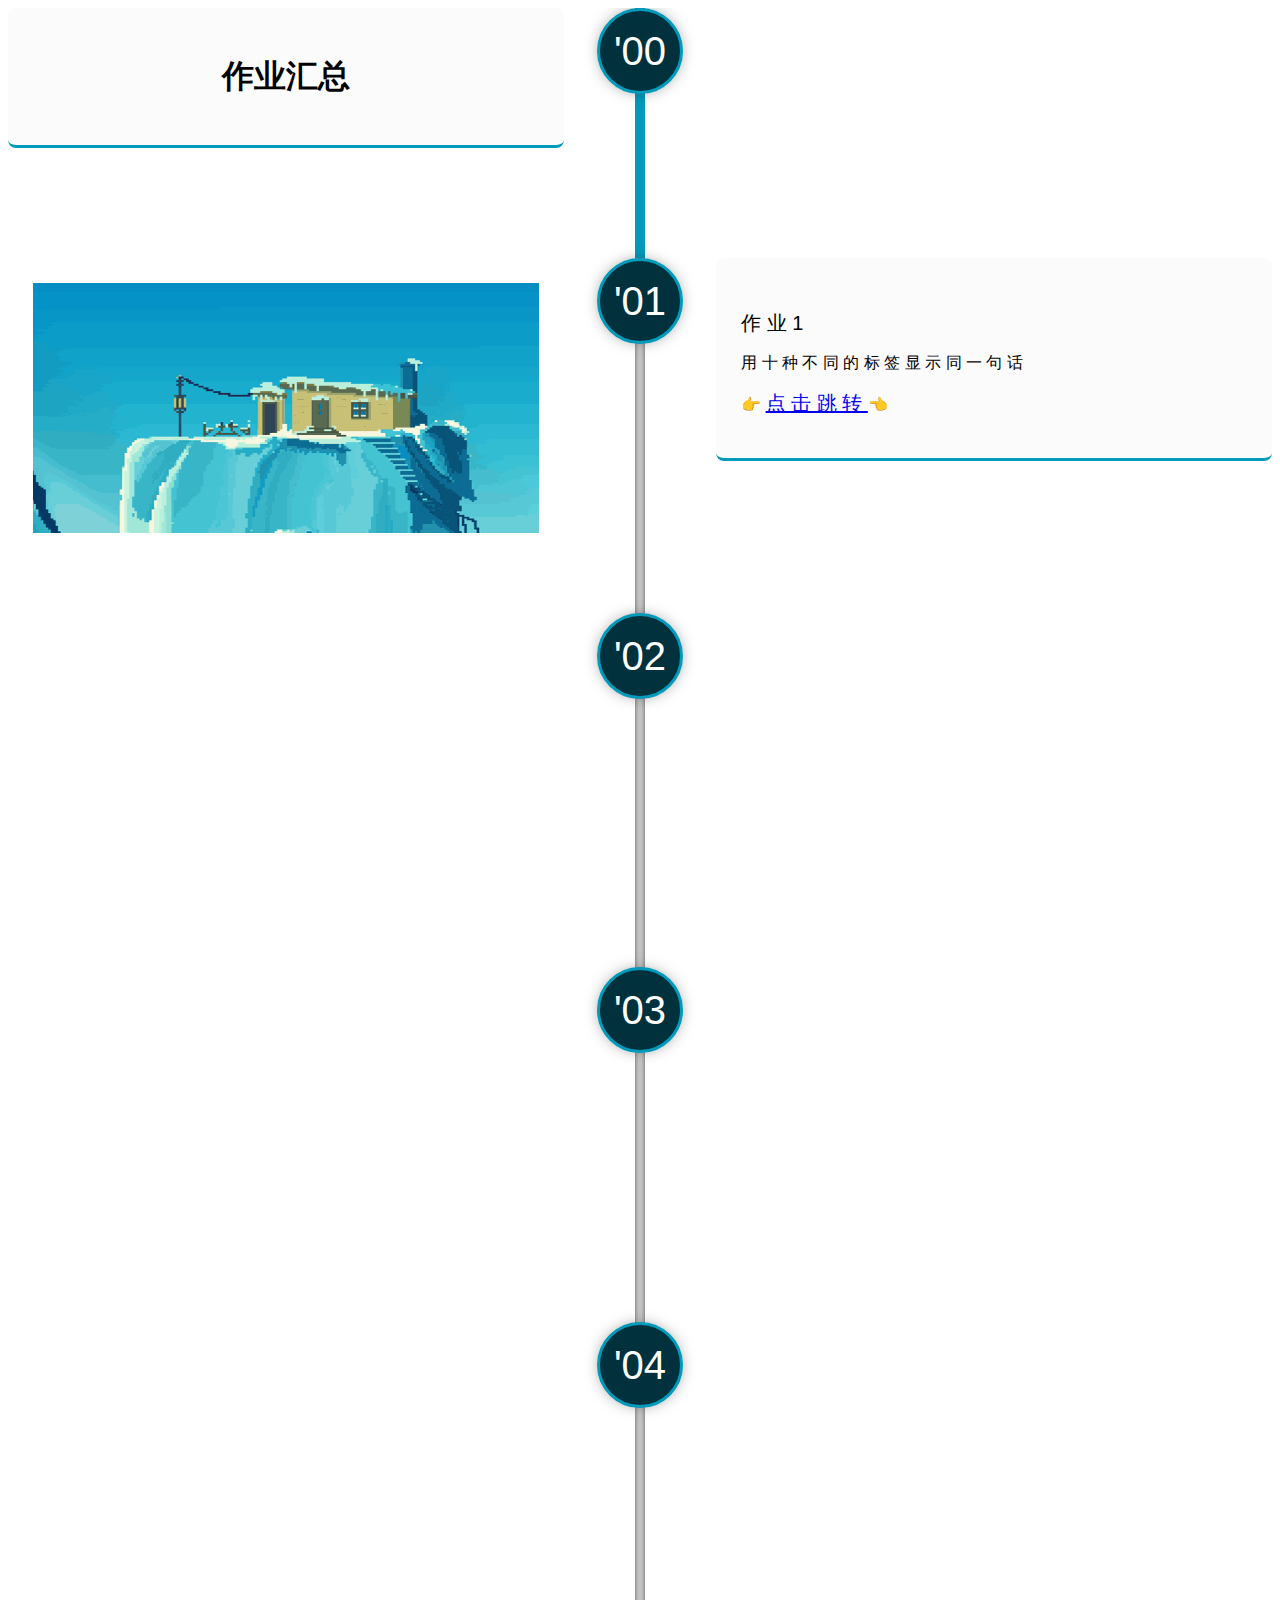
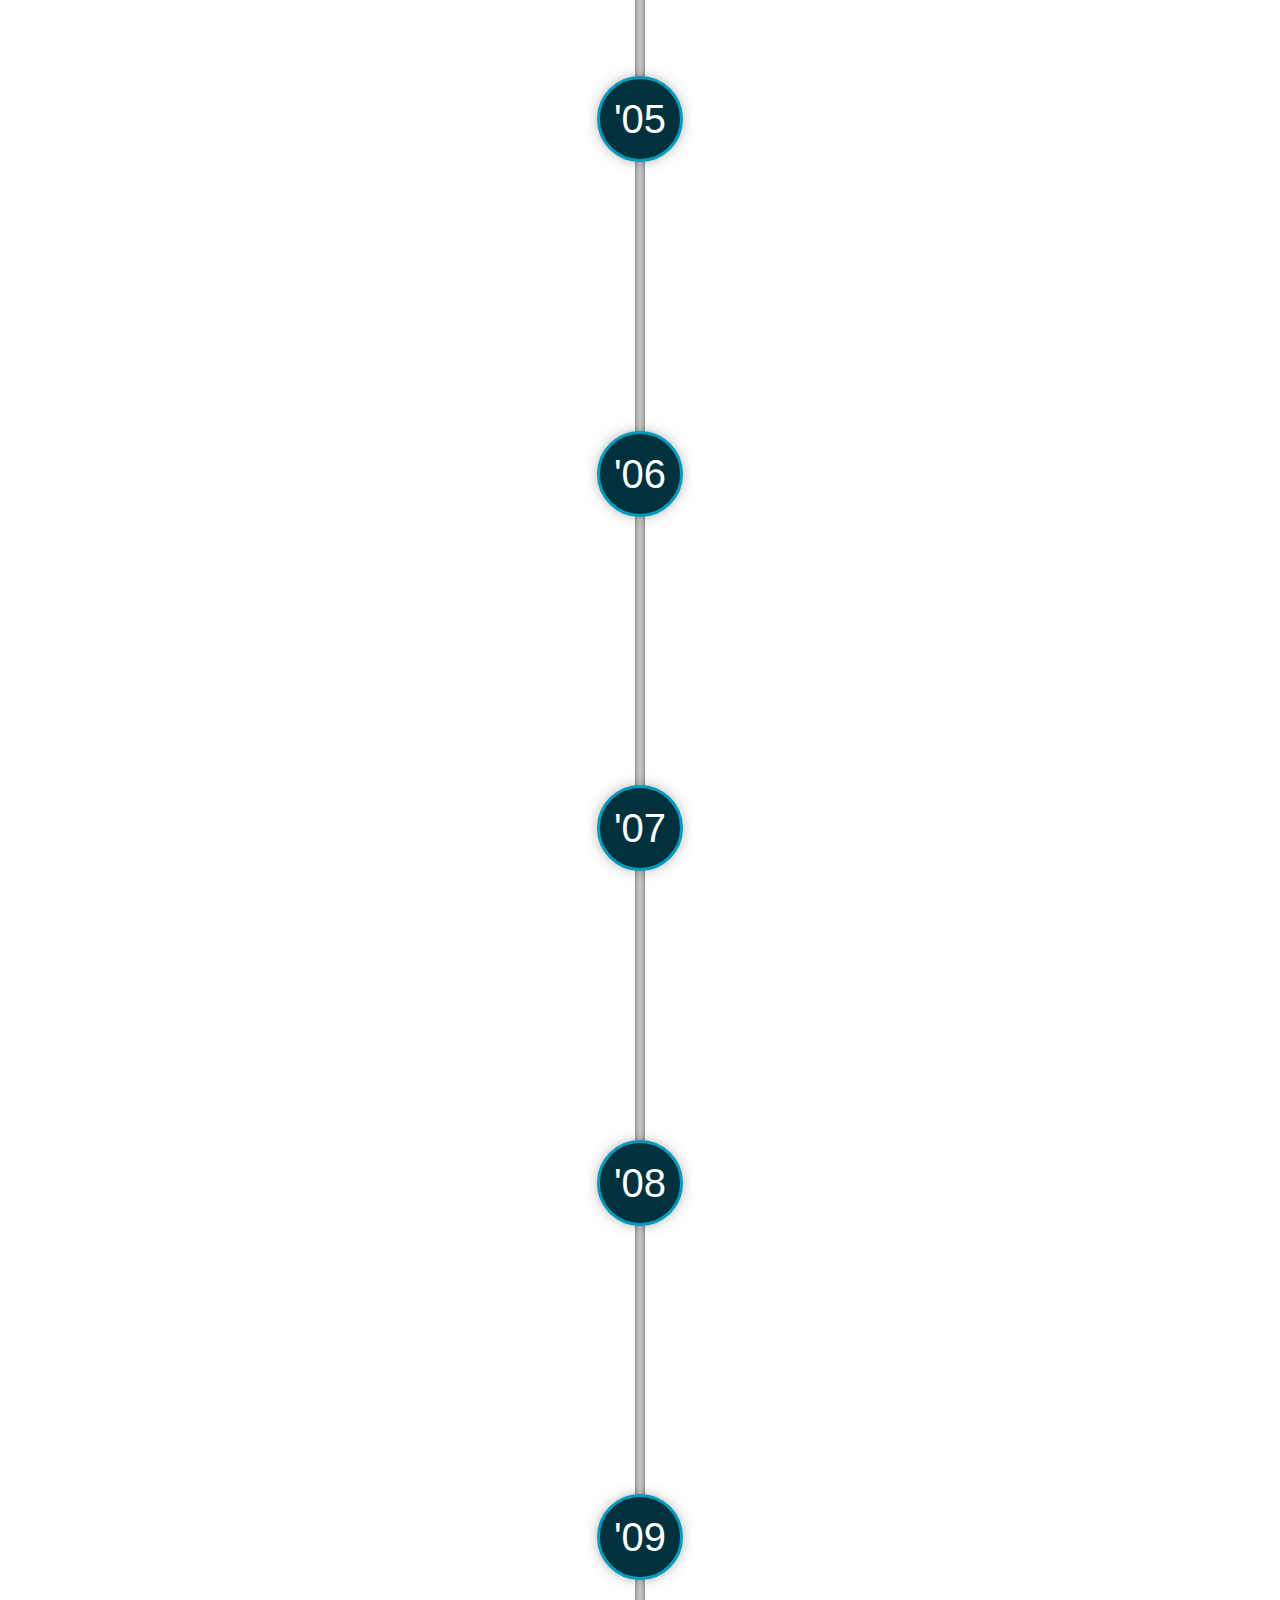
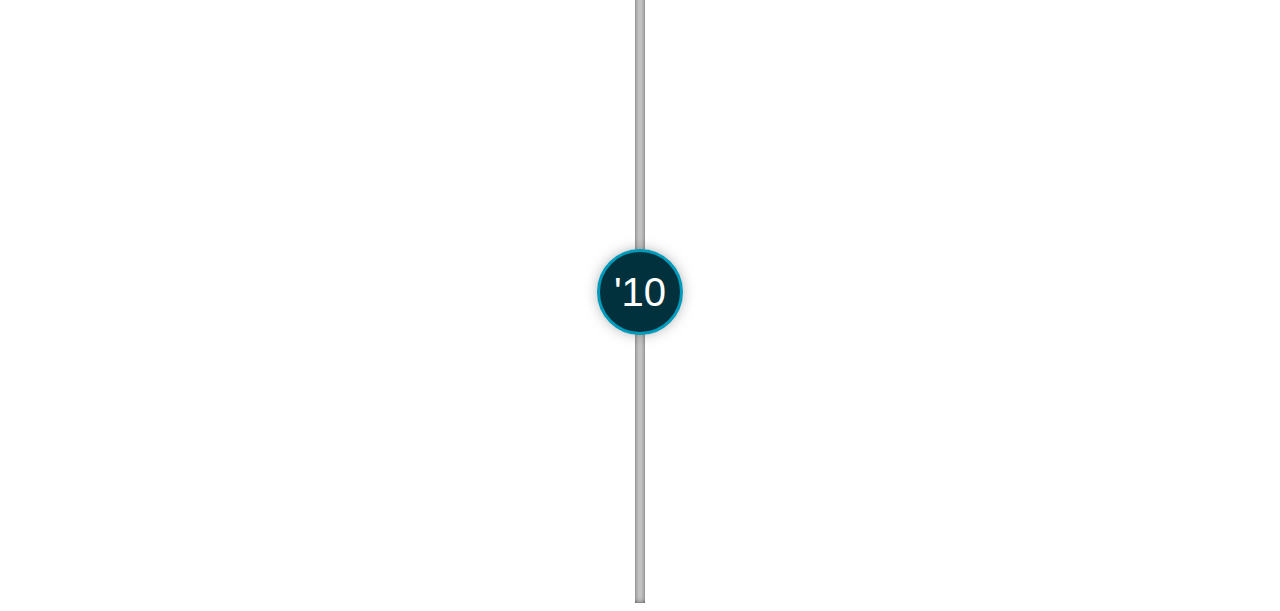
<file: index.html>
<!DOCTYPE html>
<html>
	<head>
		<meta charset="utf-8" />
		<meta http-equiv="X-UA-Compatible" content="IE=edge,chrome=1"/>
		<meta name="viewport" content="width=device-width,initial-scale=1.0" />
		<title>主页</title>
		<link rel="stylesheet" type="text/css" href="css/cntl.css" />
	</head>
	<body>
		<div class="jq22-container">	
			<div class="cntl">
				<span class="cntl-bar cntl-center">
					<span class="cntl-bar-fill"></span>
				</span>
		
				<div class="cntl-states">
		
					<div class="cntl-state">
						<div class="cntl-content">
							<h1 style="text-align: center;">作业汇总</h1>
						</div>
						<div class="cntl-icon cntl-center">'00</div>
					</div>
		
		
					<div class="cntl-state">
						<div class="cntl-content">
							<h4>作 业 1</h4>
							<p>用 十 种 不 同 的 标 签 显 示 同 一 句 话</p>
							<p>👉 <a href="index0.html" style="font-size: 20px;">点 击 跳 转 </a>👈</p>
						</div>
		
						<div class="cntl-image"><img src="img/a1.png"></div>
						<div class="cntl-icon cntl-center" >'01</div>
					</div>
		
					<div class="cntl-state">
						<div class="cntl-content">
							<h4>作 业 2</h4>
							<p>做一个高考志愿表（各种信息及照片，至少有10种不同的TYPE的input）</p>
							<p>👉 <a href="index1.html" style="font-size: 20px;">点 击 跳 转 </a>👈</p>
						</div>
		
						<div class="cntl-image"><img src="img/a2.png"></div>
						<div class="cntl-icon cntl-center">'02</div>
					</div>
		
					<div class="cntl-state">
						<div class="cntl-content">
							<h4>作 业 3</h4>
							<p>关于军训</p>
							<p>👉 <a href="index2.html" style="font-size: 20px;">点 击 跳 转 </a>👈</p>
						</div>
		
						<div class="cntl-image"><img src="img/a3.png"></div>
						<div class="cntl-icon cntl-center">'03</div>
					</div>
		
					<div class="cntl-state">
						<div class="cntl-content">
							<h4>作业 4</h4>
							<p>我的家乡</p>
							<p>👉 <a href="index3.html" style="font-size: 20px;">点 击 跳 转 </a>👈</p>
						</div>
		
						<div class="cntl-image"><img src="img/a4.png"></div>
						<div class="cntl-icon cntl-center">'04</div>
					</div>
					
					<div class="cntl-state">
						<div class="cntl-content">
							<h4>作业 5</h4>
							<p>我的爱好</p>
							<p>👉 <a href="index4.html" style="font-size: 20px;">点 击 跳 转 </a>👈</p>
						</div>
		
						<div class="cntl-image"><img src="img/a5.png"></div>
						<div class="cntl-icon cntl-center">'05</div>
					</div>
					
					<div class="cntl-state">
						<div class="cntl-content">
							<h4>作业 6</h4>
							<p>模仿网站</p>
							<p>👉 <a href="index5.html" style="font-size: 20px;">点 击 跳 转 </a>👈</p>
						</div>
		
						<div class="cntl-image"><img src="img/a6.png"></div>
						<div class="cntl-icon cntl-center">'06</div>
					</div>
					
					<div class="cntl-state">
						<div class="cntl-content">
							<h4>作业 7</h4>
							<p>弹性盒子</p>
							<p>👉 <a href="index6.html" style="font-size: 20px;">点 击 跳 转 </a>👈</p>
						</div>
		
						<div class="cntl-image"><img src="img/a7.png"></div>
						<div class="cntl-icon cntl-center">'07</div>
					</div>
					
					<div class="cntl-state">
						<div class="cntl-content">
							<h4>作业 8</h4>
							<p>js操作</p>
							<p>👉 <a href="index7.html" style="font-size: 20px;">点 击 跳 转 </a>👈</p>
						</div>
		
						<div class="cntl-image"><img src="img/a8.png"></div>
						<div class="cntl-icon cntl-center">'08</div>
					</div>
					
					<div class="cntl-state">
						<div class="cntl-content">
							<h4>作业 9</h4>
							<p>商业计划书</p>
							<p>👉 <a href="index8.html" style="font-size: 20px;">点 击 跳 转 </a>👈</p>
						</div>
		
						<div class="cntl-image"><img src="img/a9.png"></div>
						<div class="cntl-icon cntl-center">'09</div>
					</div>
					<div class="cntl-state">
						<div class="cntl-content">
							<h4>作业 10</h4>
							<p>商业网站</p>
							<p>👉 <a href="index9.html" style="font-size: 20px;">点 击 跳 转 </a>👈</p>
						</div>
		
						<div class="cntl-image"><img src="img/a10.png"></div>
						<div class="cntl-icon cntl-center">'10</div>
					</div>
				</div>
			</div>
		
		</div>
		
		<script type="text/javascript" src="js/jquery.min.js"></script>
		<script type="text/javascript" src="js/jquery.cntl.js"></script>
		<script type="text/javascript">
			$(document).ready(function(e){
				$('.cntl').cntl({
					revealbefore: 300,
					anim_class: 'cntl-animate',
					onreveal: function(e){
						console.log(e);
					}
				});
			});
		</script>
		
	</body>
</html>
</file>
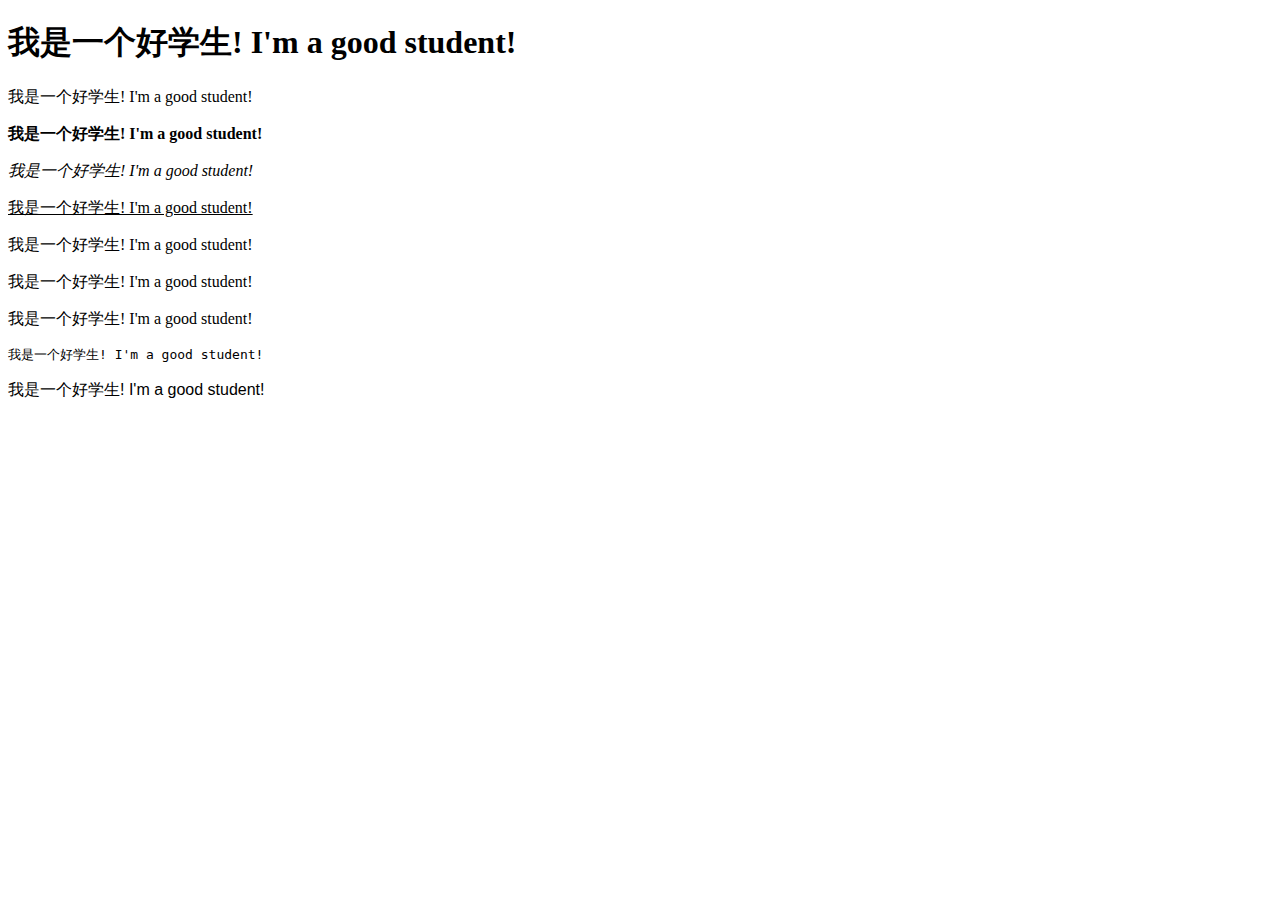
<file: tlz/index.html>
<!DOCTYPE html>
<html>
	<head>
		<meta charset="utf-8" />
		<title>作业1</title>
	</head>
	<body>
		<h1>我是一个好学生! I'm a good student!</h1>
		<p>我是一个好学生! I'm a good student!</p>
		<b>我是一个好学生! I'm a good student!</b>
		<p><i>我是一个好学生! I'm a good student!</i></p>
		<p><u>我是一个好学生! I'm a good student!</u></p>
		<p style="font-family: serif;">我是一个好学生! I'm a good student!</p>
		<p style="font-family: cursive;">我是一个好学生! I'm a good student!</p>
		<p style="font-family: fantasy;">我是一个好学生! I'm a good student!</p>
		<p style="font-family: monospace;">我是一个好学生! I'm a good student!</p>
		<p style="font-family: sans-serif;">我是一个好学生! I'm a good student!</p>
	</body>
</html>
</file>
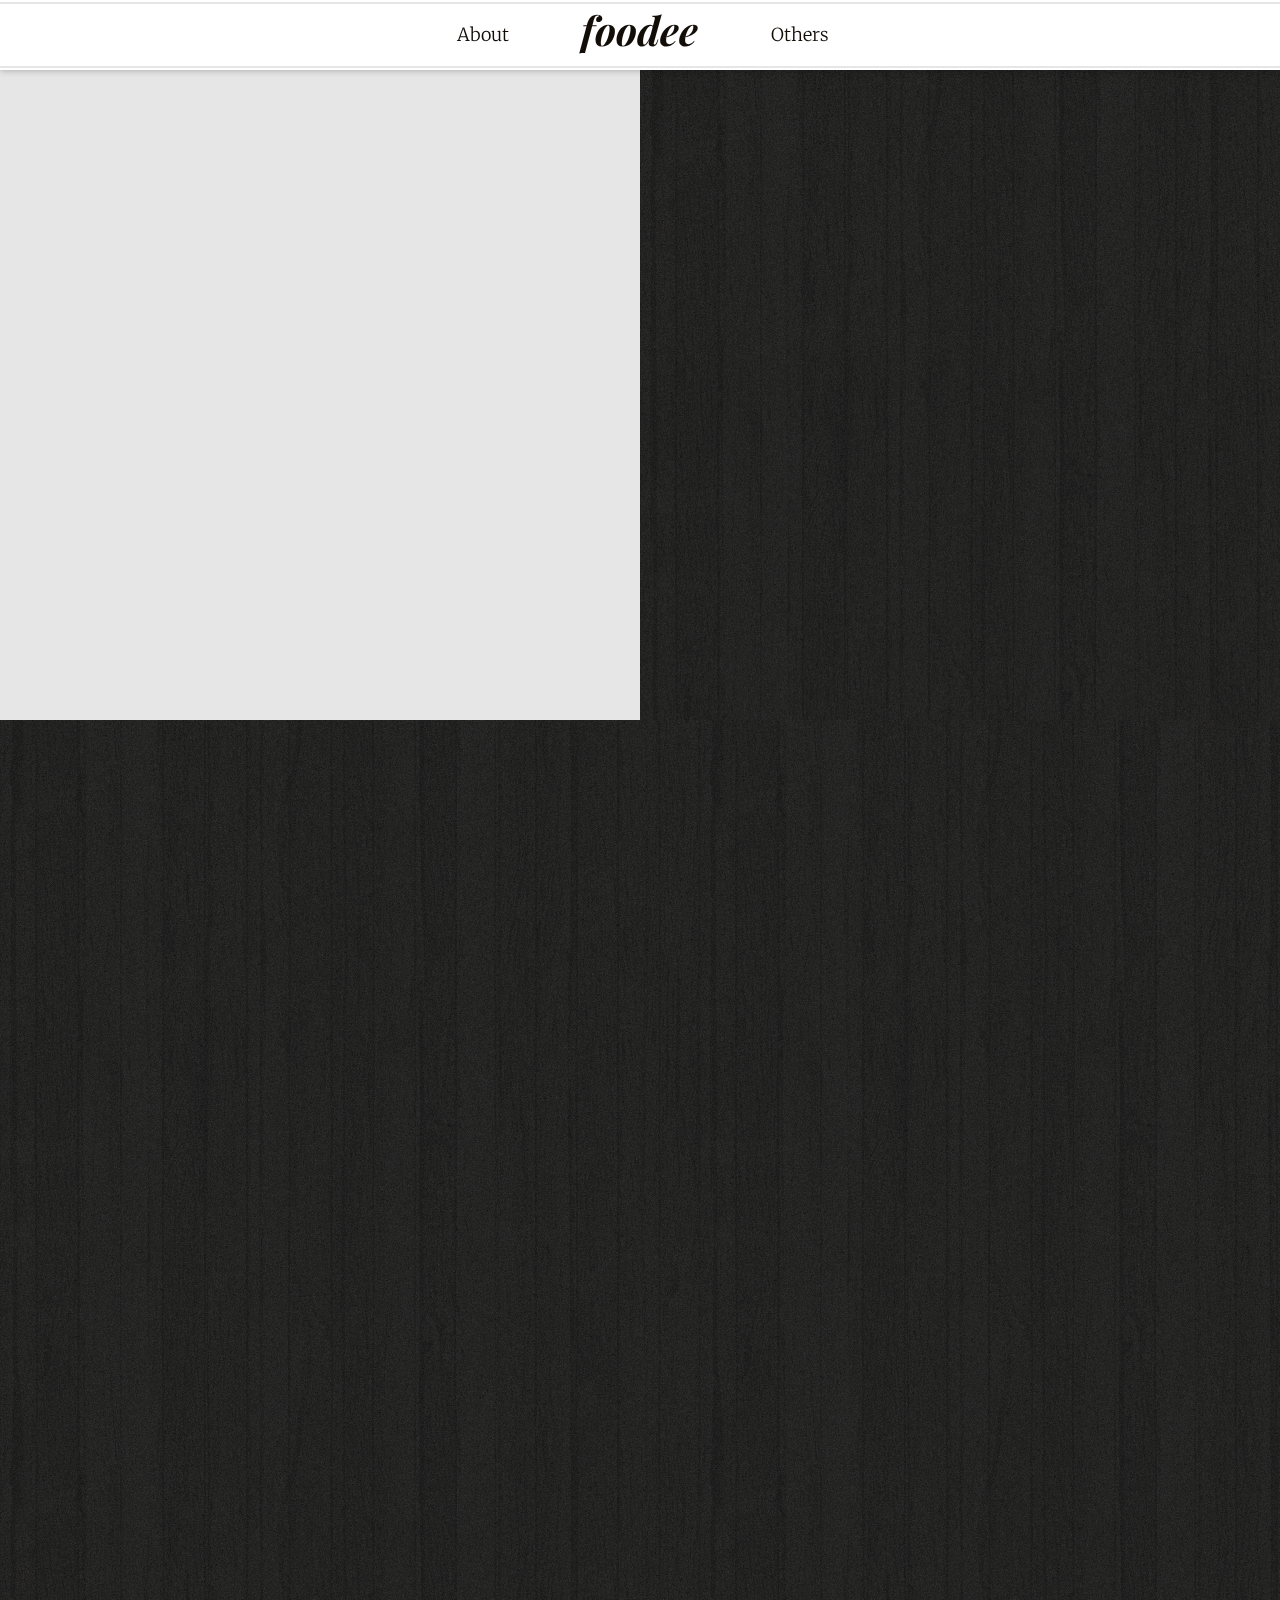
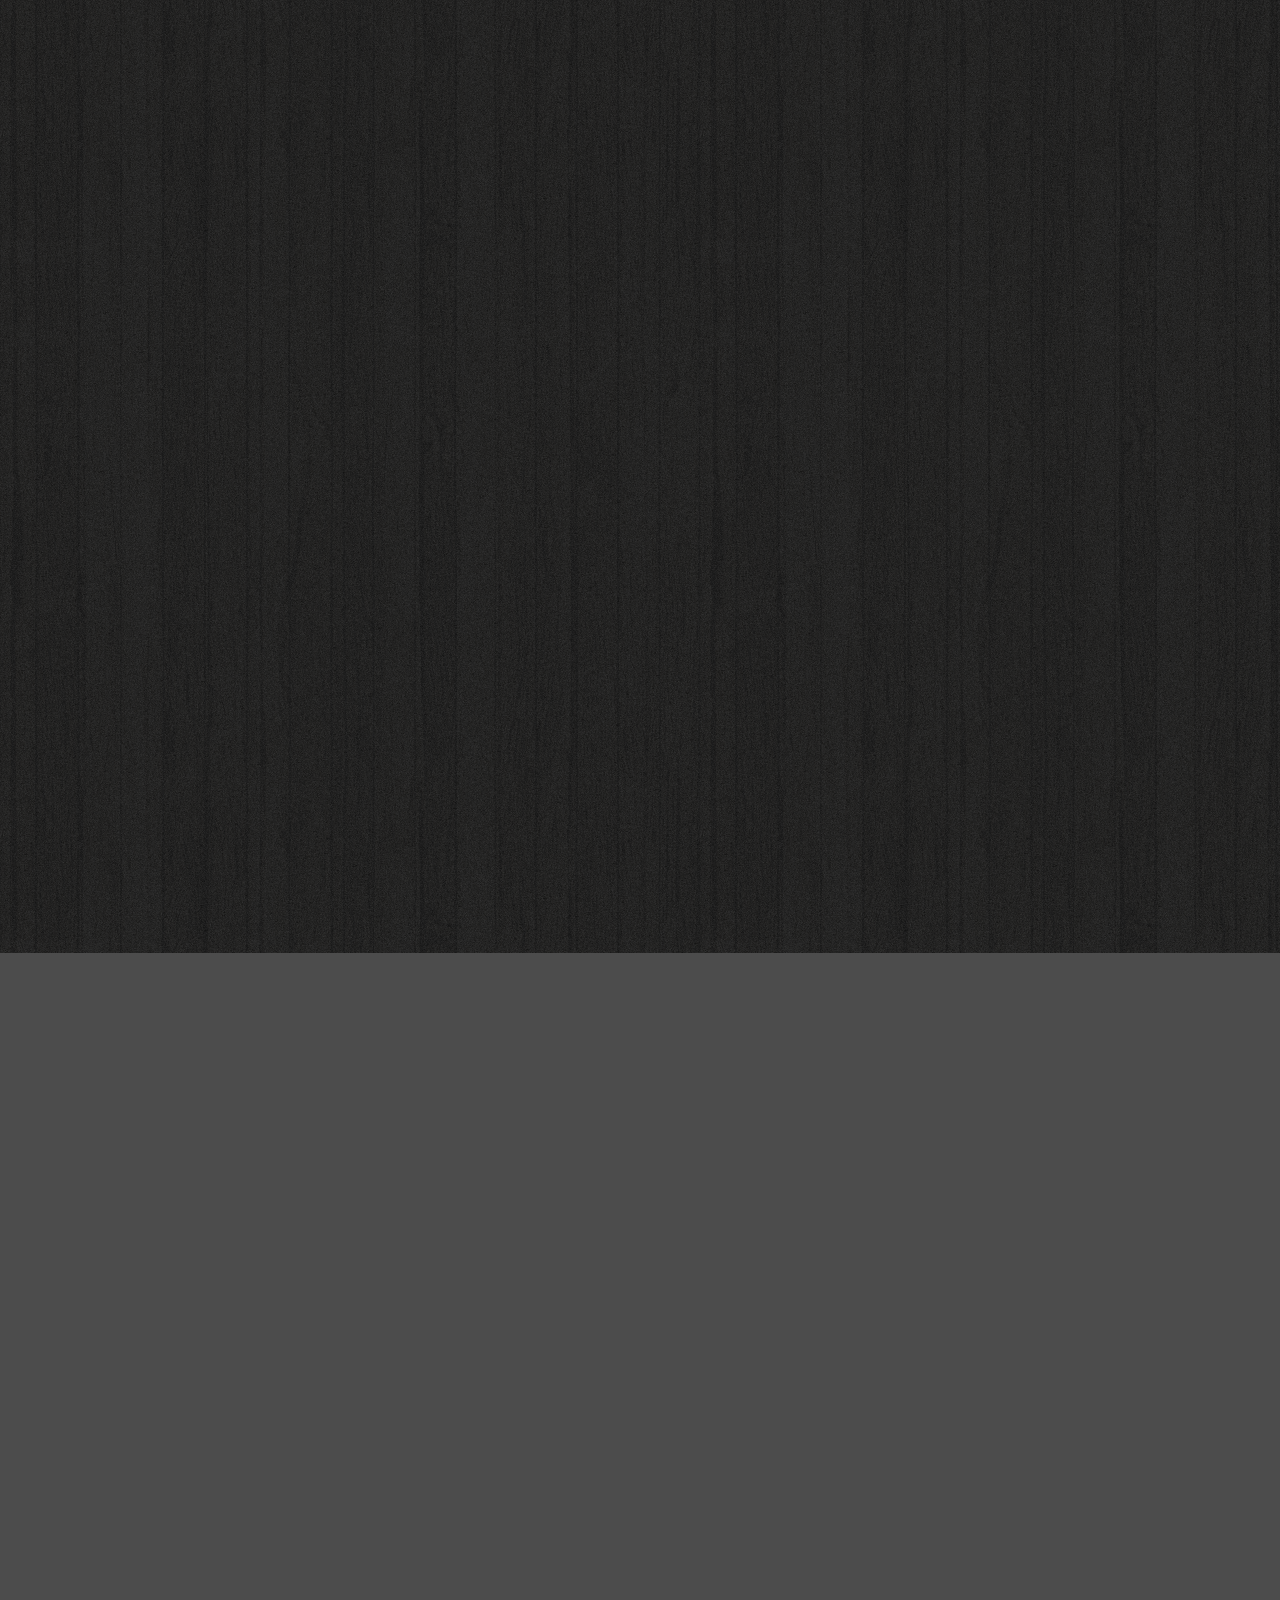
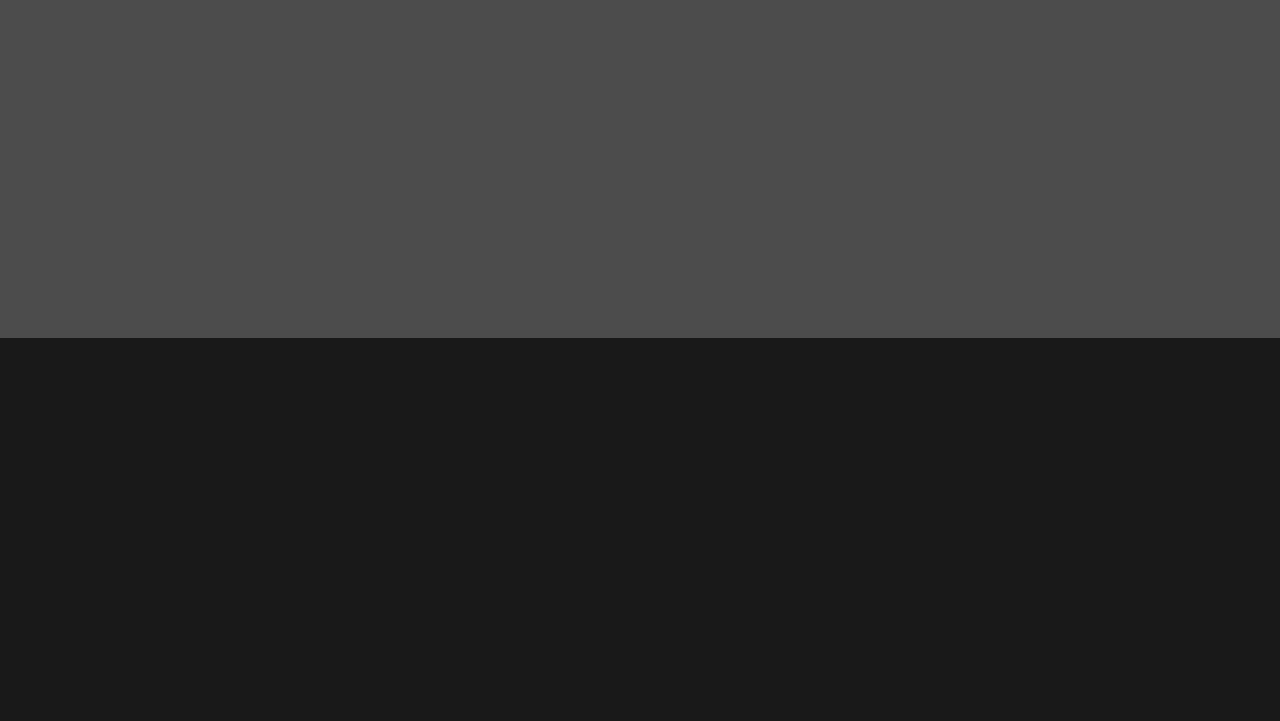
<file: about.html>
<!DOCTYPE html>
<html class="no-js">
	<head>
		<meta charset="utf-8">
		<meta http-equiv="X-UA-Compatible" content="IE=edge">
		<title>About</title>
		<meta name="viewport" content="width=device-width, initial-scale=1">

		<link rel="stylesheet" href="css/animate.css">
		<link rel="stylesheet" href="css/icomoon.css">
		<link rel="stylesheet" href="css/simple-line-icons.css">
		<link rel="stylesheet" href="css/bootstrap-datetimepicker.min.css">
		<link rel="stylesheet" href="css/flexslider.css">
		<link rel="stylesheet" href="css/bootstrap.css">
		<link rel="stylesheet" href="css/style1.css">
		<link href='https://fonts.googleapis.com/css?family=Playfair+Display:400,700,400italic,700italic|Merriweather:300,400italic,300italic,400,700italic' rel='stylesheet' type='text/css'>


		<script src="js/modernizr-2.6.2.min.js"></script>

	</head>

	<body>

		<div id="fh5co-container">
			<div class="js-sticky">
				<div class="fh5co-main-nav">
					<div class="container-fluid">
						<div class="fh5co-menu-1">
							<a href="#">About</a>
						</div>
						<div class="fh5co-logo">
							<a href="index9.html">foodee</a>
						</div>
						<div class="fh5co-menu-2">
							<a href="other.html">Others</a>
						</div>
					</div>

				</div>
			</div>

			<div id="fh5co-about" data-section="about">
				<div class="fh5co-2col fh5co-bg to-animate-2" style="background-image: url(images/res_img_0.jpg)"></div>
				<div class="fh5co-2col fh5co-text">
					<h2 class="heading to-animate">About Us</h2>
					<p class="to-animate"><span class="firstcharacter">F</span>oodee（美食家）与美食融合一体，提供诚信、快捷、安全的外烩服务，主要经营外送自助餐、冷餐会、展会茶歇、酒会、BBQ烧烤、年会（中式圆桌）、新品发布会、啤酒节、美食节等一站式、全方位餐饮服务等。不断更新的高端设备，中西结合的中央厨房，高效有素的优秀团队，是您举办活动最有效的保障。秉承为客户认真负责的理念：不仅提供优质的餐饮一站式服务，还免费进行整个活动的策划，把每一个细节交给我们，保障每场活动的完美成功。</p>
					<p class="text-center to-animate">
						<a href="images/商业计划书tlz.zip" class="btn btn-primary btn-outline">如有合作意向请点击了解详情</a>
					</p>
				</div>
			</div>

			<div id="fh5co-featured" data-section="features">
				<div class="container">
					<div class="row text-center fh5co-heading row-padded">
						<div class="col-md-8 col-md-offset-2">
							<h2 class="heading to-animate">我们的特色菜</h2>
							<p class="sub-heading to-animate">我们在菜品上作了许多有益的设计，每一组菜50种左右。在类别上中西兼顾，在烹制上技法兼顾，在用料上“海、陆、空”兼顾。菜品设计与台面设计相辅相成，冷暖搭配，深浅搭配。我们更会注意预制菜肴、厨房热菜和冷餐会现场操作的配合，既可增加进食气氛，也有利于菜肴质量。</p>
						</div>
					</div>
					<div class="row">
						<div class="fh5co-grid">
							<div class="fh5co-v-half to-animate-2">
								<div class="fh5co-v-col-2 fh5co-bg-img" style="background-image: url(images/shijin.jpg)"></div>
								<div class="fh5co-v-col-2 fh5co-text fh5co-special-1 arrow-left">
									<h2>  什    锦    乌    石    参  </h2>
									<h2>Mixed Black Ginseng</h2>
									<span class="pricing">¥70.00</span>
									<h3>什  锦  乌  石  参  是  广  东  揭  阳  一  带  的  传  统  名  菜  ，  属  粤  菜  系  。  以  乌  石  参  、  鸡  丁  、  肫  丁  、  蟹  肉  等  为  主  料  烹  饪  而  成  ，  为  夏  季  高  级  汤  菜  。</h3>
								</div>
							</div>
							<div class="fh5co-v-half">
								<div class="fh5co-h-row-2 to-animate-2">
									<div class="fh5co-v-col-2 fh5co-bg-img" style="background-image: url(images/tangou.jpg)"></div>
									<div class="fh5co-v-col-2 fh5co-text arrow-left">
										<h2>  蜜    汁    灌    藕</h2>
										<h2>Honeydew Lotus rhizome</h2>
										<span class="pricing">¥24.00</span>
										<h4>蜜汁藕富含淀粉、蛋白质、维生素C和B1，还含有丰富的无机盐，滋味甜脆。</h4>
									</div>
								</div>
								<div class="fh5co-h-row-2 fh5co-reversed to-animate-2">
									<div class="fh5co-v-col-2 fh5co-bg-img" style="background-image: url(images/niang.jpg)"></div>
									<div class="fh5co-v-col-2 fh5co-text arrow-right">
										<h2>  酿    三    宝  </h2>
										<span class="pricing">¥20.50</span>
										<h4>酿三宝，就是酿苦瓜、酿辣椒和酿茄子。出锅的酿三宝颜色鲜艳，味道怡人，让人食欲大开。</h4>
									</div>
								</div>
							</div>

							<div class="fh5co-v-half">
								<div class="fh5co-h-row-2 fh5co-reversed to-animate-2">
									<div class="fh5co-v-col-2 fh5co-bg-img" style="background-image: url(images/pisa.jpg)"></div>
									<div class="fh5co-v-col-2 fh5co-text arrow-right">
										<h2>  烤    肉    披    萨  </h2>
										<h2>Barbecue Pizza</h2>
										<span class="pricing">$8.50</span>
										<p>烤肉披萨是一种由特殊的饼底、乳酪、酱汁和肉酱等馅料烤制而成，具有意大利风味的食品。</p>
									</div>
								</div>
								<div class="fh5co-h-row-2 to-animate-2">
									<div class="fh5co-v-col-2 fh5co-bg-img" style="background-image: url(images/musi.jpg)"></div>
									<div class="fh5co-v-col-2 fh5co-text arrow-left">
										<h2>  慕    斯    蛋    糕  </h2>
										<h2>Mousse Cake</h2>
										<span class="pricing">$4.99</span>
										<p>慕斯蛋糕是一种以慕斯粉为主材料的糕点。外型、色泽、结构、口味变化丰富，更加自然纯正。</p>
									</div>
								</div>
							</div>
							<div class="fh5co-v-half to-animate-2">
								<div class="fh5co-v-col-2 fh5co-bg-img" style="background-image: url(images/xican.jpg)"></div>
								<div class="fh5co-v-col-2 fh5co-text fh5co-special-1 arrow-left">
									<h2>  牛    排    沙    拉  </h2>
									<h2>steak &amp; salad</h2>
									<span class="pricing">$12.99</span>
									<h3>牛  排  我  们  精  选  牛  脊  上  最  嫩  的  肉  ，  沙  拉  也  是  当  天  采  摘  的  新  鲜  水  果  蔬  菜  ，  力  求  给  顾  客  带  来  细  腻  化  、  个  性  化  、  多  样  化  的  体  验  。</h3>
								</div>
							</div>
						</div>
					</div>
				</div>
			</div>
			<div id="fh5co-events" data-section="events" style="background-image: url(images/bg.jpg);" data-stellar-background-ratio="0.5">
				<div class="fh5co-overlay"></div>
				<div class="container">
					<div class="row text-center fh5co-heading row-padded">
						<div class="col-md-8 col-md-offset-2 to-animate">
							<h2 class="heading">其他服务</h2>
							<p class="sub-heading">我们除了提供到场的餐饮服务外，还提供了许多场外的服务，尽最大的努力为有不同需求的顾客提供更满意、更便捷的服务。</p>
						</div>
					</div>
					<div class="row">
						<div class="col-md-4">
							<div class="fh5co-event to-animate-2">
								<h3>BBQ  烧烤</h3>
								<span class="fh5co-event-meta">需提前一周预约</span>
								<p>我们会提供烤架，烧烤师以及精彩的酒保表演，我们也可以提供烧烤材料、酒水饮料等顾客有需求的物品，如果顾客没有找到好的BBQ场地，也可以由我们负责联系、预约场地。</p>
								<p><a href="https://baike.baidu.com/item/bbq/79668" target="_blank" class="btn btn-primary btn-outline">Read More</a></p>
							</div>
						</div>
						<div class="col-md-4">
							<div class="fh5co-event to-animate-2">
								<h3>自助餐上门</h3>
								<span class="fh5co-event-meta">需提前告知人数</span>
								<p>为了让顾客不必出门就能享受各种美食，也考虑到顾客可能需要在自供场地举行宴会或Party，我们深思熟虑后创办这项服务，旨在让客户方便，让客户满意。</p>
								<p><a href="https://baike.baidu.com/item/自助餐/93922" target="_blank" class="btn btn-primary btn-outline">Read More</a></p>
							</div>
						</div>
						<div class="col-md-4">
							<div class="fh5co-event to-animate-2">
								<h3>桌 椅 租 赁</h3>
								<span class="fh5co-event-meta">需提供样式与数量</span>
								<p>贴心的我们还考虑到了顾客需要租赁桌椅的情况，尤其适合需要举办大型聚会，如年会这样的公司，您可以租赁我们公司所拥有的桌椅，也可以由我们联系您想租赁的其他桌椅。</p>
								<p><a href="https://baike.baidu.com/item/租赁" target="_blank" class="btn btn-primary btn-outline">Read More</a></p>
							</div>
						</div>
					</div>
				</div>
			</div>
		</div>

		<div id="fh5co-footer">
			<div class="container">
				<div class="row row-padded">
					<div class="col-md-12 text-center">
						<p class="to-animate">Copyright &copy; 2019.lz-tan.github.io All rights reserved.</p>
						<p class="text-center to-animate">
							<a href="#" class="js-gotop">Go To Top</a>
						</p>
					</div>
				</div>
				<div class="row">
					<div class="col-md-12 text-center">
						<ul class="fh5co-social">
							<li class="to-animate-2">
								<a href="#"><i class="icon-facebook"></i></a>
							</li>
							<li class="to-animate-2">
								<a href="#"><i class="icon-twitter"></i></a>
							</li>
							<li class="to-animate-2">
								<a href="#"><i class="icon-instagram"></i></a>
							</li>
						</ul>
					</div>
				</div>
			</div>
		</div>
<script src="js/jquery.min1.js"></script>
<script src="js/jquery.easing.1.3.js"></script>
<script src="js/bootstrap.min.js"></script>
<script src="js/moment.js"></script>
<script src="js/bootstrap-datetimepicker.min.js"></script>
<script src="js/jquery.waypoints.min.js"></script>
<script src="js/jquery.stellar.min.js"></script>
<script src="js/jquery.flexslider-min.js"></script>
<script src="js/main.js"></script>
	</body>

</html>
</file>
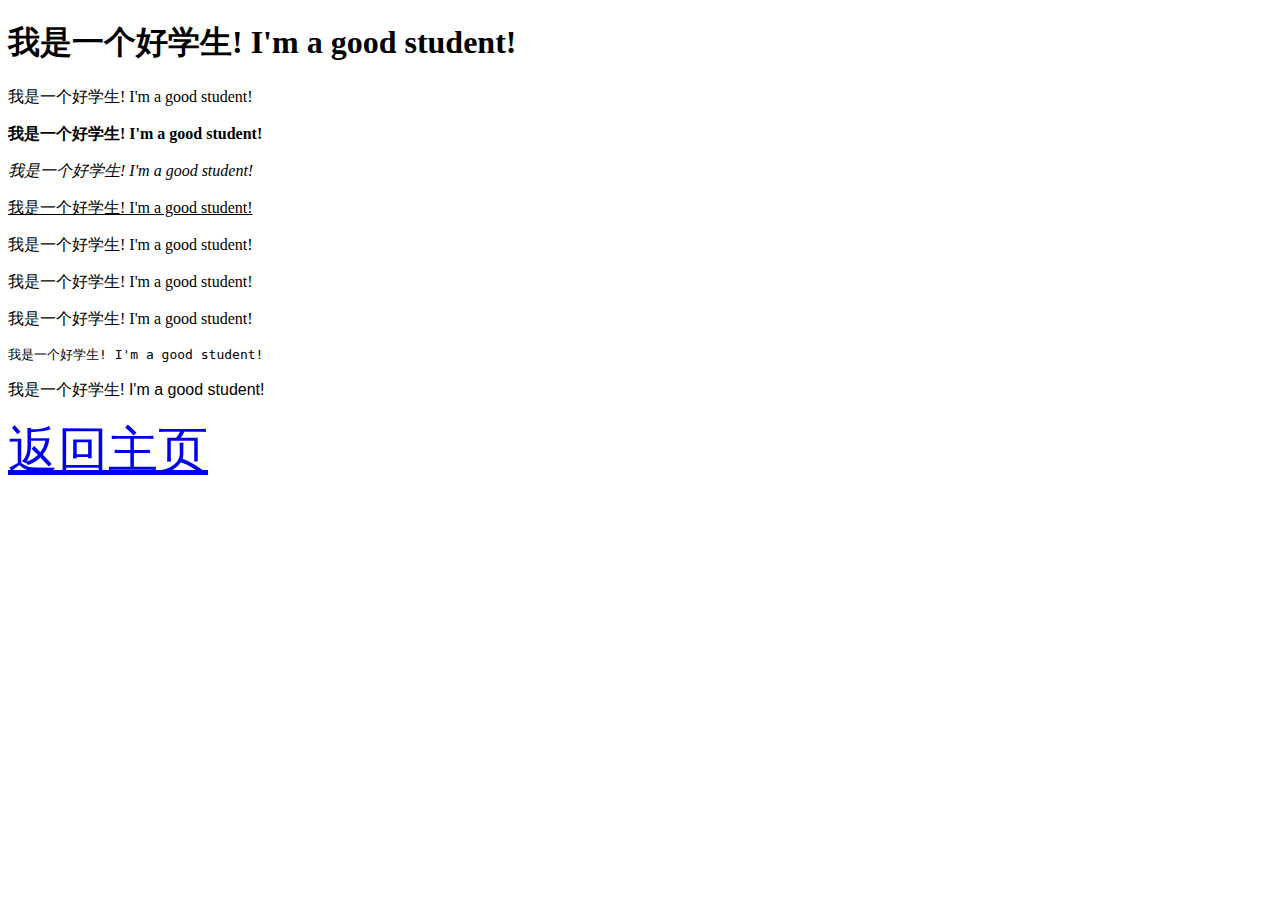
<file: index0.html>
<!DOCTYPE html>
<html>
	<head>
		<meta charset="utf-8" />
		<title>作业1</title>
	</head>
	<body>
		<h1>我是一个好学生! I'm a good student!</h1>
		<p>我是一个好学生! I'm a good student!</p>
		<b>我是一个好学生! I'm a good student!</b>
		<p><i>我是一个好学生! I'm a good student!</i></p>
		<p><u>我是一个好学生! I'm a good student!</u></p>
		<p style="font-family: serif;">我是一个好学生! I'm a good student!</p>
		<p style="font-family: cursive;">我是一个好学生! I'm a good student!</p>
		<p style="font-family: fantasy;">我是一个好学生! I'm a good student!</p>
		<p style="font-family: monospace;">我是一个好学生! I'm a good student!</p>
		<p style="font-family: sans-serif;">我是一个好学生! I'm a good student!</p>
		<a href="index.html" style="font-size: 50px;">返回主页</a>
	</body>
</html>
</file>
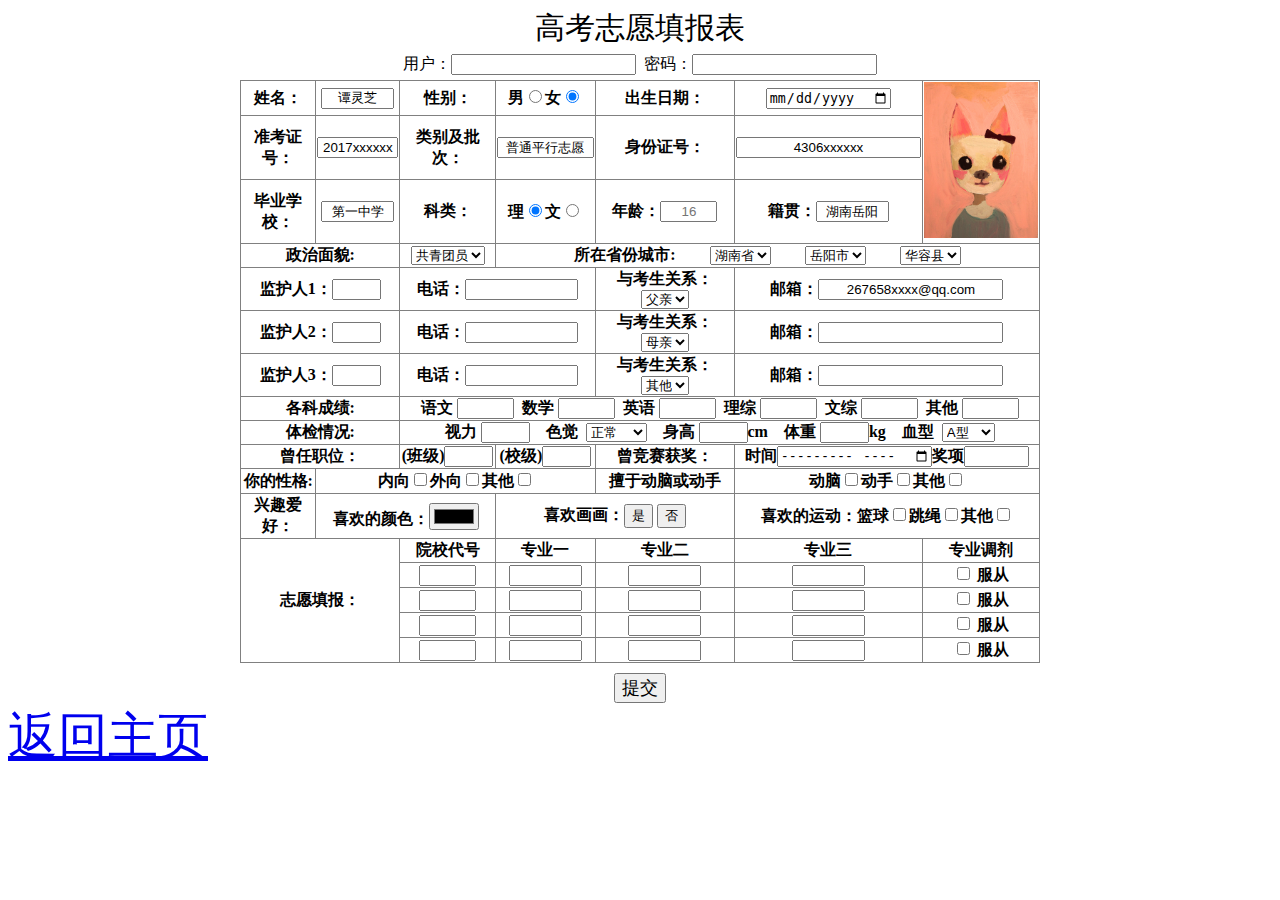
<file: index1.html>
<!DOCTYPE html>
<html>
	<head>
		<meta charset="utf-8" />
		<title>高考志愿填报表</title>
		
	</head>
	<body>
		<table border="1" style="border-collapse: collapse;" width="800px" align="center">
			<caption style="font-size: 30px;">高考志愿填报表</caption>
			<caption style="margin: 5px auto;">用户：<input type="text"/>&nbsp;&nbsp;密码：<input type="password"/></caption>
			<tr>
				<th>姓名：</th>
				<th><input type="text" value="谭灵芝" style="text-align: center;" size="6"/></th>
				<th>性别：</th>
				<th>男<input type="radio" name="a"/>女<input type="radio" name="a" checked="checked"/></th>
				<th>出生日期：</th>
				<th><input type="date"/></th>
				<th rowspan="3"><img src="img/1.png" style="width:114px; height:156px;"></th>
			</tr>
			<tr>
				<th>准考证号：</th>
				<th><input type="text" value="2017xxxxxx" style="text-align: center;" size="7"/></th>
				<th>类别及批次：</th>
				<th><input type="text" value="普通平行志愿" style="text-align: center;" size="9"/></th>
				<th>身份证号：</th>
				<th><input type="text" value="4306xxxxxx" style="text-align: center;"/></th>
			</tr>
			<tr>
				<th>毕业学校：</th>
				<th><input type="text" value="第一中学" style="text-align: center;" size="6"/></th>
				<th>科类：</th>
				<th>理<input type="radio" name="b" checked="checked"/>文<input type="radio" name="b"/></th>
				<th>年龄：<input type="text" placeholder="16" style="text-align: center;" size="4"/></th>
				<th>籍贯：<input type="text" value="湖南岳阳" style="text-align: center;" size="6"/></th>
			</tr>
			<tr>
				<th colspan="2">政治面貌:</th>
				<th>
					<select>
						<option>共青团员</option>
						<option>中共党员</option>
						<option>少先队员</option>
						<option>群众</option>
					</select>
				</th>
				<th colspan="4">所在省份城市:
					<select style="margin-left: 30px;">
						<option>湖南省</option>
						<option>北京市</option>
						<option>重庆市</option>
						<option>广东省</option>
						<option>其他</option>
					</select>
					<select style="margin-left: 30px;">
						<option>岳阳市</option>
						<option>湘潭市</option>
						<option>长沙市</option>
						<option>西安市</option>
						<option>其他</option>
					</select>
					<select style="margin-left: 30px;">
						<option>华容县</option>
						<option>汨罗县</option>
						<option>其他</option>
					</select>
				</th>	
			</tr>
			<tr>
				<th colspan="2">监护人1：<input type="text" value="" style="text-align: center;" size="3"/></th>
				<th colspan="2">电话：<input type="tel" value="" style="text-align: center;" size="11"/></th>
				<th>与考生关系：
					<select>
						<option>父亲</option>
						<option>母亲</option>
						<option>兄弟</option>
						<option>姐妹</option>
						<option>其他</option>
					</select>
				</th>
				<th colspan="2">邮箱：<input type="email" value="267658xxxx@qq.com" style="text-align: center;"/></th>
			</tr>
			<tr>
				<th colspan="2">监护人2：<input type="text" value="" style="text-align: center;" size="3"/></th>
				<th colspan="2">电话：<input type="tel" value="" style="text-align: center;" size="11"/></th>
				<th>与考生关系：
					<select>
						<option>母亲</option>
						<option>父亲</option>
						<option>兄弟</option>
						<option>姐妹</option>
						<option>其他</option>
					</select>
				</th>
				<th colspan="2">邮箱：<input type="email" value="" style="text-align: center;"/></th>
			</tr>
			<tr>
				<th colspan="2">监护人3：<input type="text" value="" style="text-align: center;" size="3"/></th>
				<th colspan="2">电话：<input type="tel" value="" style="text-align: center;" size="11"/></th>
				<th>与考生关系：
					<select>
						<option>其他</option>
						<option>父亲</option>
						<option>母亲</option>
						<option>兄弟</option>
						<option>姐妹</option>
					</select>
				</th>
				<th colspan="2">邮箱：<input type="email" value="" style="text-align: center;"/></th>
			</tr>
			<tr>
				<th colspan="2">各科成绩:</th>
				<th colspan="5">
					语文&nbsp;<input type="text" size="4"/>&nbsp;
					数学&nbsp;<input type="text" size="4"/>&nbsp;
					英语&nbsp;<input type="text" size="4"/>&nbsp;
					理综&nbsp;<input type="text" size="4"/>&nbsp;
					文综&nbsp;<input type="text" size="4"/>&nbsp;
					其他&nbsp;<input type="text" size="4"/>
				</th>
			</tr>
			<tr>
				<th colspan="2">体检情况:</th>
				<th colspan="5">视力&nbsp;<input type="text" style="text-align: center;" size="3"/>&nbsp;&nbsp;&nbsp;
				色觉&nbsp;
					<select >
						<option>正常</option>
						<option>不正常</option>
					</select>&nbsp;&nbsp;&nbsp;
				身高&nbsp;<input type="text" style="text-align: center;" size="3"/>cm&nbsp;&nbsp;&nbsp;
				体重&nbsp;<input type="text" style="text-align: center;" size="3"/>kg&nbsp;&nbsp;&nbsp;
				血型&nbsp;
					<select>
						<option>A型</option>
						<option>B型</option>
						<option>O型</option>
						<option>AB型</option>
					</select>
			</tr>
			<tr>
				<th colspan="2">曾任职位：</th>
				<th>(班级)<input type="text" style="text-align: center;" size="3"/></th>
				<th>(校级)<input type="text" style="text-align: center;" size="3"/></th>
				<th>曾竞赛获奖：</th>
				<th colspan="2">时间<input type="month" size="4"/>奖项<input type="text" style="text-align: center;" size="5"/></th>
			</tr>
			<tr>
				<th>你的性格:</th>
				<th colspan="3">内向<input type="checkbox"/>外向<input type="checkbox"/>其他<input type="checkbox"/></th>
				<th>擅于动脑或动手</th>
					<th colspan="2">动脑<input type="checkbox"/>动手<input type="checkbox"/>其他<input type="checkbox"/></th>
			</tr>
			<tr>
				<th>兴趣爱好：</th>
				<th colspan="2">喜欢的颜色：<input type="color"/></th>
				<th colspan="2">喜欢画画：<input type="button" value="是" />&nbsp;<input type="button" value="否"/></th>
				<th colspan="2">喜欢的运动：篮球<input type="checkbox" />跳绳<input type="checkbox" />其他<input type="checkbox"</th>
			</tr>
			<tr>
				<th rowspan="5" colspan="2">志愿填报：</th>
				<th>院校代号</th>
				<th>专业一</th>
				<th>专业二</th>
				<th>专业三</th>
				<th>专业调剂</th>
			</tr>
			<tr>
				<th><input type="text" style="text-align: center;" size="4"/></th>
				<th><input type="text" style="text-align: center;" size="6"/></th>
				<th><input type="text" style="text-align: center;" size="6"/></th>
				<th><input type="text" style="text-align: center;" size="6"/></th>
				<th><input type="checkbox"/>&nbsp;服从</th>
			</tr>
			<tr>
				<th><input type="text" style="text-align: center;" size="4"/></th>
				<th><input type="text" style="text-align: center;" size="6"/></th>
				<th><input type="text" style="text-align: center;" size="6"/></th>
				<th><input type="text" style="text-align: center;" size="6"/></th>
				<th><input type="checkbox"/>&nbsp;服从</th>
			</tr>
			<tr>
				<th><input type="text" style="text-align: center;" size="4"/></th>
				<th><input type="text" style="text-align: center;" size="6"/></th>
				<th><input type="text" style="text-align: center;" size="6"/></th>
				<th><input type="text" style="text-align: center;" size="6"/></th>
				<th><input type="checkbox"/>&nbsp;服从</th>
			</tr>
			<tr>
				<th><input type="text" style="text-align: center;" size="4"/></th>
				<th><input type="text" style="text-align: center;" size="6"/></th>
				<th><input type="text" style="text-align: center;" size="6"/></th>
				<th><input type="text" style="text-align: center;" size="6"/></th>
				<th><input type="checkbox"/>&nbsp;服从</th>
			</tr>
		</table>
		<center style="margin-top: 10px;"><input type="submit" value="提交" style="font-size: 18px;"/></center>
		<a href="index.html" style="font-size: 50px;">返回主页</a>
	</body>
</html>
</file>
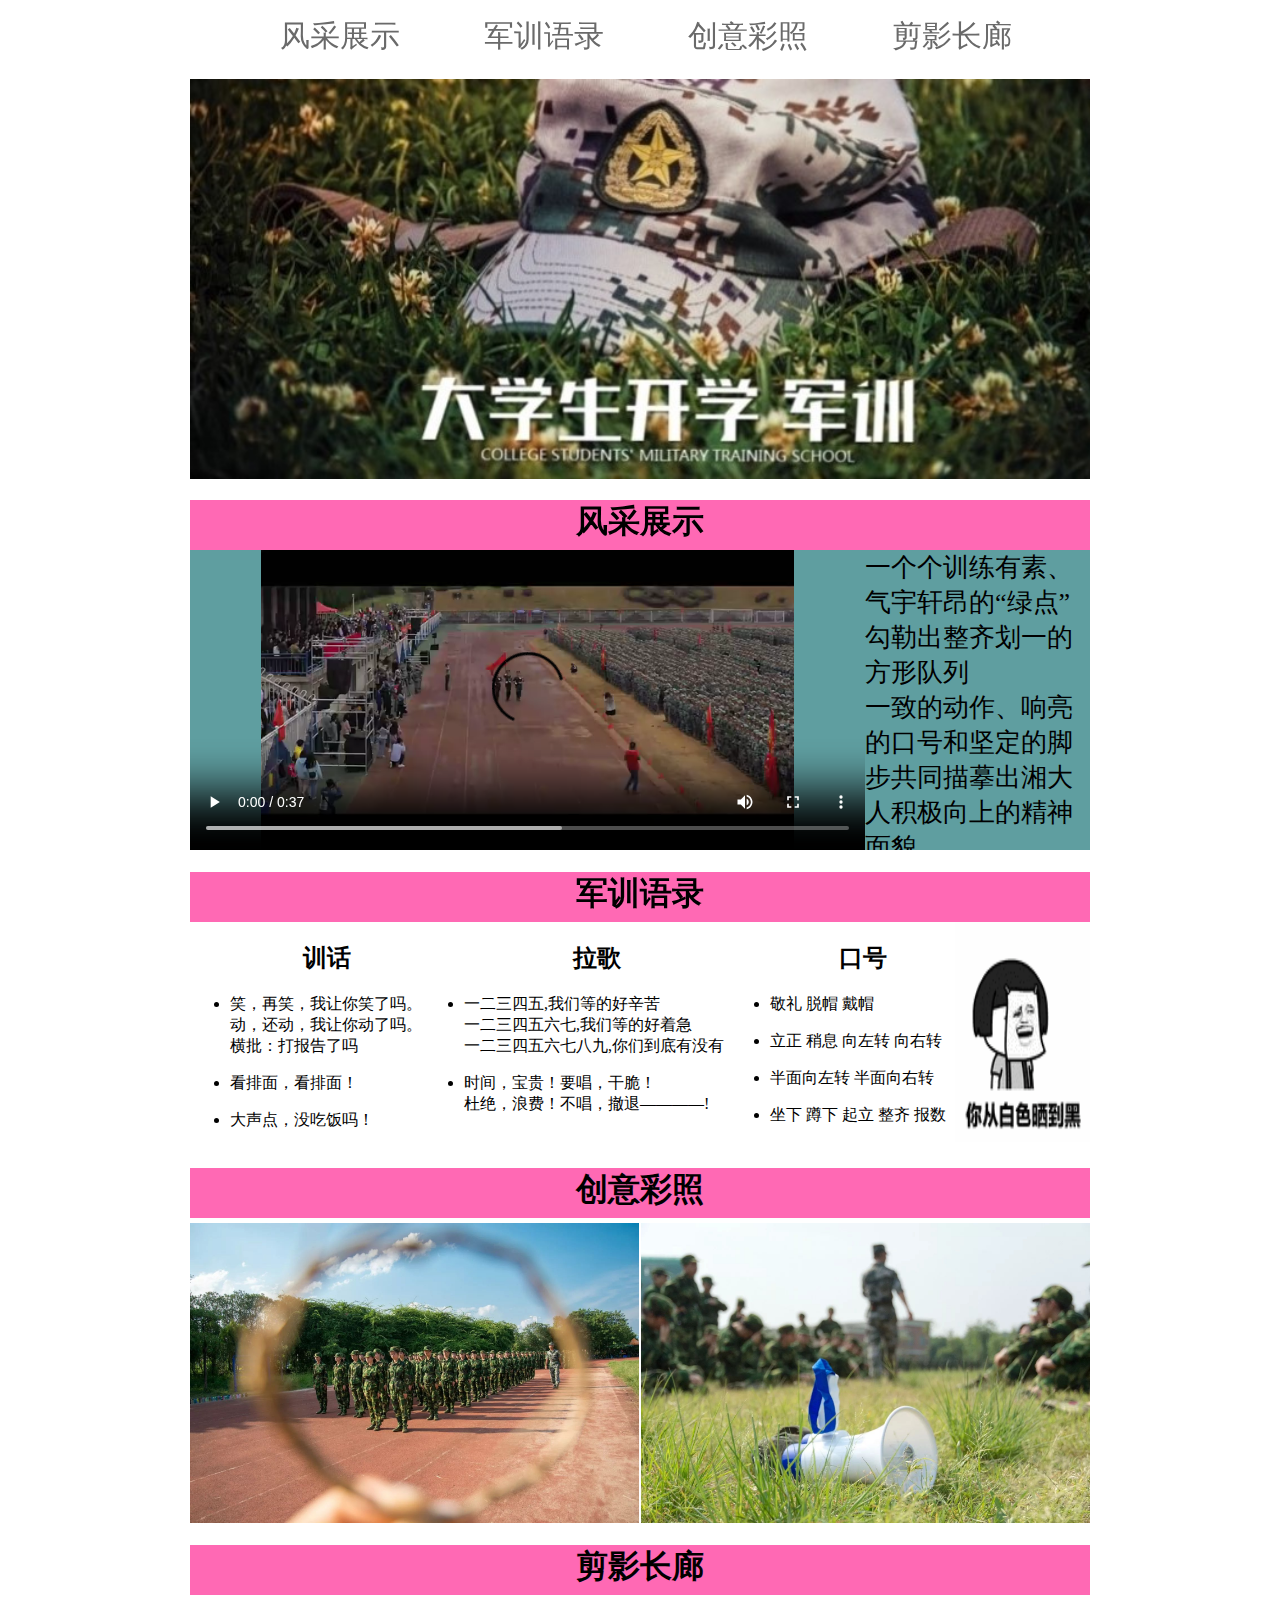
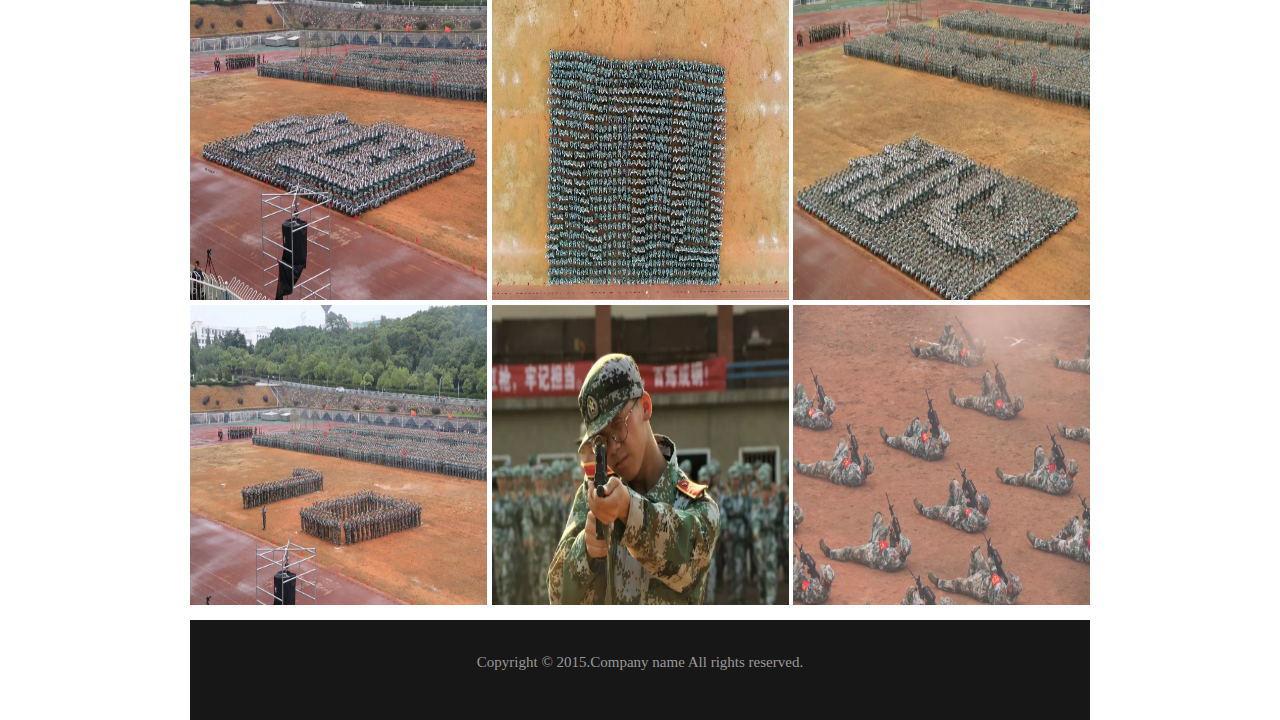
<file: index2.html>
<!DOCTYPE html>
<html>
	<head>
		<meta charset="utf-8" />
		<title>军训时光</title>
		<style>
			body {
				margin: 0 auto;
				width: 900px;
			}
			.li {
				display: inline-block;
			}
			.header {
				background-color: #fff;
				border: none;
				margin-bottom: 13px;
			}
			.footer {
				background: #181717;
				height: 100px;
				margin-top: 5px;
			}
			.copy-rights {
				text-align: center;
			}
			
			.copy-rights p {
				color: #999;
				font-size: 15px;
				font-weight: 300;
			}
			.left {
				float: left;
				width: 75%;
				height: 300px;
				display: inline-block;
			}
			.right {
				float: right;
				width: 25%;
				height: 300px;
				display: inline-block;
			}
			#a{
				display: block;
				color: #6a6a6a;
				font-size: 30px;
				padding: 0 40px;
				text-decoration: none;
			}
			#a:hover {
				color: hotpink;
				font-size: 35px;
			}
		</style>
	</head>
	<body>
		<div class="header">
			<div style="margin: 0 auto;">
				<div style="width: 100%; height: 50px;">
					<ul>
						<li class="li" style="margin-left: 10px;">
							<a id="a" href="#fczs">风采展示</a>
						</li>
						<li class="li">
							<a id="a" href="#jxyl">军训语录</a>
						</li>
						<li class="li">
							<a id="a" href="#cycz">创意彩照</a>
						</li>
						<li class="li">
							<a id="a" href="#jycl">剪影长廊</a>
						</li>
					</ul>
				</div>
			</div>
		</div>
		<div style="background: url(img/1.jpg) no-repeat;width: 100%;min-height: 400px;background-size: cover;margin: 0 auto;"></div>
		<div id="fczs" style="background-color: #FF69B4;">
			<div style="width: 100%;text-align: center;height: 50px;"><h1>风采展示</h1></div>
			<div style="background-color: cadetblue;overflow: hidden;">
				<video id="video" controls="controls" class="left">
					<source src="img/junxun.mp4" type="video/mp4"></source>
				</video>
				<div class="right">
					<p style="font-family: serif; font-size: 26px;margin: 0 10px 0 0;">一个个训练有素、气宇轩昂的“绿点”勾勒出整齐划一的方形队列<br/>
						一致的动作、响亮的口号和坚定的脚步共同描摹出湘大人积极向上的精神面貌
					</p>
				</div>
			</div>
		</div>
		<div id="jxyl" style=" margin-top: 20px;">
			<div style="width: 100%;text-align: center;height: 50px;background-color: #FF69B4;"><h1>军训语录</h1></div>
			<div style="overflow: hidden;">
				<div style="float: left;width: 26%;">
					<ul>
						<h2 style="text-align: center;">训话</h2>
						<li>
							<p>笑，再笑，我让你笑了吗。<br/>动，还动，我让你动了吗。<br/> 横批：打报告了吗</p>
						</li>
						<li>
							<p>看排面，看排面！</p>
						</li>
						<li>
							<p>大声点，没吃饭吗！</p>
						</li>
					</ul>
				</div>
				<div style="float: left;width: 34%;">
					<ul>
						<h2 style="text-align: center;">拉歌</h2>
						<li>
							<p>一二三四五,我们等的好辛苦<br/>一二三四五六七,我们等的好着急<br/>一二三四五六七八九,你们到底有没有
						</li>
						<li>
							<p>时间，宝贵！要唱，干脆！<br/>杜绝，浪费！不唱，撤退————!<br/></p>
						</li>
					</ul>
				</div>
				<div style="float: left;width: 25%;">
					<ul>
						<h2 style="text-align: center;">口号</h2>
						<li>
							<p>敬礼  脱帽  戴帽</p>
						</li>
						<li>
							<p>立正 稍息 向左转 向右转</p>
						</li>
						<li>
							<p>半面向左转   半面向右转</p>
						</li>
						<li>
							<p>坐下 蹲下 起立 整齐 报数</p>
						</li>
					</ul>
				</div>
				<img src="img/1.gif" style="width: 15%;height: 220px;" />
			</div>
		</div>
		<div id="cycz" style=" margin-top: 20px;">
			<div style="width: 100%;text-align: center;height: 50px;background-color: #FF69B4;"><h1>创意彩照</h1></div>
			<div style="overflow: hidden;margin-top: 5px;">
				<div style="float: left;width:49.9%;height: 300px;">
					<img src="img/2.jpg" style="width: 100%;height: 100%;" />
				</div>
				<div style="float: right;width:49.9%;height: 300px;">
					<img src="img/3.jpg" style="width: 100%;height: 100%;" />
				</div>
			</div>
		</div>
		<div id="jycl" style=" margin-top: 20px;">
			<div style="width: 100%;text-align: center;height: 50px;background-color: #FF69B4;"><h1>剪影长廊</h1></div>
			<div style="overflow: hidden;margin-top: 5px;">
				<div style="float: left;width: 33%;height:300px;">
					<img src="img/7.jpg" style="width: 100%;height: 100%;"/>
				</div>
				<div style="float: left;width: 33%;height: 300px;margin-left: 4.5px;">
					<img src="img/9.jpg" style="width: 100%;height: 100%;"/>
				</div>
				<div style="float: right;width: 33%;height: 300px;">
					<img src="img/4.jpg" style="width: 100%;height: 100%;"/>
				</div>
			</div>
			<div style="overflow: hidden; margin-top: 5px;">
				<div style="float: left;width: 33%;height:300px;">
					<img src="img/6.jpg" style="width: 100%;height: 100%;"/>
				</div>
				<div style="float: left;width: 33%;height: 300px;margin-left: 4.5px;">
					<img src="img/8.jpg" style="width: 100%;height: 100%;"/>
				</div>
				<div style="float: right;width: 33%;height: 300px;">
					<img src="img/5.jpg" style="width: 100%;height: 100%;"/>
				</div>
			</div>
		</div>
		<div class="footer">
			<div class="copy-rights">
				<p><br/><br/>Copyright &copy; 2015.Company name All rights reserved.</p>
			</div>			
		</div>
		<script>
			var video=document.getElementById("video");
			video.autoplay=true;
			video.load();
		</script>
	</body>
</html>
</file>
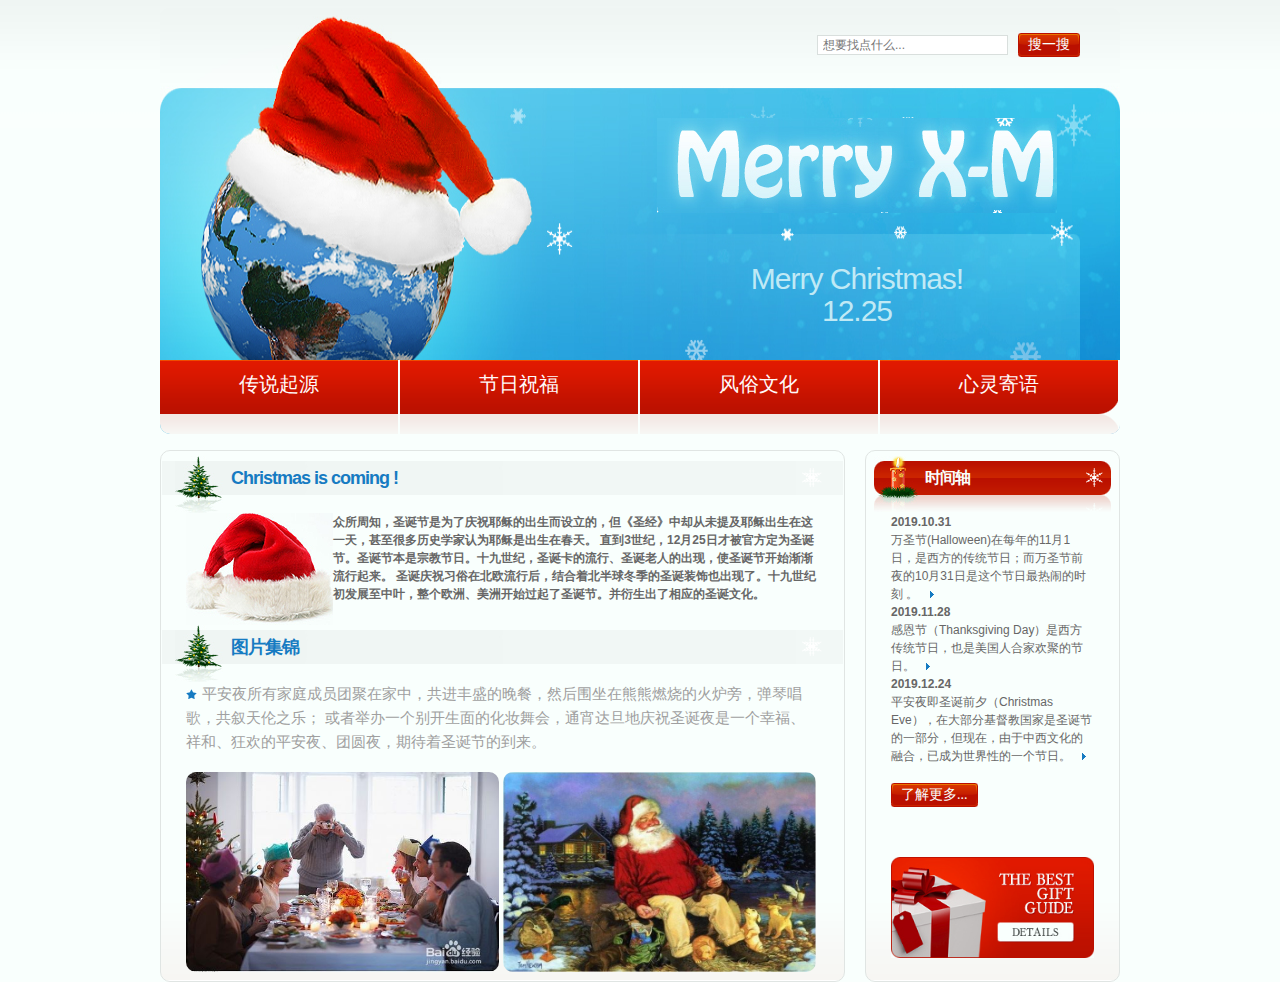
<file: index5.html>
<!DOCTYPE html>
<html>
	<head>
		<title>节日盛宴</title>
		<meta charset="utf-8">
		<link rel="stylesheet" href="css/style.css" type="text/css" media="all">
	</head>
	<body>
		<div class="mainbox">
			<header>
				<div class="wrapper">
					<form id="search">
						<div>
							<a href="#" class="button" onclick="javascript:void(0);"><span><span>搜一搜</span></span></a>
							<input type="text" class="input" placeholder="想要找点什么...">
						</div>
					</form>
				</div>
				<div class="wrapper">
					<div id="banner">
						<h1><a href="index.html" id="logo"></a></h1>
						<span class="text">Merry Christmas!<br/>12.25</span>
					</div>
				</div>
				<div id="menu">
					<div id="menu_list">
						<nav>
							<ul>
								<li>
									<a href="index5.html">传说起源</a>
								</li>
								<li>
									<a href="index5.html">节日祝福</a>
								</li>
								<li>
									<a href="index5.html">风俗文化</a>
								</li>
								<li>
									<a href="index5.html">心灵寄语</a>
								</li>
							</ul>
						</nav>
					</div>		
				</div>
			</header>
			<!-- / header -->
			<!--content -->
			<section id="content">
				<article class="col1">
					<div class="box1 min_height">
						<h3><span><span><strong>&nbsp;</strong>Christmas is coming !</span></span></h3>
						<div class="wrapper">
							<figure class="left"><img src="img/page1_img1.jpg" alt=""></figure>
							<p><strong>   众所周知，圣诞节是为了庆祝耶稣的出生而设立的，但《圣经》中却从未提及耶稣出生在这一天，甚至很多历史学家认为耶稣是出生在春天。
								直到3世纪，12月25日才被官方定为圣诞节。圣诞节本是宗教节日。十九世纪，圣诞卡的流行、圣诞老人的出现，使圣诞节开始渐渐流行起来。
								圣诞庆祝习俗在北欧流行后，结合着北半球冬季的圣诞装饰也出现了。十九世纪初发展至中叶，整个欧洲、美洲开始过起了圣诞节。并衍生出了相应的圣诞文化。</strong></p>
						</div>
						<h3><span><span><strong>&nbsp;</strong>图片集锦</span></span></h3>
						<ul class="list2">
							<li>
								<a href="#">平安夜所有家庭成员团聚在家中，共进丰盛的晚餐，然后围坐在熊熊燃烧的火炉旁，弹琴唱歌，共叙天伦之乐；
									或者举办一个别开生面的化妆舞会，通宵达旦地庆祝圣诞夜是一个幸福、祥和、狂欢的平安夜、团圆夜，期待着圣诞节的到来。</a>
							</li>
							<br />
							<li>
								<img src="img/home.jpg" alt=""/>
								<img src="img/older.jpeg" alt=""/>
							</li>
						</ul>
					</div>
				</article>
				<article class="col2 pad_left1">
					<div class="box1 min_height">
						<h2><span><span><strong>&nbsp;</strong>时间轴</span></span></h2>
						<p><b>2019.10.31</b>
							<br>万圣节(Halloween)在每年的11月1日，是西方的传统节日；而万圣节前夜的10月31日是这个节日最热闹的时刻 。
							<a href="#" class="marker">&nbsp;</a>
						</p>
						<p><b>2019.11.28</b>
							<br>感恩节（Thanksgiving Day）是西方传统节日，也是美国人合家欢聚的节日。 
							<a href="#" class="marker">&nbsp;</a>
						</p>
						<p><b>2019.12.24</b>
							<br>平安夜即圣诞前夕（Christmas Eve），在大部分基督教国家是圣诞节的一部分，但现在，由于中西文化的融合，已成为世界性的一个节日。
							<a href="#" class="marker">&nbsp;</a>
						</p>
						<br />
						<div>
							<a href="#" class="button"><span><span>了解更多...</span></span></a>
						</div>
						<a href="#" id="banner1"><img src="img/banner1.jpg" alt=""></a>
					</div>
					
				</article>
			</section>
		</div>
	</body>
</html>
</file>
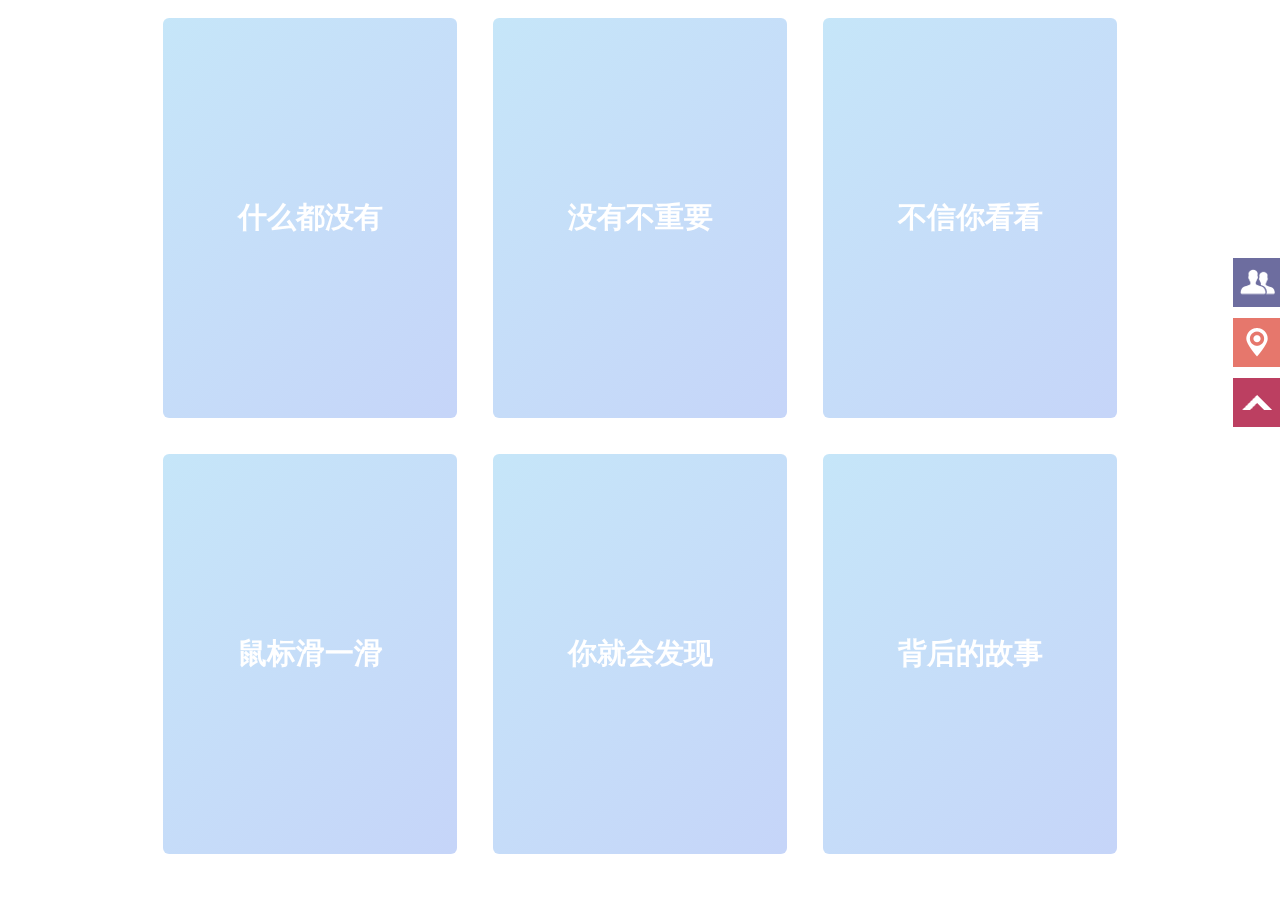
<file: index6.html>
<!DOCTYPE html>
<html>
	<head>
		<meta charset="utf-8" />
		<title>弹性盒子弹弹弹</title>
		<style>
			* { padding: 0; margin: 0; font-family: 'Microsoft YaHei'; }
			body { font-size: 12px; height:2000px; }
			img { border: none; }
			li { list-style: none; }
			a { color: #000; text-decoration: none; }
			h1, h2, h3, h4, h5, h6, i, b, s, u { font-size: 12px; font-weight: normal; font-style: normal; }
			span, strong { font-weight: normal; }
			
			#leftsead { width: 131px; height: 143px; position: fixed; top: 258px; right: 0px; z-index: 999; }
			*html #leftsead { margin-top: 258px; position: absolute; top: expression(eval(document.documentElement.scrollTop)); }
			#leftsead li { width: 131px; height: 60px; }
			#leftsead li img { float: right; }
			#leftsead li a { height: 49px; float: right; display: block; min-width: 47px; max-width: 131px; }
			#leftsead li a .shows { display: block; }
			#leftsead li a .hides { margin-right: -143px; cursor: pointer; cursor: hand; }
			#leftsead li a.youhui .hides { position: absolute; right: 190px; top: 150px; }
			
			*, *:before, *:after {
			  box-sizing: border-box;
			}
			
			html {
			  font-size: 18px;
			  line-height: 1.5;
			  font-weight: 300;
			  color: #333;
			  font-family: "Nunito Sans", sans-serif;
			}
			
			body {
			  margin: 0;
			  padding: 0;
			  height: 100vh;
			}
			
			.content {
			  display: flex;
			  margin: 0 auto;
			  justify-content: center;
			  align-items: center;
			  flex-wrap: wrap;
			  max-width: 1000px;
			}
			
			.heading {
			  width: 100%;
			  margin-left: 1rem;
			  font-weight: 900;
			  font-size: 1.618rem;
			  text-transform: uppercase;
			  letter-spacing: .1ch;
			  line-height: 1;
			  padding-bottom: .5em;
			  margin-bottom: 1rem;
			  position: relative;
			}
			.heading:after {
			  display: block;
			  content: '';
			  position: absolute;
			  width: 60px;
			  height: 4px;
			  background: linear-gradient(135deg, #1a9be6, #1a57e6);
			  bottom: 0;
			}
			
			.description {
			  width: 100%;
			  margin-top: 0;
			  margin-left: 1rem;
			  margin-bottom: 3rem;
			}
			
			.card {
			  color: inherit;
			  cursor: pointer;
			  width: calc(33% - 2rem);
			  min-width: calc(33% - 2rem);
			  height: 400px;
			  min-height: 400px;
			  perspective: 1000px;
			  margin: 1rem;
			  position: relative;
			}
			@media screen and (max-width: 800px) {
			  .card {
			    width: calc(50% - 2rem);
			  }
			}
			@media screen and (max-width: 500px) {
			  .card {
			    width: 100%;
			  }
			}
			
			.front,
			.back {
			  display: flex;
			  border-radius: 6px;
			  background-position: center;
			  background-size: cover;
			  text-align: center;
			  justify-content: center;
			  align-items: center;
			  position: absolute;
			  height: 100%;
			  width: 100%;
			  -webkit-backface-visibility: hidden;
			  backface-visibility: hidden;
			  transform-style: preserve-3d;
			  transition: ease-in-out 600ms;
			}
			
			.front {
			  background-size: cover;
			  padding: 2rem;
			  font-size: 1.618rem;
			  font-weight: 600;
			  color: #fff;
			  overflow: hidden;
			  font-family: Poppins, sans-serif;
			}
			.front:before {
			  position: absolute;
			  display: block;
			  content: '';
			  top: 0;
			  left: 0;
			  right: 0;
			  bottom: 0;
			  background: linear-gradient(135deg, #1a9be6, #1a57e6);
			  opacity: .25;
			  z-index: -1;
			}
			.card:hover .front {
			  transform: rotateY(180deg);
			}
			.card:nth-child(even):hover .front {
			  transform: rotateY(-180deg);
			}
			
			
			.back {
			  transform: rotateY(-180deg);
			  padding: 0 2em;
			}
			.card:hover .back {
			  transform: rotateY(0deg);
			}
			.card:nth-child(even) .back {
			  transform: rotateY(180deg);
			}
			.card:nth-child(even):hover .back {
			  transform: rotateY(0deg);
			}
		</style>
		<script type="text/javascript">
				function show(){
					var a=document.getElementById('warning');
					a.style.display='block';
				}
				function hide(){
					var a=document.getElementById('warning');
					a.style.display='none';
				}
		</script>


	</head>
	<body>
		<div class="content">
			  <a class="card" href="#!">
			    <div class="front">
			      <p>什么都没有</p>
			    </div>
			    <div class="back" style="background: url(img/hanlu.jpg) no-repeat center;">
			    </div></a>
			    <a class="card" href="#!">
			    <div class="front">
			      <p>没有不重要</p>
			    </div>
			    <div class="back" style="background: url(img/lidong.jpg) no-repeat center;">
			    </div></a>
			    <a class="card" href="#!">
			    <div class="front">
			      <p>不信你看看</p>
			    </div>
			    <div class="back" style="background: url(img/liqiu.jpg) no-repeat center;">
			    </div></a>
			    <a class="card" href="#!">
			    <div class="front">
			      <p>鼠标滑一滑</p>
			    </div>
			    <div class="back" style="background: url(img/mangzhong.jpg) no-repeat center;">
			    </div>		
			    <a class="card" href="#!">
			    <div class="front">
			      <p>你就会发现</p>
			    </div>
			    <div class="back" style="background: url(img/qiufen.jpg) no-repeat center;">
			    </div></a>
			    <a class="card" href="#!">
			    <div class="front">
			      <p>背后的故事</p>
			    </div>
			    <div class="back" style="background: url(img/shuangjiang.jpg) no-repeat center;">
			    </div>
			    </a>
		</div>
		
		<div id="leftsead">
			<ul>
				<li><a><img src="img/ll03.png" width="131" height="49" class="hides" /><img src="img/l03.png" width="47" height="49" class="shows" /></a></li>
		    	<li><a id="c_btn"> <img src="img/ll05.png" width="131" height="49" class="hides" /><img src="img/l05.png" width="47" height="49" class="shows" /></a></li>
		    	<li><a id="top_btn"> <img src="img/ll06.png" width="131" height="49" class="hides" /><img src="img/l06.png" width="47" height="49" class="shows" /></a></li>
			</ul>
		</div>
		<!--leftsead end--> 
		    <script src="js/jq.js"></script>
		
			<script type="text/javascript">
		    	$(document).ready(function () {
		
			        $("#leftsead a").hover(function () {
			            if ($(this).prop("className") == "youhui") {
			
			                $(this).children("img.hides").animate({ width: '145px', height: '343px', top: '2px' }, 600);
			            } else {
			                $(this).children("img.hides").show();
			
			                $(this).children("img.hides").animate({ marginRight: '0px' }, 'slow');
			                $(this).children("img.shows").animate({ width: '0px' }, 200);
			            }
			        	}, function () {
			            	if ($(this).prop("className") == "youhui") {
			
			                	$(this).children("img.hides").animate({ width: '0', height: '0', top: '150px' }, 600);
			            	} else {
			                	$(this).children("img.hides").animate({ marginRight: '-143px' }, 'slow', function () {
			                    	$(this).hide();
			                    	$(this).next("img.shows").animate({ width: '47px' }, 200);
			                	});
			            	}
			        	});
			
			        $("#top_btn").click(function () { if (scroll == "off") return; $("html,body").animate({ scrollTop: 0 }, 600); });
			        $("#c_btn").click(function () { if (scroll == "off") return; $("html,body").animate({ scrollTop: 2694 }, 600); });
			    });
		</script>
	</body>
</html>
</file>
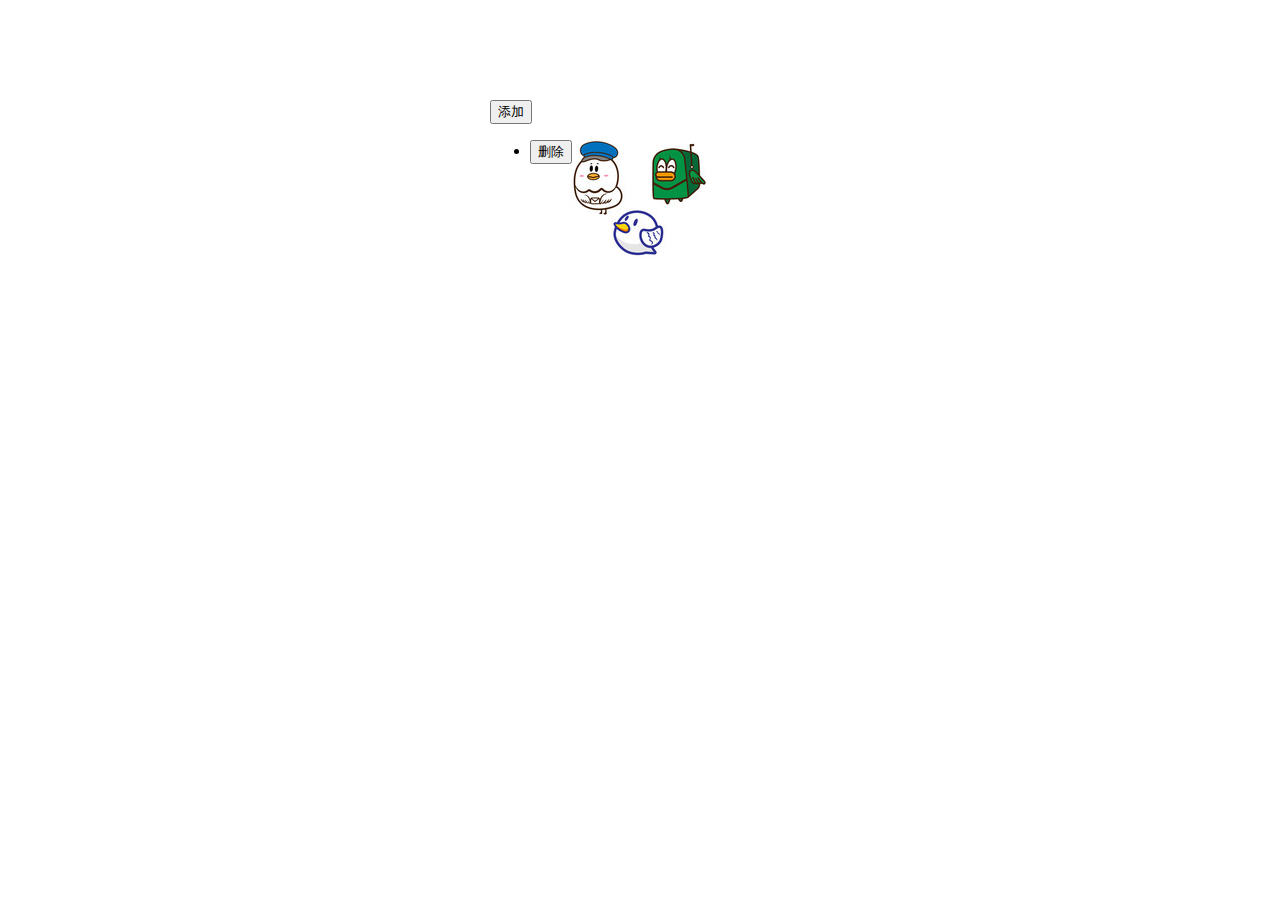
<file: index7.html>
<!DOCTYPE html>
<html>
	<head>
		<meta charset="utf-8" />
		<title>js按钮</title>
	</head>
	<body>
		<div style="margin: auto; margin-top: 100px; width: 300px; height: 200px; background: url(img/keai.jpg) no-repeat center;">
			<input type="button" value="添加" onclick="add()"/>
			<ul id="ul"><li><input type="button" value="删除" onclick="del(event)"/></li></ul>
		</div>
		</body>
	<script>
		var n=1;
		function add(){
			var ul = document.getElementById("ul");
			var li = ul.firstChild.cloneNode(true);
			ul.appendChild(li);
			n++;
		}
		function del(event){
			var obj = event.srcElement||event.target;
			var li  = obj.parentNode;
			var ul = document.getElementById("ul");
			if(n>1){
				ul.removeChild(li);
				n--;
			}else{
				alert("删除错误");
			}
		}
		</script>
</html>
</file>
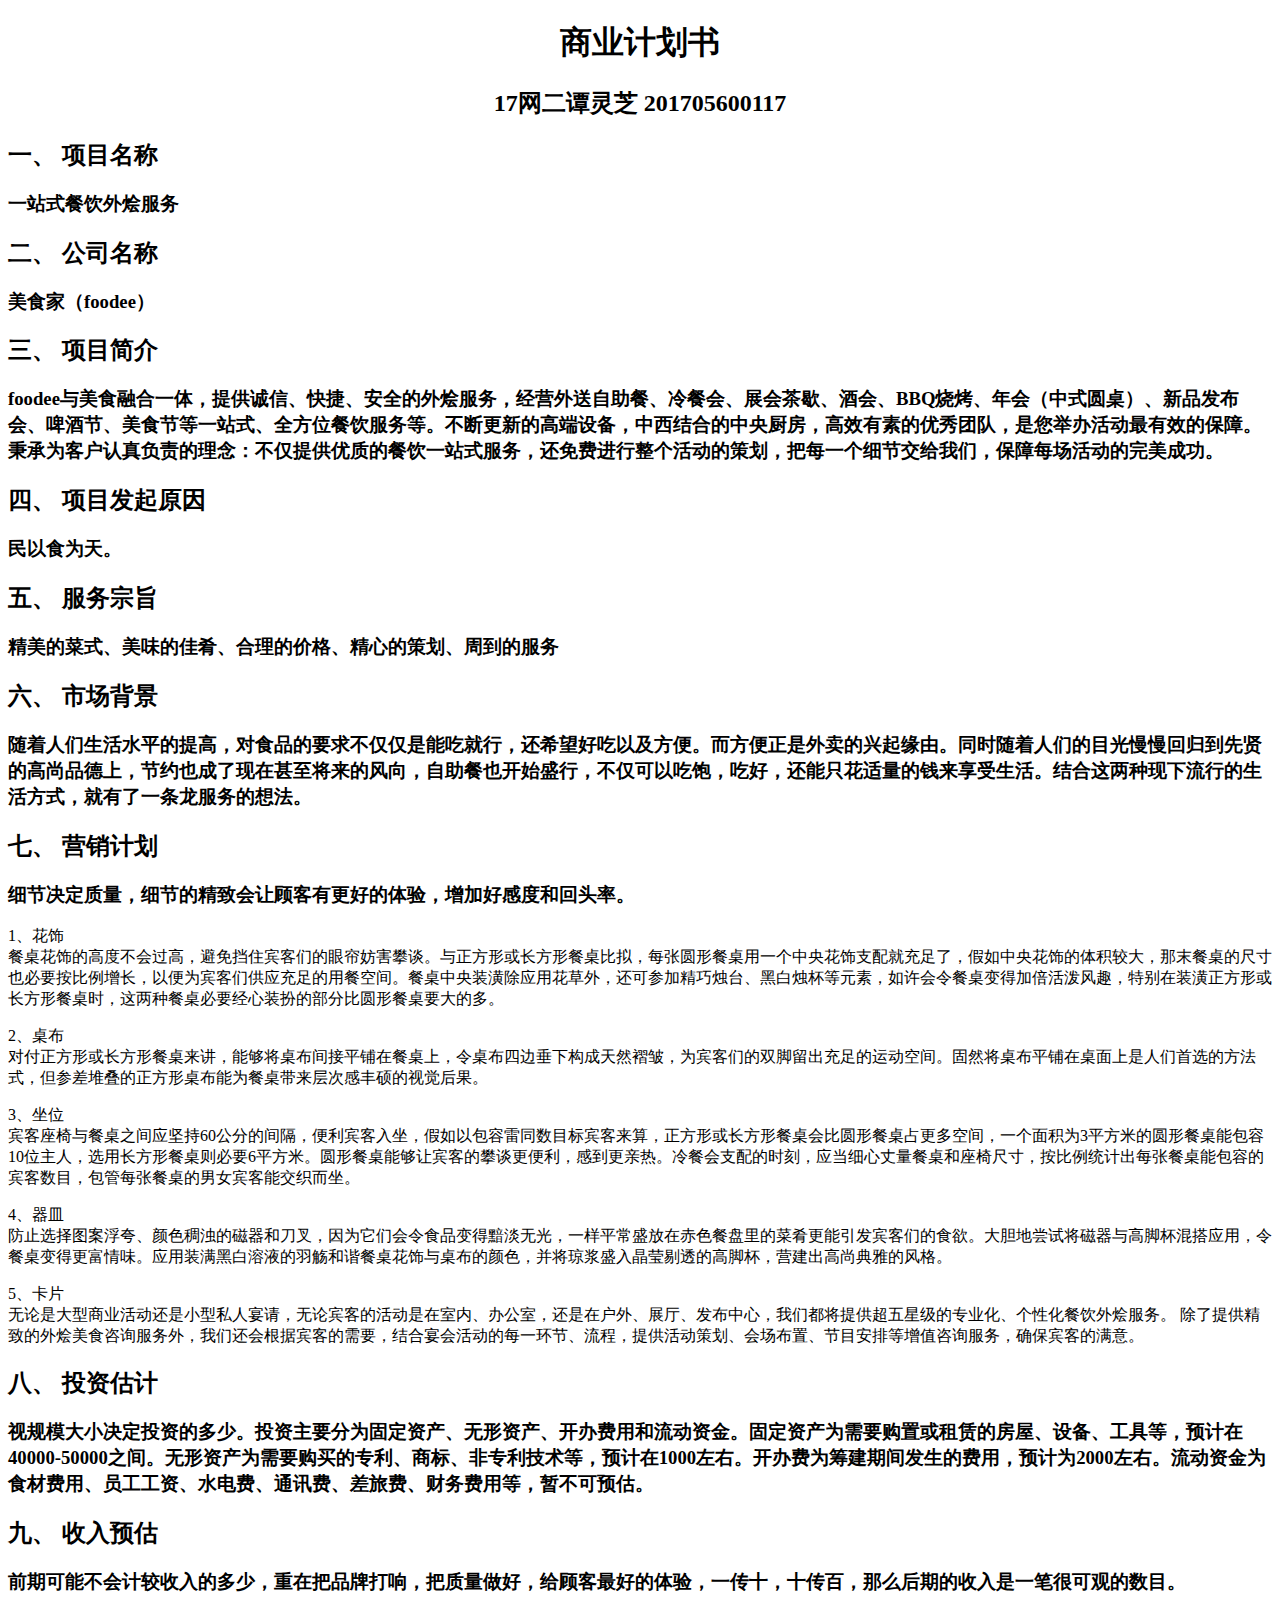
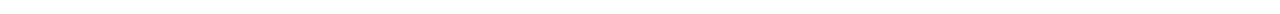
<file: index8.html>
<!DOCTYPE html>
<html>
	<head>
		<meta charset="utf-8" />
		<title>商业计划书</title>
	</head>
	<body>
		<div style="text-align: center;">
			<h1>商业计划书</h1>
			<h2>17网二谭灵芝    201705600117</h2>
		</div>
		<div>
			<h2>一、	项目名称</h2>
			<h3>一站式餐饮外烩服务</h3>
			<h2>二、	公司名称</h2>
			<h3>美食家（foodee）</h3>
			<h2>三、	项目简介</h2>
			<h3>foodee与美食融合一体，提供诚信、快捷、安全的外烩服务，经营外送自助餐、冷餐会、展会茶歇、酒会、BBQ烧烤、年会（中式圆桌）、新品发布会、啤酒节、美食节等一站式、全方位餐饮服务等。不断更新的高端设备，中西结合的中央厨房，高效有素的优秀团队，是您举办活动最有效的保障。秉承为客户认真负责的理念：不仅提供优质的餐饮一站式服务，还免费进行整个活动的策划，把每一个细节交给我们，保障每场活动的完美成功。</h3>
			<h2>四、	项目发起原因</h2>
			<h3>民以食为天。</h3>
			<h2>五、	服务宗旨</h2>
			<h3>精美的菜式、美味的佳肴、合理的价格、精心的策划、周到的服务</h3>
			<h2>六、	市场背景</h2>
			<h3>随着人们生活水平的提高，对食品的要求不仅仅是能吃就行，还希望好吃以及方便。而方便正是外卖的兴起缘由。同时随着人们的目光慢慢回归到先贤的高尚品德上，节约也成了现在甚至将来的风向，自助餐也开始盛行，不仅可以吃饱，吃好，还能只花适量的钱来享受生活。结合这两种现下流行的生活方式，就有了一条龙服务的想法。</h3>
			<h2>七、	营销计划</h2>
			<h3>细节决定质量，细节的精致会让顾客有更好的体验，增加好感度和回头率。</h3>
			<p>1、花饰<br/>餐桌花饰的高度不会过高，避免挡住宾客们的眼帘妨害攀谈。与正方形或长方形餐桌比拟，每张圆形餐桌用一个中央花饰支配就充足了，假如中央花饰的体积较大，那末餐桌的尺寸也必要按比例增长，以便为宾客们供应充足的用餐空间。餐桌中央装潢除应用花草外，还可参加精巧烛台、黑白烛杯等元素，如许会令餐桌变得加倍活泼风趣，特别在装潢正方形或长方形餐桌时，这两种餐桌必要经心装扮的部分比圆形餐桌要大的多。</p>
			<p>2、桌布<br/>对付正方形或长方形餐桌来讲，能够将桌布间接平铺在餐桌上，令桌布四边垂下构成天然褶皱，为宾客们的双脚留出充足的运动空间。固然将桌布平铺在桌面上是人们首选的方法式，但参差堆叠的正方形桌布能为餐桌带来层次感丰硕的视觉后果。</p>
			<p>3、坐位<br/>宾客座椅与餐桌之间应坚持60公分的间隔，便利宾客入坐，假如以包容雷同数目标宾客来算，正方形或长方形餐桌会比圆形餐桌占更多空间，一个面积为3平方米的圆形餐桌能包容10位主人，选用长方形餐桌则必要6平方米。圆形餐桌能够让宾客的攀谈更便利，感到更亲热。冷餐会支配的时刻，应当细心丈量餐桌和座椅尺寸，按比例统计出每张餐桌能包容的宾客数目，包管每张餐桌的男女宾客能交织而坐。</p>
			<p>4、器皿 <br/>防止选择图案浮夸、颜色稠浊的磁器和刀叉，因为它们会令食品变得黯淡无光，一样平常盛放在赤色餐盘里的菜肴更能引发宾客们的食欲。大胆地尝试将磁器与高脚杯混搭应用，令餐桌变得更富情味。应用装满黑白溶液的羽觞和谐餐桌花饰与桌布的颜色，并将琼浆盛入晶莹剔透的高脚杯，营建出高尚典雅的风格。</p>
			<p>5、卡片<br/>无论是大型商业活动还是小型私人宴请，无论宾客的活动是在室内、办公室，还是在户外、展厅、发布中心，我们都将提供超五星级的专业化、个性化餐饮外烩服务。 除了提供精致的外烩美食咨询服务外，我们还会根据宾客的需要，结合宴会活动的每一环节、流程，提供活动策划、会场布置、节目安排等增值咨询服务，确保宾客的满意。</p>
			<h2>八、	投资估计</h2>
			<h3>视规模大小决定投资的多少。投资主要分为固定资产、无形资产、开办费用和流动资金。固定资产为需要购置或租赁的房屋、设备、工具等，预计在40000-50000之间。无形资产为需要购买的专利、商标、非专利技术等，预计在1000左右。开办费为筹建期间发生的费用，预计为2000左右。流动资金为食材费用、员工工资、水电费、通讯费、差旅费、财务费用等，暂不可预估。</h3>
			<h2>九、	收入预估</h2>
			<h3>前期可能不会计较收入的多少，重在把品牌打响，把质量做好，给顾客最好的体验，一传十，十传百，那么后期的收入是一笔很可观的数目。</h3>
		</div>
	</body>
</html>
</file>
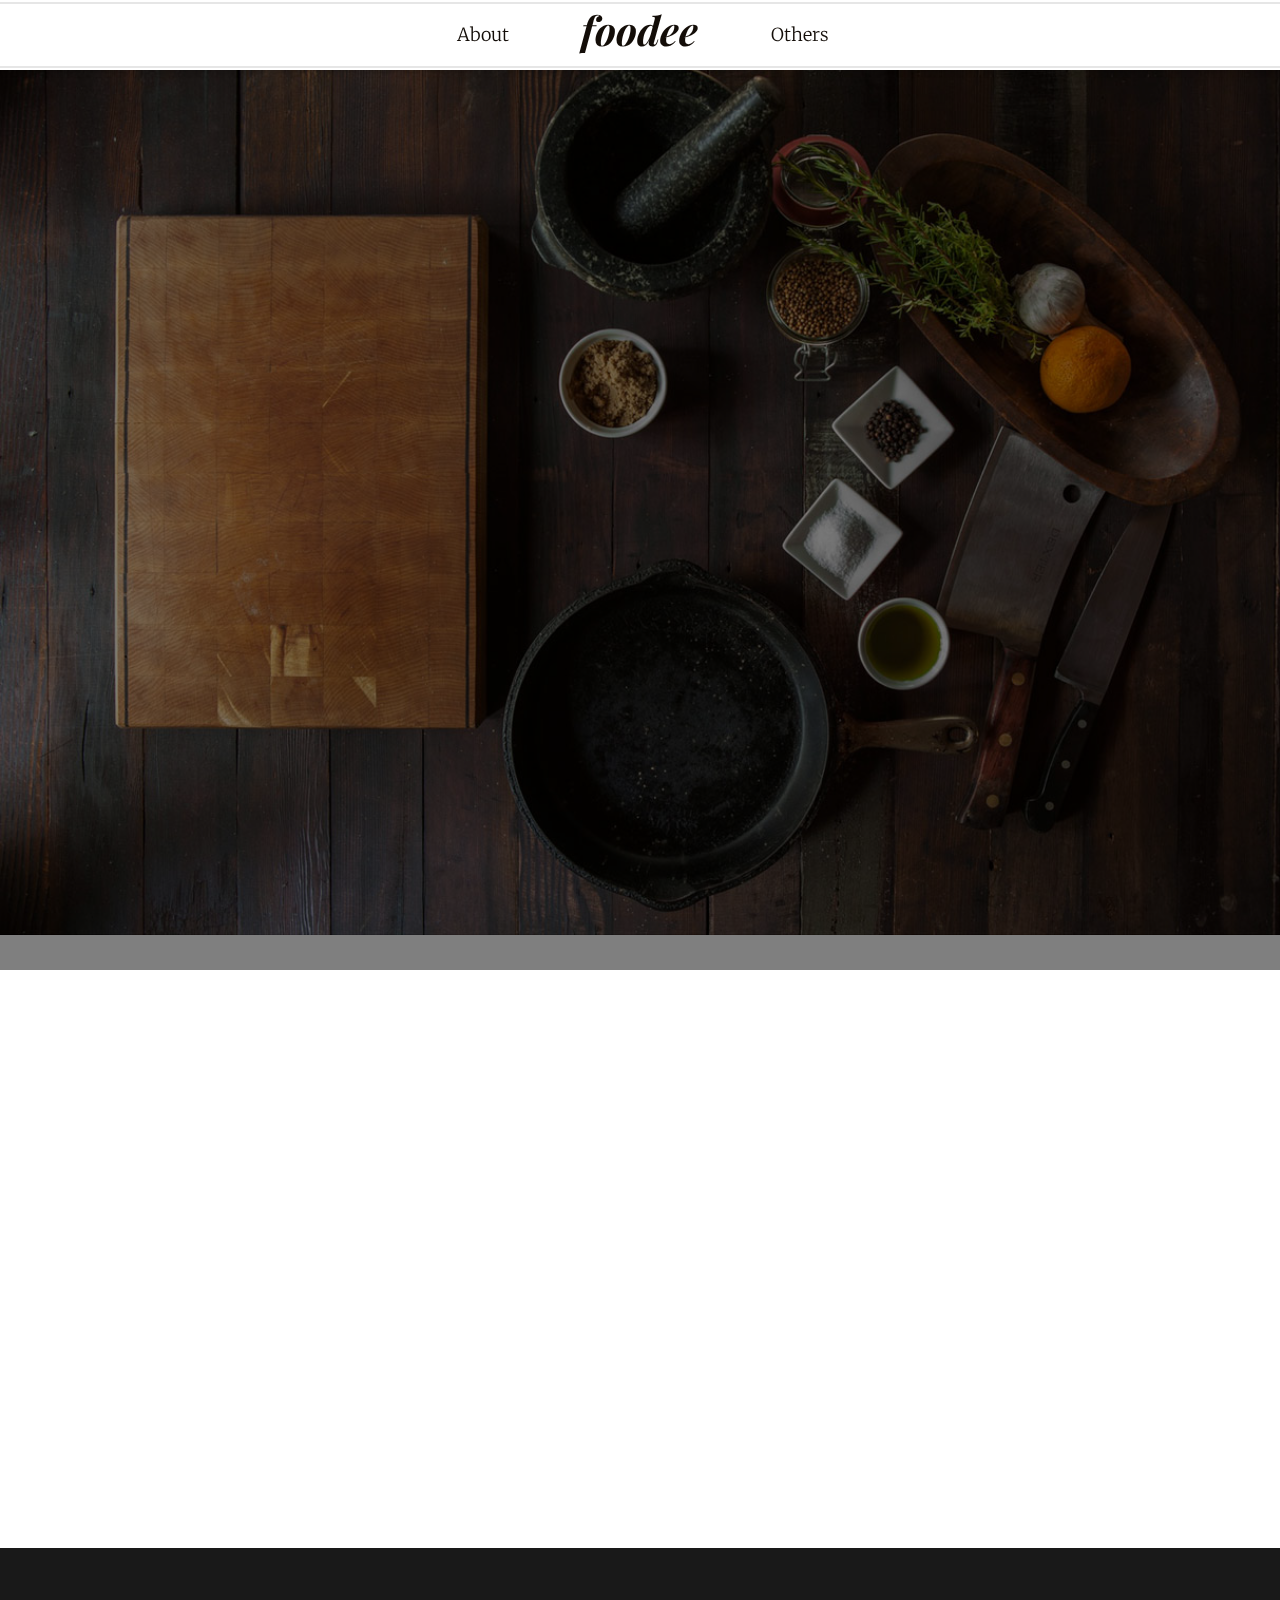
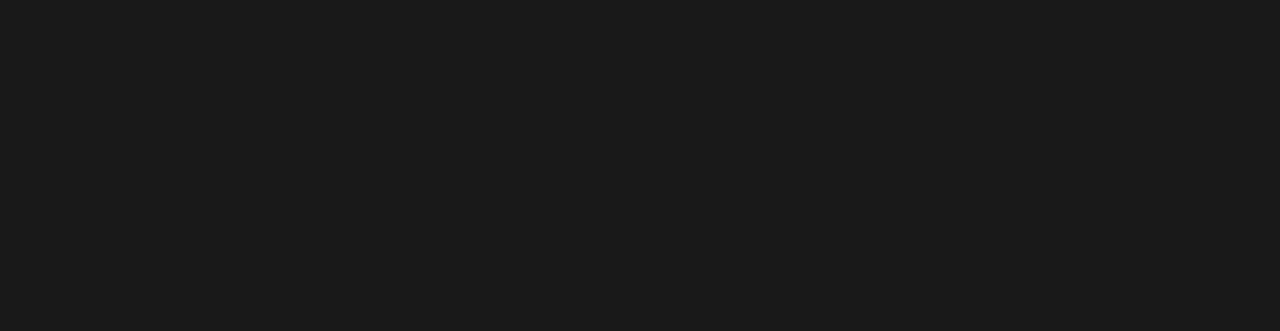
<file: index9.html>
<!DOCTYPE html>
<html class="no-js">
	<head>
		<meta charset="utf-8">
		<meta http-equiv="X-UA-Compatible" content="IE=edge">
		<title>Home</title>
		<meta name="viewport" content="width=device-width, initial-scale=1">

		<link rel="stylesheet" href="css/animate.css">
		<link rel="stylesheet" href="css/icomoon.css">
		<link rel="stylesheet" href="css/simple-line-icons.css">
		<link rel="stylesheet" href="css/bootstrap-datetimepicker.min.css">
		<link rel="stylesheet" href="css/flexslider.css">
		<link rel="stylesheet" href="css/bootstrap.css">
		<link rel="stylesheet" href="css/style1.css">
		<link href='https://fonts.googleapis.com/css?family=Playfair+Display:400,700,400italic,700italic|Merriweather:300,400italic,300italic,400,700italic' rel='stylesheet' type='text/css'>

		<script src="js/modernizr-2.6.2.min.js"></script>
	</head>
<body>

<div id="fh5co-container">
	<div class="js-sticky">
		<div class="fh5co-main-nav">
			<div class="container-fluid">
				<div class="fh5co-menu-1">
					<a href="about.html">About</a>
				</div>
				<div class="fh5co-logo">
					<a href="#">foodee</a>
				</div>
				<div class="fh5co-menu-2">
					<a href="other.html">Others</a>
				</div>
			</div>
			
		</div>
	</div>
	
	<div id="fh5co-home" class="js-fullheight" data-section="home">

		<div class="flexslider">
			
			<div class="fh5co-overlay"></div>
			<div class="fh5co-text">
				<div class="container">
					<div class="row">
						<h1 class="to-animate">美食家</h1>
						<h2 class="to-animate">Lovely Designed <span>by</span> <a href="https://lz-tan.github.io" target="_blank">lz-tan.github.io</a></h2>
					</div>
				</div>
			</div>
			<ul class="slides">
			<li style="background-image: url(images/slide_1.jpg);" data-stellar-background-ratio="0.5"></li>
			<li style="background-image: url(images/slide_2.jpg);" data-stellar-background-ratio="0.5"></li>
			<li style="background-image: url(images/slide_3.jpg);" data-stellar-background-ratio="0.5"></li>
			</ul>
		</div>
	</div>
	
	

	<div id="fh5co-sayings">
		<div class="container">
			<div class="row to-animate">
				<div class="flexslider">
					<ul class="slides">
						<li>
							<blockquote>
								<p>&ldquo;Cooking is an art, but all art requires knowing something about the techniques and materials.&rdquo;</p>
								<p class="quote-author">&mdash; Nathan Myhrvold</p>
							</blockquote>
						</li>
						<li>
							<blockquote>
								<p>&ldquo;Give a man food, and he can eat for a day. Give a man a job, and he can only eat for 30 minutes on break.&rdquo;</p>
								<p class="quote-author">&mdash; Lev L. Spiro</p>
							</blockquote>
						</li>
						<li>
							<blockquote>
								<p>&ldquo;Find something you’re passionate about and keep tremendously interested in it.&rdquo;</p>
								<p class="quote-author">&mdash; Julia Child</p>
							</blockquote>
						</li>
						<li>
							<blockquote>
								<p>&ldquo;Never work before breakfast; if you have to work before breakfast, eat your breakfast first.&rdquo;</p>
								<p class="quote-author">&mdash; Josh Billings</p>
							</blockquote>
						</li>
					</ul>
				</div>

			</div>
		</div>
	</div>	
</div>

<div id="fh5co-footer">
	<div class="container">
		<div class="row row-padded">
			<div class="col-md-12 text-center">
				<p class="to-animate">Copyright &copy; 2019.lz-tan.github.io All rights reserved.</p>
				<p class="text-center to-animate"><a href="#" class="js-gotop">Go To Top</a></p>
			</div>
		</div>
		<div class="row">
			<div class="col-md-12 text-center">
				<ul class="fh5co-social">
					<li class="to-animate-2"><a href="#"><i class="icon-facebook"></i></a></li>
					<li class="to-animate-2"><a href="#"><i class="icon-twitter"></i></a></li>
					<li class="to-animate-2"><a href="#"><i class="icon-instagram"></i></a></li>
				</ul>
			</div>
		</div>
	</div>
</div>

<script src="js/jquery.min1.js"></script>
<script src="js/jquery.easing.1.3.js"></script>
<script src="js/bootstrap.min.js"></script>
<script src="js/moment.js"></script>
<script src="js/bootstrap-datetimepicker.min.js"></script>
<script src="js/jquery.waypoints.min.js"></script>
<script src="js/jquery.stellar.min.js"></script>
<script src="js/jquery.flexslider-min.js"></script>
<script src="js/main.js"></script>

</body>
</html>
</file>
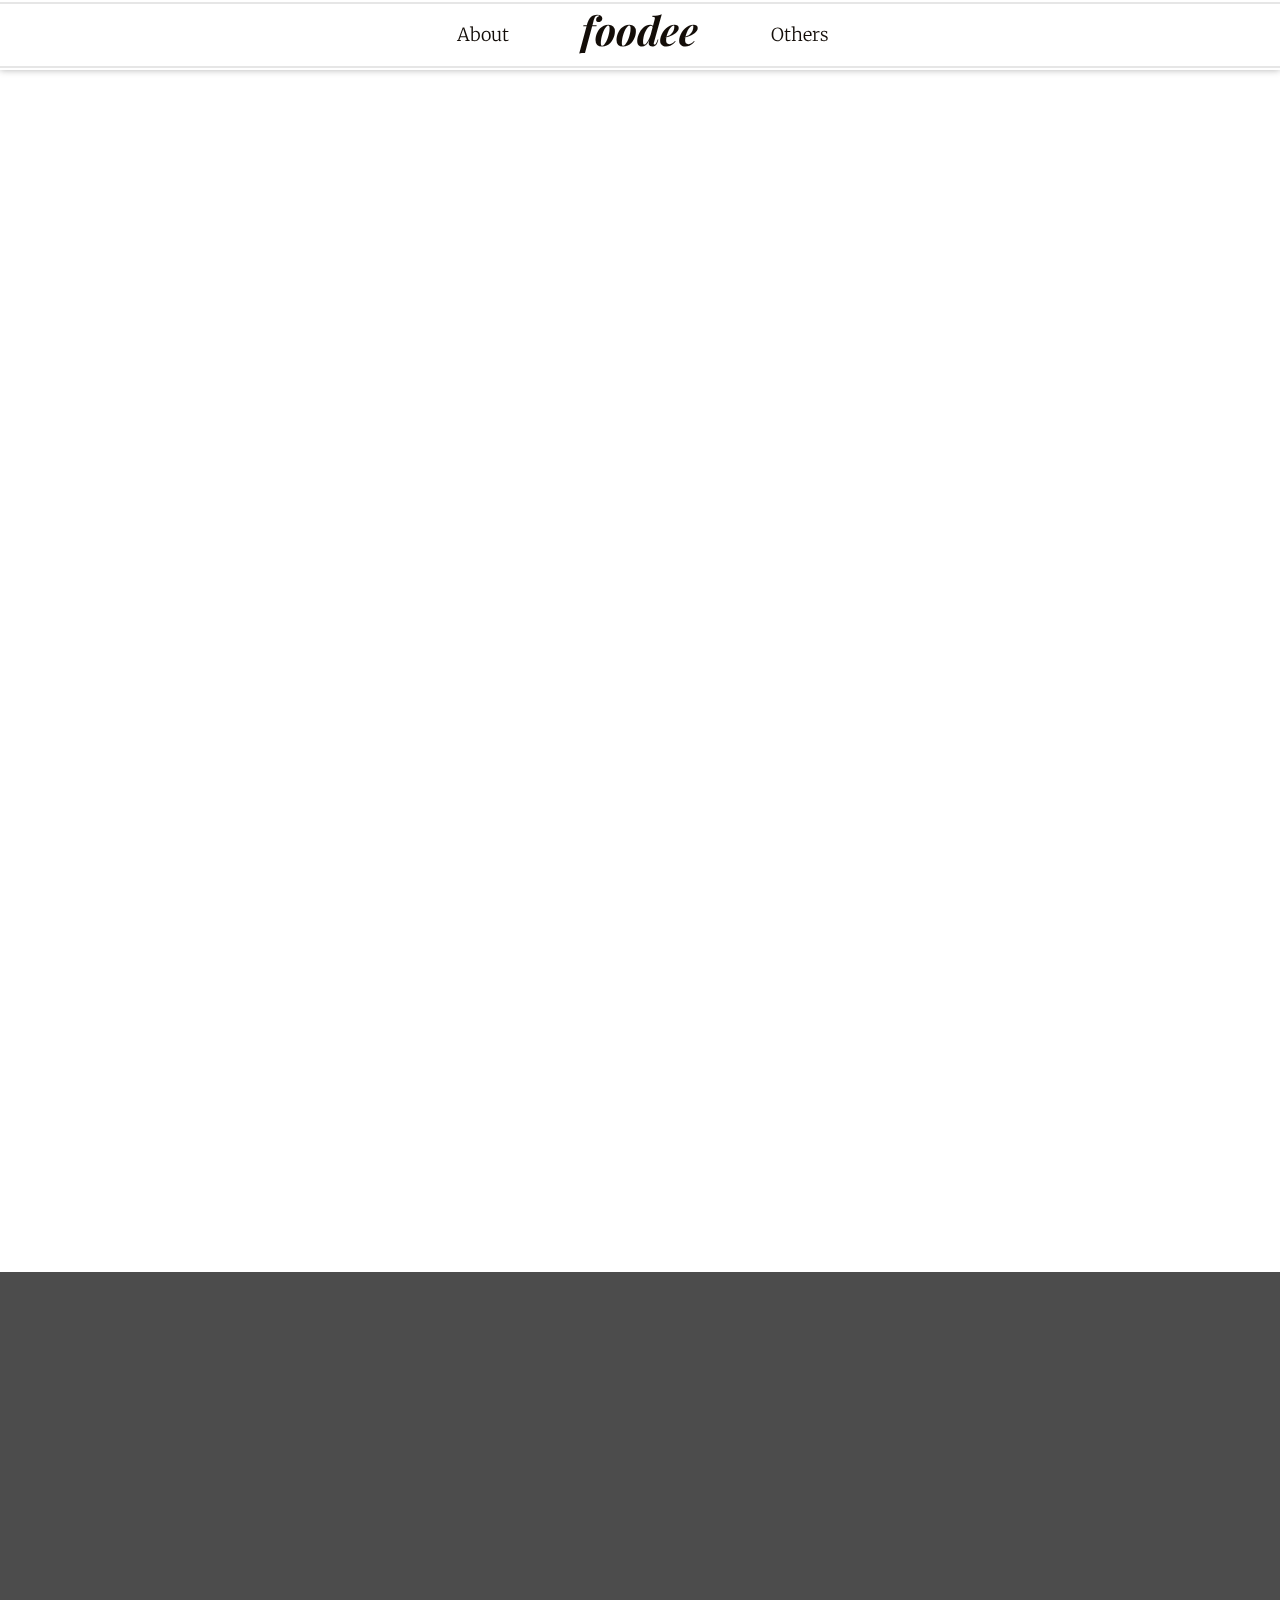
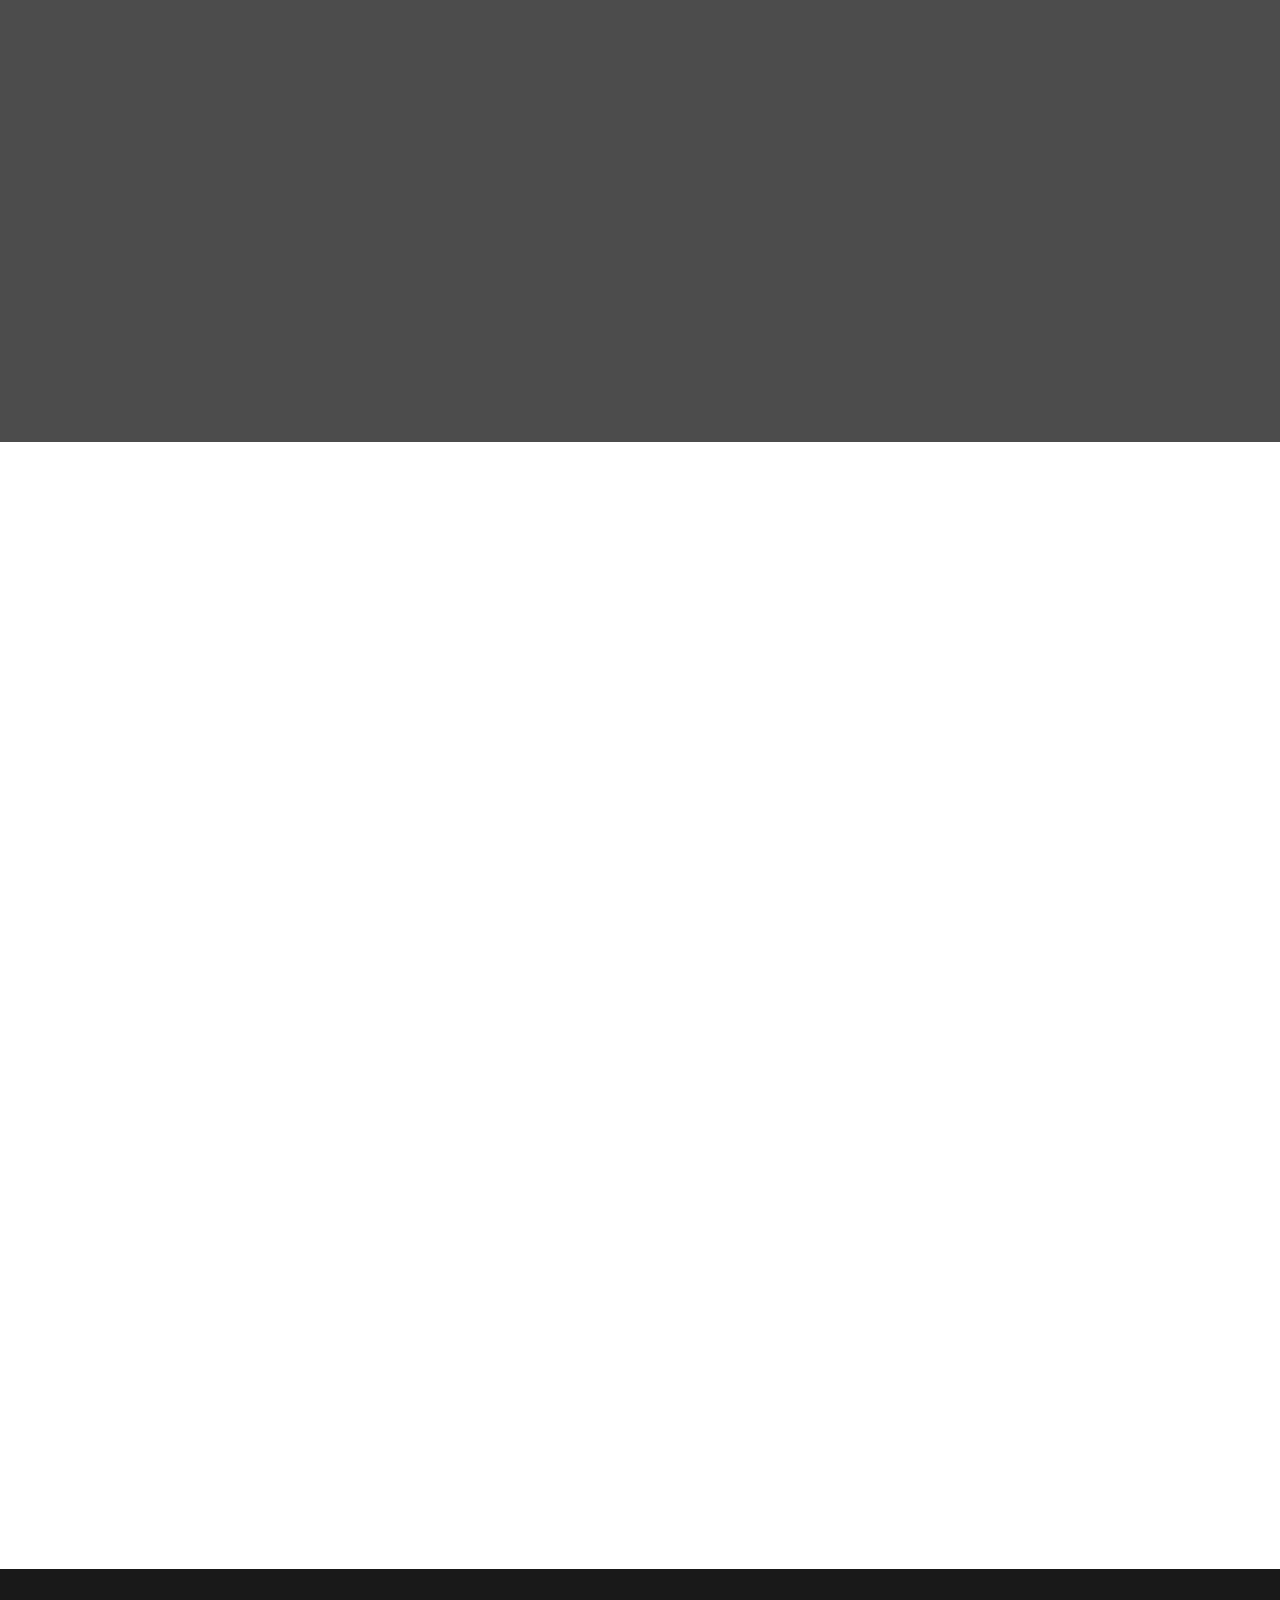
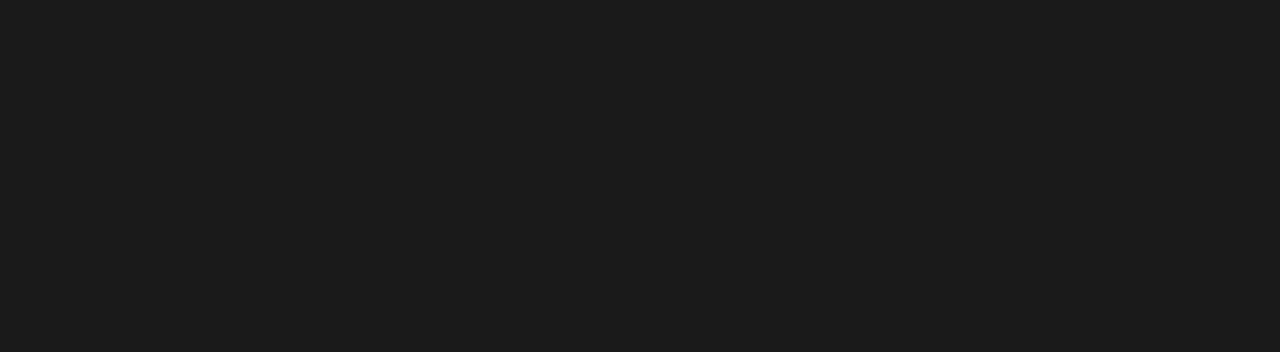
<file: other.html>
<!DOCTYPE html>
<html class="no-js">
	<head>
		<meta charset="utf-8">
		<meta http-equiv="X-UA-Compatible" content="IE=edge">
		<title>Other</title>
		<meta name="viewport" content="width=device-width, initial-scale=1">

		<link rel="stylesheet" href="css/animate.css">
		<link rel="stylesheet" href="css/icomoon.css">
		<link rel="stylesheet" href="css/simple-line-icons.css">
		<link rel="stylesheet" href="css/bootstrap-datetimepicker.min.css">
		<link rel="stylesheet" href="css/flexslider.css">
		<link rel="stylesheet" href="css/bootstrap.css">
		<link rel="stylesheet" href="css/style1.css">
		<link href='https://fonts.googleapis.com/css?family=Playfair+Display:400,700,400italic,700italic|Merriweather:300,400italic,300italic,400,700italic' rel='stylesheet' type='text/css'>


		<script src="js/modernizr-2.6.2.min.js"></script>

	</head>
<body>

<div id="fh5co-container">
	
	
	<div class="js-sticky">
		<div class="fh5co-main-nav">
			<div class="container-fluid">
				<div class="fh5co-menu-1">
					<a href="about.html">About</a>
				</div>
				<div class="fh5co-logo">
					<a href="index9.html">foodee</a>
				</div>
				<div class="fh5co-menu-2">
					<a href="#">Others</a>
				</div>
			</div>
			
		</div>
	</div>

	<div id="fh5co-menus" data-section="menu">
		<div class="container">
			<div class="row text-center fh5co-heading row-padded">
				<div class="col-md-8 col-md-offset-2">
					<h2 class="heading to-animate">菜 品 清 单</h2>
					<p class="sub-heading to-animate">我们的菜品还处在开发阶段，目前主要登上菜单的有以下几种。如果您有好的建议，期待您与我们联系。</p>
				</div>
			</div>
			<div class="row row-padded">
				<div class="col-md-6">
					<div class="fh5co-food-menu to-animate-2">
						<h2 class="fh5co-drinks">饮  料  类</h2>
						<ul>
							<li>
								<div class="fh5co-food-desc">
									<figure>
										<img src="images/res_img_5.jpg" class="img-responsive" alt="Free HTML5 Templates by sc.chinaz.com">
									</figure>
									<div>
										<h3>汽 水 炸 弹 --- Soda Bomb</h3>
										<p>让  美  味  在  舌  尖  绽  放  ！</p>
									</div>
								</div>
								<div class="fh5co-food-pricing">
									$17.50
								</div>
							</li>
							<li>
								<div class="fh5co-food-desc">
									<figure>
										<img src="images/res_img_6.jpg" class="img-responsive" alt="Free HTML5 Templates by sc.chinaz.com">
									</figure>
									<div>
										<h3>鸡 尾 酒 --- Cocktail</h3>
										<p>有  了  它  晚  宴  才  算  完  美  。</p>
									</div>
								</div>
								<div class="fh5co-food-pricing">
									$7.99
								</div>
							</li>
							<li>
								<div class="fh5co-food-desc">
									<figure>
										<img src="images/res_img_7.jpg" class="img-responsive" alt="Free HTML5 Templates by sc.chinaz.com">
									</figure>
									<div>
										<h3>鲜 榨 果 汁 --- Fresh Juice</h3>
										<p>好  在  天  然  ，  妙  在  鲜  榨  。</p>
									</div>
								</div>
								<div class="fh5co-food-pricing">
									$12.99
								</div>
							</li>
							<li>
								<div class="fh5co-food-desc">
									<figure>
										<img src="images/ert.jpg" class="img-responsive" alt="Free HTML5 Templates by sc.chinaz.com">
									</figure>
									<div>
										<h3>儿童饮品 --- Children's Drinks</h3>
										<p>让  孩  子  们  享  受  奇  思  妙  想  。</p>
									</div>
								</div>
								<div class="fh5co-food-pricing">
									$12.99
								</div>
							</li>
						</ul>
					</div>
				</div>
				<div class="col-md-6">
					<div class="fh5co-food-menu to-animate-2">
						<h2 class="fh5co-dishes">主  食  类</h2>
						<ul>
							<li>
								<div class="fh5co-food-desc">
									<figure>
										<img src="images/res_img_3.jpg" class="img-responsive" alt="Free HTML5 Templates by sc.chinaz.com">
									</figure>
									<div>
										<h3>牛  排 --- Beef Steak</h3>
										<p>感  受  来  自  舌  头  的  喜  悦  ！</p>
									</div>
								</div>
								<div class="fh5co-food-pricing">
									$17.50
								</div>
							</li>
							<li>
								<div class="fh5co-food-desc">
									<figure>
										<img src="images/res_img_4.jpg" class="img-responsive" alt="Free HTML5 Templates by sc.chinaz.com">
									</figure>
									<div>
										<h3>鸡肉番茄 --- Tomato with Chicken</h3>
										<p>鸡  肉  与  番  茄  的  相  遇  火  花  。</p>
									</div>
								</div>
								<div class="fh5co-food-pricing">
									$7.99
								</div>
							</li>
							<li>
								<div class="fh5co-food-desc">
									<figure>
										<img src="images/res_img_2.jpg" class="img-responsive" alt="Free HTML5 Templates by sc.chinaz.com">
									</figure>
									<div>
										<h3>意大利香肠 --- Sausages from Italy</h3>
										<p>来  自  意  大  利  的  问  候  。</p>
									</div>
								</div>
								<div class="fh5co-food-pricing">
									$12.99
								</div>
							</li>
							<li>
								<div class="fh5co-food-desc">
									<figure>
										<img src="images/res_img_8.jpg" class="img-responsive" alt="Free HTML5 Templates by sc.chinaz.com">
									</figure>
									<div>
										<h3>烤  牛  肉 --- Beef Grilled</h3>
										<p>享  受  烧  烤  的  无  限  美  好  。</p>
									</div>
								</div>
								<div class="fh5co-food-pricing">
									$12.99
								</div>
							</li>
						</ul>
					</div>
				</div>
			</div>
			
			<div class="row">
				<div class="col-md-4 col-md-offset-4 text-center to-animate-2">
					<p><a href="#fh5co-type" class="btn btn-primary btn-outline">更  多  食  物  菜  单</a></p>
				</div>
			</div>
		</div>
	</div>

	
	

	<div id="fh5co-type" style="background-image: url(images/slide_3.jpg);" data-stellar-background-ratio="0.5">
		<div class="fh5co-overlay"></div>
		<div class="container">
			<div class="row">
				<div class="col-md-3 to-animate">
					<div class="fh5co-type">
						<h3 class="with-icon icon-1">水  果</h3>
						<p>覆盆子 Raspberry<br />
						甘蔗 Sugarcane<br />
						草莓 Strawberry<br />
						哈蜜瓜 Honey-dew melon<br />
						金桔 Cumquat<br />
						蓝莓 Blueberry<br />
						杨桃  carambola<br />
						...
						</p>
					</div>
				</div>
				<div class="col-md-3 to-animate">
					<div class="fh5co-type">
						<h3 class="with-icon icon-2">海  鲜</h3>
						<p>小贝肉  Cockles<br />
						墨鱼  Cuttle Fish<br />
						瑶柱（干贝）  Dried Scallop<br />
						鼓鱼  Drumfish<br />
						龙虾  Lobster<br />
						牡蛎  Oyster<br />
						鱿鱼  Squid<br />
						...
						</p>
					</div>
				</div>
				<div class="col-md-3 to-animate">
					<div class="fh5co-type">
						<h3 class="with-icon icon-3">蔬  菜</h3>
						<p>竹笋  Bamboo Shoots<br />
						卷心菜  Cabbage<br />
						西兰花  Broccoli<br />
						黄瓜  Cucumber<br />
						蘑菇  Mushroom<br />
						南瓜  Pumpkin<br />
						菠菜  Spinach<br />
						...
						</p>
					</div>
				</div>
				<div class="col-md-3 to-animate">
					<div class="fh5co-type">
						<h3 class="with-icon icon-4">肉  食</h3>
						<p>五花肉  Marbled Beef<br />
						猪蹄  Pettitoes<br />
						羊肉  Mutton<br />
						鸭翅  Wine of Duck<br />
						碎牛肉  Ground Beef<br />
						鸡腿  Drumstick<br />
						腊肉  Preserved Ham<br />
						...
						</p>
					</div>
				</div>
			</div>
		</div>
	</div>

	

	

	<div id="fh5co-contact" data-section="reservation">
		<div class="container">
			<div class="row text-center fh5co-heading row-padded">
				<div class="col-md-8 col-md-offset-2">
					<h2 class="heading to-animate">餐    桌    预    订</h2>
					<p class="sub-heading to-animate">您是否很久没有举办过聚会了呢？快来预订foodee吧，只有您想不到，没有我们做不到。</p>
				</div>
			</div>
			<div class="row">
				<div class="col-md-6 to-animate-2">
					<h3>  联  系  我  们  </h3>
					<ul class="fh5co-contact-info">
						<li class="fh5co-contact-address ">
							<i class="icon-home"></i>
							love house 5678 号, <br>羊  牯  塘  大  街
						</li>
						<li><i class="icon-phone"></i> (123) 465-6789</li>
						<li><i class="icon-envelope"></i>26xxxxxx55@qq.com</li>
						<li><i class="icon-globe"></i> <a href="https://lz-tan.github.io" target="_blank">lz-tan.github.io</a></li>
					</ul>
				</div>
				<div class="col-md-6 to-animate-2">
					<h3>预  订  表  单</h3>
					<div class="form-group ">
						<label for="name" class="sr-only">姓名</label>
						<input id="name" class="form-control" placeholder="姓名" type="text">
					</div>
					<div class="form-group ">
						<label for="email" class="sr-only">邮箱</label>
						<input id="email" class="form-control" placeholder="邮箱" type="email">
					</div>
					<div class="form-group">
						<label for="occation" class="sr-only">类型</label>
						<select class="form-control" id="occation">
							<option>请选择一个类型</option>
						  <option>婚礼</option>
						  <option>生日会</option>
						  <option>其他</option>
						</select>
					</div>
					<div class="form-group ">
						<label for="date" class="sr-only">时间</label>
						<input id="date" class="form-control" placeholder="时间" type="text">
					</div>


						
					<div class="form-group ">
						<label for="message" class="sr-only">备注</label>
						<textarea name="" id="message" cols="30" rows="5" class="form-control" placeholder="备注"></textarea>
					</div>
					<div class="form-group ">
						<input class="btn btn-primary" value="提交表单" type="submit">
					</div>
					</div>
			</div>
		</div>
	</div>	
</div>

<div id="fh5co-footer">
	<div class="container">
		<div class="row row-padded">
			<div class="col-md-12 text-center">
				<p class="to-animate">Copyright &copy; 2019.lz-tan.github.io All rights reserved.</p>
				<p class="text-center to-animate"><a href="#" class="js-gotop">Go To Top</a></p>
			</div>
		</div>
		<div class="row">
			<div class="col-md-12 text-center">
				<ul class="fh5co-social">
					<li class="to-animate-2"><a href="#"><i class="icon-facebook"></i></a></li>
					<li class="to-animate-2"><a href="#"><i class="icon-twitter"></i></a></li>
					<li class="to-animate-2"><a href="#"><i class="icon-instagram"></i></a></li>
				</ul>
			</div>
		</div>
	</div>
</div>

<script src="js/jquery.min1.js"></script>
<script src="js/jquery.easing.1.3.js"></script>
<script src="js/bootstrap.min.js"></script>
<script src="js/moment.js"></script>
<script src="js/bootstrap-datetimepicker.min.js"></script>
<script src="js/jquery.waypoints.min.js"></script>
<script src="js/jquery.stellar.min.js"></script>
<script src="js/jquery.flexslider-min.js"></script>
<script src="js/main.js"></script>
<script>
	$(function () {
	   $('#date').datetimepicker();
   });
</script>

</body>
</html>
</file>
<file: css/cntl.css>
body {
	font-family: Arial;
}


.cntl {
	position: relative;
	width: 100%;
	overflow: hidden;
}

.cntl-center {
	left:0;
    right:0;
    margin-left:auto;
    margin-right:auto;
}

.cntl-bar {
	position: absolute;
	width: 10px;
	top: 0;
	bottom: 0;
	background-color: #ccc;
	box-shadow: inset 0px 0px 7px -2px #000;
}


.cntl-bar-fill {
	background-color: #009ABB;
	position: absolute;
	left:0;
	right:0;
	top:0;
	height:0;

}

.cntl-state {
	position: relative;
	width:100%;
	min-height: 200px;
	margin-bottom: 50px;
}

.cntl-state::after {
	display:block;
	content: ' ';
	clear:both;
}

.cntl-icon {
	border-radius: 50%;
	width: 80px;
	height: 80px;
	background-color: #00313C;
	border: solid 3px #009ABB;
	box-shadow: 0px 0px 19px -9px #000;
	position: absolute;
	top: 0;
	text-align: center;
	line-height: 80px;
	font-size: 40px;
	color: #fff;
}

.cntl-content {
	width: 40%;
	padding: 2%;
	background-color: rgba(238, 238, 238, 0.25);
	border-radius: 8px;
	border-bottom: solid 3px #009ABB;
	float:left;
	opacity:0;
	position:relative;
	margin-left:-40%;
}

.cntl-state:nth-child(2n+2) .cntl-content {
	float:right;
	margin-right:-40%;
}

.cntl-image {
	opacity:0;
	width: 40%;
	padding: 2%;
}

.cntl-state:nth-child(2n+1) .cntl-image {
	float:right;
}

.cntl-image img {
	width:100%;
	height:250px;
}

.cntl-content h4 {
	font-size:20px;
	font-weight: normal;
	margin-bottom: 10px;
}


/*
animations
*/
.cntl-bar-fill,.cntl-content,.cntl-image {
	-webkit-transition: all 500ms ease;
	-moz-transition: all 500ms ease;
	-o-transition: all 500ms ease;
	-ms-transition: all 500ms ease;
	transition: all 500ms ease;
}

.cntl-state:nth-child(2n+2).cntl-animate .cntl-content {
	margin-right:0%;
}

.cntl-animate .cntl-content {
	opacity:1;
	margin-left:0%;
}

.cntl-animate .cntl-image {
	opacity:1;
}




/* mobile support */

@media (max-width: 600px) {

	.cntl-bar {
		left:auto;
		right: 37px;
	}

	.cntl-content {
		width:80%;
		float:none;
	}
	.cntl-state:nth-child(2n+2) .cntl-content {
		margi-right:0%;
		float:none;
	}

	.cntl-image {
		width:80%;
	}

	.cntl-state:nth-child(2n+1) .cntl-image {
		float:none;
	}

	.animate .cntl-content {
		margin-left: 2%;
	}

	.cntl-icon {
		left: auto;
		right: 0;
	}

}
</file>
<file: css/icomoon.css>
@font-face {
	font-family: 'icomoon';
	src:url('../fonts/icomoon/icomoon.eot?qtatmt');
	src:url('../fonts/icomoon/icomoon.eot?qtatmt#iefix') format('embedded-opentype'),
		url('../fonts/icomoon/icomoon.ttf?qtatmt') format('truetype'),
		url('../fonts/icomoon/icomoon.woff?qtatmt') format('woff'),
		url('../fonts/icomoon/icomoon.svg?qtatmt#icomoon') format('svg');
	font-weight: normal;
	font-style: normal;
}

[class^="icon-"], [class*=" icon-"] {
	font-family: 'icomoon';
	speak: none;
	font-style: normal;
	font-weight: normal;
	font-variant: normal;
	text-transform: none;
	line-height: 1;

	/* Better Font Rendering =========== */
	-webkit-font-smoothing: antialiased;
	-moz-osx-font-smoothing: grayscale;
}

.icon-glass:before {
	content: "\f000";
}
.icon-music:before {
	content: "\f001";
}
.icon-search2:before {
	content: "\f002";
}
.icon-envelope-o:before {
	content: "\f003";
}
.icon-heart:before {
	content: "\f004";
}
.icon-star:before {
	content: "\f005";
}
.icon-star-o:before {
	content: "\f006";
}
.icon-user:before {
	content: "\f007";
}
.icon-film:before {
	content: "\f008";
}
.icon-th-large:before {
	content: "\f009";
}
.icon-th:before {
	content: "\f00a";
}
.icon-th-list:before {
	content: "\f00b";
}
.icon-check:before {
	content: "\f00c";
}
.icon-close:before {
	content: "\f00d";
}
.icon-remove:before {
	content: "\f00d";
}
.icon-times:before {
	content: "\f00d";
}
.icon-search-plus:before {
	content: "\f00e";
}
.icon-search-minus:before {
	content: "\f010";
}
.icon-power-off:before {
	content: "\f011";
}
.icon-signal:before {
	content: "\f012";
}
.icon-cog:before {
	content: "\f013";
}
.icon-gear:before {
	content: "\f013";
}
.icon-trash-o:before {
	content: "\f014";
}
.icon-home:before {
	content: "\f015";
}
.icon-file-o:before {
	content: "\f016";
}
.icon-clock-o:before {
	content: "\f017";
}
.icon-road:before {
	content: "\f018";
}
.icon-download:before {
	content: "\f019";
}
.icon-arrow-circle-o-down:before {
	content: "\f01a";
}
.icon-arrow-circle-o-up:before {
	content: "\f01b";
}
.icon-inbox:before {
	content: "\f01c";
}
.icon-play-circle-o:before {
	content: "\f01d";
}
.icon-repeat2:before {
	content: "\f01e";
}
.icon-rotate-right:before {
	content: "\f01e";
}
.icon-refresh:before {
	content: "\f021";
}
.icon-list-alt:before {
	content: "\f022";
}
.icon-lock:before {
	content: "\f023";
}
.icon-flag:before {
	content: "\f024";
}
.icon-headphones:before {
	content: "\f025";
}
.icon-volume-off:before {
	content: "\f026";
}
.icon-volume-down:before {
	content: "\f027";
}
.icon-volume-up:before {
	content: "\f028";
}
.icon-qrcode:before {
	content: "\f029";
}
.icon-barcode:before {
	content: "\f02a";
}
.icon-tag:before {
	content: "\f02b";
}
.icon-tags:before {
	content: "\f02c";
}
.icon-book:before {
	content: "\f02d";
}
.icon-bookmark:before {
	content: "\f02e";
}
.icon-print:before {
	content: "\f02f";
}
.icon-camera:before {
	content: "\f030";
}
.icon-font:before {
	content: "\f031";
}
.icon-bold:before {
	content: "\f032";
}
.icon-italic:before {
	content: "\f033";
}
.icon-text-height:before {
	content: "\f034";
}
.icon-text-width:before {
	content: "\f035";
}
.icon-align-left:before {
	content: "\f036";
}
.icon-align-center2:before {
	content: "\f037";
}
.icon-align-right:before {
	content: "\f038";
}
.icon-align-justify2:before {
	content: "\f039";
}
.icon-list:before {
	content: "\f03a";
}
.icon-dedent:before {
	content: "\f03b";
}
.icon-outdent:before {
	content: "\f03b";
}
.icon-indent:before {
	content: "\f03c";
}
.icon-video-camera:before {
	content: "\f03d";
}
.icon-image:before {
	content: "\f03e";
}
.icon-photo:before {
	content: "\f03e";
}
.icon-picture-o:before {
	content: "\f03e";
}
.icon-pencil:before {
	content: "\f040";
}
.icon-map-marker:before {
	content: "\f041";
}
.icon-adjust:before {
	content: "\f042";
}
.icon-tint:before {
	content: "\f043";
}
.icon-edit:before {
	content: "\f044";
}
.icon-pencil-square-o:before {
	content: "\f044";
}
.icon-share-square-o:before {
	content: "\f045";
}
.icon-check-square-o:before {
	content: "\f046";
}
.icon-arrows:before {
	content: "\f047";
}
.icon-step-backward:before {
	content: "\f048";
}
.icon-fast-backward:before {
	content: "\f049";
}
.icon-backward:before {
	content: "\f04a";
}
.icon-play2:before {
	content: "\f04b";
}
.icon-pause2:before {
	content: "\f04c";
}
.icon-stop2:before {
	content: "\f04d";
}
.icon-forward:before {
	content: "\f04e";
}
.icon-fast-forward2:before {
	content: "\f050";
}
.icon-step-forward:before {
	content: "\f051";
}
.icon-eject:before {
	content: "\f052";
}
.icon-chevron-left:before {
	content: "\f053";
}
.icon-chevron-right:before {
	content: "\f054";
}
.icon-plus-circle:before {
	content: "\f055";
}
.icon-minus-circle:before {
	content: "\f056";
}
.icon-times-circle:before {
	content: "\f057";
}
.icon-check-circle:before {
	content: "\f058";
}
.icon-question-circle:before {
	content: "\f059";
}
.icon-info-circle:before {
	content: "\f05a";
}
.icon-crosshairs:before {
	content: "\f05b";
}
.icon-times-circle-o:before {
	content: "\f05c";
}
.icon-check-circle-o:before {
	content: "\f05d";
}
.icon-ban2:before {
	content: "\f05e";
}
.icon-arrow-left:before {
	content: "\f060";
}
.icon-arrow-right:before {
	content: "\f061";
}
.icon-arrow-up:before {
	content: "\f062";
}
.icon-arrow-down:before {
	content: "\f063";
}
.icon-mail-forward:before {
	content: "\f064";
}
.icon-share:before {
	content: "\f064";
}
.icon-expand2:before {
	content: "\f065";
}
.icon-compress:before {
	content: "\f066";
}
.icon-plus:before {
	content: "\f067";
}
.icon-minus:before {
	content: "\f068";
}
.icon-asterisk:before {
	content: "\f069";
}
.icon-exclamation-circle:before {
	content: "\f06a";
}
.icon-gift:before {
	content: "\f06b";
}
.icon-leaf:before {
	content: "\f06c";
}
.icon-fire:before {
	content: "\f06d";
}
.icon-eye:before {
	content: "\f06e";
}
.icon-eye-slash:before {
	content: "\f070";
}
.icon-exclamation-triangle:before {
	content: "\f071";
}
.icon-warning:before {
	content: "\f071";
}
.icon-plane:before {
	content: "\f072";
}
.icon-calendar:before {
	content: "\f073";
}
.icon-random:before {
	content: "\f074";
}
.icon-comment:before {
	content: "\f075";
}
.icon-magnet:before {
	content: "\f076";
}
.icon-chevron-up:before {
	content: "\f077";
}
.icon-chevron-down:before {
	content: "\f078";
}
.icon-retweet:before {
	content: "\f079";
}
.icon-shopping-cart:before {
	content: "\f07a";
}
.icon-folder:before {
	content: "\f07b";
}
.icon-folder-open:before {
	content: "\f07c";
}
.icon-arrows-v:before {
	content: "\f07d";
}
.icon-arrows-h:before {
	content: "\f07e";
}
.icon-bar-chart:before {
	content: "\f080";
}
.icon-bar-chart-o:before {
	content: "\f080";
}
.icon-twitter-square:before {
	content: "\f081";
}
.icon-facebook-square:before {
	content: "\f082";
}
.icon-camera-retro:before {
	content: "\f083";
}
.icon-key:before {
	content: "\f084";
}
.icon-cogs:before {
	content: "\f085";
}
.icon-gears:before {
	content: "\f085";
}
.icon-comments:before {
	content: "\f086";
}
.icon-thumbs-o-up:before {
	content: "\f087";
}
.icon-thumbs-o-down:before {
	content: "\f088";
}
.icon-star-half:before {
	content: "\f089";
}
.icon-heart-o:before {
	content: "\f08a";
}
.icon-sign-out:before {
	content: "\f08b";
}
.icon-linkedin-square:before {
	content: "\f08c";
}
.icon-thumb-tack:before {
	content: "\f08d";
}
.icon-external-link:before {
	content: "\f08e";
}
.icon-sign-in:before {
	content: "\f090";
}
.icon-trophy:before {
	content: "\f091";
}
.icon-github-square:before {
	content: "\f092";
}
.icon-upload:before {
	content: "\f093";
}
.icon-lemon-o:before {
	content: "\f094";
}
.icon-phone:before {
	content: "\f095";
}
.icon-square-o:before {
	content: "\f096";
}
.icon-bookmark-o:before {
	content: "\f097";
}
.icon-phone-square:before {
	content: "\f098";
}
.icon-twitter:before {
	content: "\f099";
}
.icon-facebook:before {
	content: "\f09a";
}
.icon-facebook-f:before {
	content: "\f09a";
}
.icon-github:before {
	content: "\f09b";
}
.icon-unlock2:before {
	content: "\f09c";
}
.icon-credit-card:before {
	content: "\f09d";
}
.icon-feed:before {
	content: "\f09e";
}
.icon-rss:before {
	content: "\f09e";
}
.icon-hdd-o:before {
	content: "\f0a0";
}
.icon-bullhorn:before {
	content: "\f0a1";
}
.icon-bell-o:before {
	content: "\f0a2";
}
.icon-certificate:before {
	content: "\f0a3";
}
.icon-hand-o-right:before {
	content: "\f0a4";
}
.icon-hand-o-left:before {
	content: "\f0a5";
}
.icon-hand-o-up:before {
	content: "\f0a6";
}
.icon-hand-o-down:before {
	content: "\f0a7";
}
.icon-arrow-circle-left:before {
	content: "\f0a8";
}
.icon-arrow-circle-right:before {
	content: "\f0a9";
}
.icon-arrow-circle-up:before {
	content: "\f0aa";
}
.icon-arrow-circle-down:before {
	content: "\f0ab";
}
.icon-globe:before {
	content: "\f0ac";
}
.icon-wrench:before {
	content: "\f0ad";
}
.icon-tasks:before {
	content: "\f0ae";
}
.icon-filter:before {
	content: "\f0b0";
}
.icon-briefcase:before {
	content: "\f0b1";
}
.icon-arrows-alt:before {
	content: "\f0b2";
}
.icon-group:before {
	content: "\f0c0";
}
.icon-users:before {
	content: "\f0c0";
}
.icon-chain:before {
	content: "\f0c1";
}
.icon-link:before {
	content: "\f0c1";
}
.icon-cloud:before {
	content: "\f0c2";
}
.icon-flask:before {
	content: "\f0c3";
}
.icon-cut:before {
	content: "\f0c4";
}
.icon-scissors:before {
	content: "\f0c4";
}
.icon-copy:before {
	content: "\f0c5";
}
.icon-files-o:before {
	content: "\f0c5";
}
.icon-paperclip:before {
	content: "\f0c6";
}
.icon-floppy-o:before {
	content: "\f0c7";
}
.icon-save:before {
	content: "\f0c7";
}
.icon-square:before {
	content: "\f0c8";
}
.icon-bars:before {
	content: "\f0c9";
}
.icon-navicon:before {
	content: "\f0c9";
}
.icon-reorder:before {
	content: "\f0c9";
}
.icon-list-ul:before {
	content: "\f0ca";
}
.icon-list-ol:before {
	content: "\f0cb";
}
.icon-strikethrough:before {
	content: "\f0cc";
}
.icon-underline:before {
	content: "\f0cd";
}
.icon-table:before {
	content: "\f0ce";
}
.icon-magic:before {
	content: "\f0d0";
}
.icon-truck:before {
	content: "\f0d1";
}
.icon-pinterest:before {
	content: "\f0d2";
}
.icon-pinterest-square:before {
	content: "\f0d3";
}
.icon-google-plus-square:before {
	content: "\f0d4";
}
.icon-google-plus:before {
	content: "\f0d5";
}
.icon-money:before {
	content: "\f0d6";
}
.icon-caret-down:before {
	content: "\f0d7";
}
.icon-caret-up:before {
	content: "\f0d8";
}
.icon-caret-left:before {
	content: "\f0d9";
}
.icon-caret-right:before {
	content: "\f0da";
}
.icon-columns2:before {
	content: "\f0db";
}
.icon-sort:before {
	content: "\f0dc";
}
.icon-unsorted:before {
	content: "\f0dc";
}
.icon-sort-desc:before {
	content: "\f0dd";
}
.icon-sort-down:before {
	content: "\f0dd";
}
.icon-sort-asc:before {
	content: "\f0de";
}
.icon-sort-up:before {
	content: "\f0de";
}
.icon-envelope:before {
	content: "\f0e0";
}
.icon-linkedin:before {
	content: "\f0e1";
}
.icon-rotate-left:before {
	content: "\f0e2";
}
.icon-undo:before {
	content: "\f0e2";
}
.icon-gavel:before {
	content: "\f0e3";
}
.icon-legal:before {
	content: "\f0e3";
}
.icon-dashboard:before {
	content: "\f0e4";
}
.icon-tachometer:before {
	content: "\f0e4";
}
.icon-comment-o:before {
	content: "\f0e5";
}
.icon-comments-o:before {
	content: "\f0e6";
}
.icon-bolt:before {
	content: "\f0e7";
}
.icon-flash:before {
	content: "\f0e7";
}
.icon-sitemap:before {
	content: "\f0e8";
}
.icon-umbrella2:before {
	content: "\f0e9";
}
.icon-clipboard:before {
	content: "\f0ea";
}
.icon-paste:before {
	content: "\f0ea";
}
.icon-lightbulb-o:before {
	content: "\f0eb";
}
.icon-exchange:before {
	content: "\f0ec";
}
.icon-cloud-download2:before {
	content: "\f0ed";
}
.icon-cloud-upload2:before {
	content: "\f0ee";
}
.icon-user-md:before {
	content: "\f0f0";
}
.icon-stethoscope:before {
	content: "\f0f1";
}
.icon-suitcase:before {
	content: "\f0f2";
}
.icon-bell:before {
	content: "\f0f3";
}
.icon-coffee:before {
	content: "\f0f4";
}
.icon-cutlery:before {
	content: "\f0f5";
}
.icon-file-text-o:before {
	content: "\f0f6";
}
.icon-building-o:before {
	content: "\f0f7";
}
.icon-hospital-o:before {
	content: "\f0f8";
}
.icon-ambulance:before {
	content: "\f0f9";
}
.icon-medkit:before {
	content: "\f0fa";
}
.icon-fighter-jet:before {
	content: "\f0fb";
}
.icon-beer:before {
	content: "\f0fc";
}
.icon-h-square:before {
	content: "\f0fd";
}
.icon-plus-square:before {
	content: "\f0fe";
}
.icon-angle-double-left:before {
	content: "\f100";
}
.icon-angle-double-right:before {
	content: "\f101";
}
.icon-angle-double-up:before {
	content: "\f102";
}
.icon-angle-double-down:before {
	content: "\f103";
}
.icon-angle-left:before {
	content: "\f104";
}
.icon-angle-right:before {
	content: "\f105";
}
.icon-angle-up:before {
	content: "\f106";
}
.icon-angle-down:before {
	content: "\f107";
}
.icon-desktop:before {
	content: "\f108";
}
.icon-laptop:before {
	content: "\f109";
}
.icon-tablet:before {
	content: "\f10a";
}
.icon-mobile:before {
	content: "\f10b";
}
.icon-mobile-phone:before {
	content: "\f10b";
}
.icon-circle-o:before {
	content: "\f10c";
}
.icon-quote-left:before {
	content: "\f10d";
}
.icon-quote-right:before {
	content: "\f10e";
}
.icon-spinner:before {
	content: "\f110";
}
.icon-circle:before {
	content: "\f111";
}
.icon-mail-reply:before {
	content: "\f112";
}
.icon-reply:before {
	content: "\f112";
}
.icon-github-alt:before {
	content: "\f113";
}
.icon-folder-o:before {
	content: "\f114";
}
.icon-folder-open-o:before {
	content: "\f115";
}
.icon-smile-o:before {
	content: "\f118";
}
.icon-frown-o:before {
	content: "\f119";
}
.icon-meh-o:before {
	content: "\f11a";
}
.icon-gamepad:before {
	content: "\f11b";
}
.icon-keyboard-o:before {
	content: "\f11c";
}
.icon-flag-o:before {
	content: "\f11d";
}
.icon-flag-checkered:before {
	content: "\f11e";
}
.icon-terminal:before {
	content: "\f120";
}
.icon-code:before {
	content: "\f121";
}
.icon-mail-reply-all:before {
	content: "\f122";
}
.icon-reply-all:before {
	content: "\f122";
}
.icon-star-half-empty:before {
	content: "\f123";
}
.icon-star-half-full:before {
	content: "\f123";
}
.icon-star-half-o:before {
	content: "\f123";
}
.icon-location-arrow:before {
	content: "\f124";
}
.icon-crop:before {
	content: "\f125";
}
.icon-code-fork:before {
	content: "\f126";
}
.icon-chain-broken:before {
	content: "\f127";
}
.icon-unlink:before {
	content: "\f127";
}
.icon-question:before {
	content: "\f128";
}
.icon-info:before {
	content: "\f129";
}
.icon-exclamation:before {
	content: "\f12a";
}
.icon-superscript:before {
	content: "\f12b";
}
.icon-subscript:before {
	content: "\f12c";
}
.icon-eraser:before {
	content: "\f12d";
}
.icon-puzzle-piece:before {
	content: "\f12e";
}
.icon-microphone2:before {
	content: "\f130";
}
.icon-microphone-slash:before {
	content: "\f131";
}
.icon-shield:before {
	content: "\f132";
}
.icon-calendar-o:before {
	content: "\f133";
}
.icon-fire-extinguisher:before {
	content: "\f134";
}
.icon-rocket:before {
	content: "\f135";
}
.icon-maxcdn:before {
	content: "\f136";
}
.icon-chevron-circle-left:before {
	content: "\f137";
}
.icon-chevron-circle-right:before {
	content: "\f138";
}
.icon-chevron-circle-up:before {
	content: "\f139";
}
.icon-chevron-circle-down:before {
	content: "\f13a";
}
.icon-html5:before {
	content: "\f13b";
}
.icon-css3:before {
	content: "\f13c";
}
.icon-anchor2:before {
	content: "\f13d";
}
.icon-unlock-alt:before {
	content: "\f13e";
}
.icon-bullseye:before {
	content: "\f140";
}
.icon-ellipsis-h:before {
	content: "\f141";
}
.icon-ellipsis-v:before {
	content: "\f142";
}
.icon-rss-square:before {
	content: "\f143";
}
.icon-play-circle:before {
	content: "\f144";
}
.icon-ticket:before {
	content: "\f145";
}
.icon-minus-square:before {
	content: "\f146";
}
.icon-minus-square-o:before {
	content: "\f147";
}
.icon-level-up:before {
	content: "\f148";
}
.icon-level-down:before {
	content: "\f149";
}
.icon-check-square:before {
	content: "\f14a";
}
.icon-pencil-square:before {
	content: "\f14b";
}
.icon-external-link-square:before {
	content: "\f14c";
}
.icon-share-square:before {
	content: "\f14d";
}
.icon-compass:before {
	content: "\f14e";
}
.icon-caret-square-o-down:before {
	content: "\f150";
}
.icon-toggle-down:before {
	content: "\f150";
}
.icon-caret-square-o-up:before {
	content: "\f151";
}
.icon-toggle-up:before {
	content: "\f151";
}
.icon-caret-square-o-right:before {
	content: "\f152";
}
.icon-toggle-right:before {
	content: "\f152";
}
.icon-eur:before {
	content: "\f153";
}
.icon-euro:before {
	content: "\f153";
}
.icon-gbp:before {
	content: "\f154";
}
.icon-dollar:before {
	content: "\f155";
}
.icon-usd:before {
	content: "\f155";
}
.icon-inr:before {
	content: "\f156";
}
.icon-rupee:before {
	content: "\f156";
}
.icon-cny:before {
	content: "\f157";
}
.icon-jpy:before {
	content: "\f157";
}
.icon-rmb:before {
	content: "\f157";
}
.icon-yen:before {
	content: "\f157";
}
.icon-rouble:before {
	content: "\f158";
}
.icon-rub:before {
	content: "\f158";
}
.icon-ruble:before {
	content: "\f158";
}
.icon-krw:before {
	content: "\f159";
}
.icon-won:before {
	content: "\f159";
}
.icon-bitcoin:before {
	content: "\f15a";
}
.icon-btc:before {
	content: "\f15a";
}
.icon-file2:before {
	content: "\f15b";
}
.icon-file-text:before {
	content: "\f15c";
}
.icon-sort-alpha-asc:before {
	content: "\f15d";
}
.icon-sort-alpha-desc:before {
	content: "\f15e";
}
.icon-sort-amount-asc:before {
	content: "\f160";
}
.icon-sort-amount-desc:before {
	content: "\f161";
}
.icon-sort-numeric-asc:before {
	content: "\f162";
}
.icon-sort-numeric-desc:before {
	content: "\f163";
}
.icon-thumbs-up:before {
	content: "\f164";
}
.icon-thumbs-down:before {
	content: "\f165";
}
.icon-youtube-square:before {
	content: "\f166";
}
.icon-youtube:before {
	content: "\f167";
}
.icon-xing:before {
	content: "\f168";
}
.icon-xing-square:before {
	content: "\f169";
}
.icon-youtube-play:before {
	content: "\f16a";
}
.icon-dropbox:before {
	content: "\f16b";
}
.icon-stack-overflow:before {
	content: "\f16c";
}
.icon-instagram:before {
	content: "\f16d";
}
.icon-flickr:before {
	content: "\f16e";
}
.icon-adn:before {
	content: "\f170";
}
.icon-bitbucket:before {
	content: "\f171";
}
.icon-bitbucket-square:before {
	content: "\f172";
}
.icon-tumblr:before {
	content: "\f173";
}
.icon-tumblr-square:before {
	content: "\f174";
}
.icon-long-arrow-down:before {
	content: "\f175";
}
.icon-long-arrow-up:before {
	content: "\f176";
}
.icon-long-arrow-left:before {
	content: "\f177";
}
.icon-long-arrow-right:before {
	content: "\f178";
}
.icon-apple:before {
	content: "\f179";
}
.icon-windows:before {
	content: "\f17a";
}
.icon-android:before {
	content: "\f17b";
}
.icon-linux:before {
	content: "\f17c";
}
.icon-dribbble:before {
	content: "\f17d";
}
.icon-skype:before {
	content: "\f17e";
}
.icon-foursquare:before {
	content: "\f180";
}
.icon-trello:before {
	content: "\f181";
}
.icon-female:before {
	content: "\f182";
}
.icon-male:before {
	content: "\f183";
}
.icon-gittip:before {
	content: "\f184";
}
.icon-gratipay:before {
	content: "\f184";
}
.icon-sun-o:before {
	content: "\f185";
}
.icon-moon-o:before {
	content: "\f186";
}
.icon-archive:before {
	content: "\f187";
}
.icon-bug:before {
	content: "\f188";
}
.icon-vk:before {
	content: "\f189";
}
.icon-weibo:before {
	content: "\f18a";
}
.icon-renren:before {
	content: "\f18b";
}
.icon-pagelines:before {
	content: "\f18c";
}
.icon-stack-exchange:before {
	content: "\f18d";
}
.icon-arrow-circle-o-right:before {
	content: "\f18e";
}
.icon-arrow-circle-o-left:before {
	content: "\f190";
}
.icon-caret-square-o-left:before {
	content: "\f191";
}
.icon-toggle-left:before {
	content: "\f191";
}
.icon-dot-circle-o:before {
	content: "\f192";
}
.icon-wheelchair:before {
	content: "\f193";
}
.icon-vimeo-square:before {
	content: "\f194";
}
.icon-try:before {
	content: "\f195";
}
.icon-turkish-lira:before {
	content: "\f195";
}
.icon-plus-square-o:before {
	content: "\f196";
}
.icon-space-shuttle:before {
	content: "\f197";
}
.icon-slack:before {
	content: "\f198";
}
.icon-envelope-square:before {
	content: "\f199";
}
.icon-wordpress:before {
	content: "\f19a";
}
.icon-openid:before {
	content: "\f19b";
}
.icon-bank:before {
	content: "\f19c";
}
.icon-institution:before {
	content: "\f19c";
}
.icon-university:before {
	content: "\f19c";
}
.icon-graduation-cap:before {
	content: "\f19d";
}
.icon-mortar-board:before {
	content: "\f19d";
}
.icon-yahoo:before {
	content: "\f19e";
}
.icon-google:before {
	content: "\f1a0";
}
.icon-reddit:before {
	content: "\f1a1";
}
.icon-reddit-square:before {
	content: "\f1a2";
}
.icon-stumbleupon-circle:before {
	content: "\f1a3";
}
.icon-stumbleupon:before {
	content: "\f1a4";
}
.icon-delicious:before {
	content: "\f1a5";
}
.icon-digg:before {
	content: "\f1a6";
}
.icon-pied-piper:before {
	content: "\f1a7";
}
.icon-pied-piper-alt:before {
	content: "\f1a8";
}
.icon-drupal:before {
	content: "\f1a9";
}
.icon-joomla:before {
	content: "\f1aa";
}
.icon-language:before {
	content: "\f1ab";
}
.icon-fax:before {
	content: "\f1ac";
}
.icon-building:before {
	content: "\f1ad";
}
.icon-child:before {
	content: "\f1ae";
}
.icon-paw:before {
	content: "\f1b0";
}
.icon-spoon:before {
	content: "\f1b1";
}
.icon-cube:before {
	content: "\f1b2";
}
.icon-cubes:before {
	content: "\f1b3";
}
.icon-behance:before {
	content: "\f1b4";
}
.icon-behance-square:before {
	content: "\f1b5";
}
.icon-steam:before {
	content: "\f1b6";
}
.icon-steam-square:before {
	content: "\f1b7";
}
.icon-recycle:before {
	content: "\f1b8";
}
.icon-automobile:before {
	content: "\f1b9";
}
.icon-car:before {
	content: "\f1b9";
}
.icon-cab:before {
	content: "\f1ba";
}
.icon-taxi:before {
	content: "\f1ba";
}
.icon-tree:before {
	content: "\f1bb";
}
.icon-spotify:before {
	content: "\f1bc";
}
.icon-deviantart:before {
	content: "\f1bd";
}
.icon-soundcloud:before {
	content: "\f1be";
}
.icon-database:before {
	content: "\f1c0";
}
.icon-file-pdf-o:before {
	content: "\f1c1";
}
.icon-file-word-o:before {
	content: "\f1c2";
}
.icon-file-excel-o:before {
	content: "\f1c3";
}
.icon-file-powerpoint-o:before {
	content: "\f1c4";
}
.icon-file-image-o:before {
	content: "\f1c5";
}
.icon-file-photo-o:before {
	content: "\f1c5";
}
.icon-file-picture-o:before {
	content: "\f1c5";
}
.icon-file-archive-o:before {
	content: "\f1c6";
}
.icon-file-zip-o:before {
	content: "\f1c6";
}
.icon-file-audio-o:before {
	content: "\f1c7";
}
.icon-file-sound-o:before {
	content: "\f1c7";
}
.icon-file-movie-o:before {
	content: "\f1c8";
}
.icon-file-video-o:before {
	content: "\f1c8";
}
.icon-file-code-o:before {
	content: "\f1c9";
}
.icon-vine:before {
	content: "\f1ca";
}
.icon-codepen:before {
	content: "\f1cb";
}
.icon-jsfiddle:before {
	content: "\f1cc";
}
.icon-life-bouy:before {
	content: "\f1cd";
}
.icon-life-buoy:before {
	content: "\f1cd";
}
.icon-life-ring:before {
	content: "\f1cd";
}
.icon-life-saver:before {
	content: "\f1cd";
}
.icon-support:before {
	content: "\f1cd";
}
.icon-circle-o-notch:before {
	content: "\f1ce";
}
.icon-ra:before {
	content: "\f1d0";
}
.icon-rebel:before {
	content: "\f1d0";
}
.icon-empire:before {
	content: "\f1d1";
}
.icon-ge:before {
	content: "\f1d1";
}
.icon-git-square:before {
	content: "\f1d2";
}
.icon-git:before {
	content: "\f1d3";
}
.icon-hacker-news:before {
	content: "\f1d4";
}
.icon-y-combinator-square:before {
	content: "\f1d4";
}
.icon-yc-square:before {
	content: "\f1d4";
}
.icon-tencent-weibo:before {
	content: "\f1d5";
}
.icon-qq:before {
	content: "\f1d6";
}
.icon-wechat:before {
	content: "\f1d7";
}
.icon-weixin:before {
	content: "\f1d7";
}
.icon-paper-plane:before {
	content: "\f1d8";
}
.icon-send:before {
	content: "\f1d8";
}
.icon-paper-plane-o:before {
	content: "\f1d9";
}
.icon-send-o:before {
	content: "\f1d9";
}
.icon-history:before {
	content: "\f1da";
}
.icon-circle-thin:before {
	content: "\f1db";
}
.icon-header:before {
	content: "\f1dc";
}
.icon-paragraph2:before {
	content: "\f1dd";
}
.icon-sliders:before {
	content: "\f1de";
}
.icon-share-alt:before {
	content: "\f1e0";
}
.icon-share-alt-square:before {
	content: "\f1e1";
}
.icon-bomb:before {
	content: "\f1e2";
}
.icon-futbol-o:before {
	content: "\f1e3";
}
.icon-soccer-ball-o:before {
	content: "\f1e3";
}
.icon-tty:before {
	content: "\f1e4";
}
.icon-binoculars:before {
	content: "\f1e5";
}
.icon-plug:before {
	content: "\f1e6";
}
.icon-slideshare:before {
	content: "\f1e7";
}
.icon-twitch:before {
	content: "\f1e8";
}
.icon-yelp:before {
	content: "\f1e9";
}
.icon-newspaper-o:before {
	content: "\f1ea";
}
.icon-wifi:before {
	content: "\f1eb";
}
.icon-calculator:before {
	content: "\f1ec";
}
.icon-paypal:before {
	content: "\f1ed";
}
.icon-google-wallet:before {
	content: "\f1ee";
}
.icon-cc-visa:before {
	content: "\f1f0";
}
.icon-cc-mastercard:before {
	content: "\f1f1";
}
.icon-cc-discover:before {
	content: "\f1f2";
}
.icon-cc-amex:before {
	content: "\f1f3";
}
.icon-cc-paypal:before {
	content: "\f1f4";
}
.icon-cc-stripe:before {
	content: "\f1f5";
}
.icon-bell-slash:before {
	content: "\f1f6";
}
.icon-bell-slash-o:before {
	content: "\f1f7";
}
.icon-trash:before {
	content: "\f1f8";
}
.icon-copyright:before {
	content: "\f1f9";
}
.icon-at:before {
	content: "\f1fa";
}
.icon-eyedropper:before {
	content: "\f1fb";
}
.icon-paint-brush:before {
	content: "\f1fc";
}
.icon-birthday-cake:before {
	content: "\f1fd";
}
.icon-area-chart:before {
	content: "\f1fe";
}
.icon-pie-chart:before {
	content: "\f200";
}
.icon-line-chart:before {
	content: "\f201";
}
.icon-lastfm:before {
	content: "\f202";
}
.icon-lastfm-square:before {
	content: "\f203";
}
.icon-toggle-off:before {
	content: "\f204";
}
.icon-toggle-on:before {
	content: "\f205";
}
.icon-bicycle:before {
	content: "\f206";
}
.icon-bus:before {
	content: "\f207";
}
.icon-ioxhost:before {
	content: "\f208";
}
.icon-angellist:before {
	content: "\f209";
}
.icon-cc:before {
	content: "\f20a";
}
.icon-ils:before {
	content: "\f20b";
}
.icon-shekel:before {
	content: "\f20b";
}
.icon-sheqel:before {
	content: "\f20b";
}
.icon-meanpath:before {
	content: "\f20c";
}
.icon-buysellads:before {
	content: "\f20d";
}
.icon-connectdevelop:before {
	content: "\f20e";
}
.icon-dashcube:before {
	content: "\f210";
}
.icon-forumbee:before {
	content: "\f211";
}
.icon-leanpub:before {
	content: "\f212";
}
.icon-sellsy:before {
	content: "\f213";
}
.icon-shirtsinbulk:before {
	content: "\f214";
}
.icon-simplybuilt:before {
	content: "\f215";
}
.icon-skyatlas:before {
	content: "\f216";
}
.icon-cart-plus:before {
	content: "\f217";
}
.icon-cart-arrow-down:before {
	content: "\f218";
}
.icon-diamond:before {
	content: "\f219";
}
.icon-ship:before {
	content: "\f21a";
}
.icon-user-secret:before {
	content: "\f21b";
}
.icon-motorcycle:before {
	content: "\f21c";
}
.icon-street-view:before {
	content: "\f21d";
}
.icon-heartbeat:before {
	content: "\f21e";
}
.icon-venus:before {
	content: "\f221";
}
.icon-mars:before {
	content: "\f222";
}
.icon-mercury:before {
	content: "\f223";
}
.icon-intersex:before {
	content: "\f224";
}
.icon-transgender:before {
	content: "\f224";
}
.icon-transgender-alt:before {
	content: "\f225";
}
.icon-venus-double:before {
	content: "\f226";
}
.icon-mars-double:before {
	content: "\f227";
}
.icon-venus-mars:before {
	content: "\f228";
}
.icon-mars-stroke:before {
	content: "\f229";
}
.icon-mars-stroke-v:before {
	content: "\f22a";
}
.icon-mars-stroke-h:before {
	content: "\f22b";
}
.icon-neuter:before {
	content: "\f22c";
}
.icon-genderless:before {
	content: "\f22d";
}
.icon-facebook-official:before {
	content: "\f230";
}
.icon-pinterest-p:before {
	content: "\f231";
}
.icon-whatsapp:before {
	content: "\f232";
}
.icon-server2:before {
	content: "\f233";
}
.icon-user-plus:before {
	content: "\f234";
}
.icon-user-times:before {
	content: "\f235";
}
.icon-bed:before {
	content: "\f236";
}
.icon-hotel:before {
	content: "\f236";
}
.icon-viacoin:before {
	content: "\f237";
}
.icon-train:before {
	content: "\f238";
}
.icon-subway:before {
	content: "\f239";
}
.icon-medium:before {
	content: "\f23a";
}
.icon-y-combinator:before {
	content: "\f23b";
}
.icon-yc:before {
	content: "\f23b";
}
.icon-optin-monster:before {
	content: "\f23c";
}
.icon-opencart:before {
	content: "\f23d";
}
.icon-expeditedssl:before {
	content: "\f23e";
}
.icon-battery-4:before {
	content: "\f240";
}
.icon-battery-full:before {
	content: "\f240";
}
.icon-battery-3:before {
	content: "\f241";
}
.icon-battery-three-quarters:before {
	content: "\f241";
}
.icon-battery-2:before {
	content: "\f242";
}
.icon-battery-half:before {
	content: "\f242";
}
.icon-battery-1:before {
	content: "\f243";
}
.icon-battery-quarter:before {
	content: "\f243";
}
.icon-battery-0:before {
	content: "\f244";
}
.icon-battery-empty:before {
	content: "\f244";
}
.icon-mouse-pointer:before {
	content: "\f245";
}
.icon-i-cursor:before {
	content: "\f246";
}
.icon-object-group:before {
	content: "\f247";
}
.icon-object-ungroup:before {
	content: "\f248";
}
.icon-sticky-note:before {
	content: "\f249";
}
.icon-sticky-note-o:before {
	content: "\f24a";
}
.icon-cc-jcb:before {
	content: "\f24b";
}
.icon-cc-diners-club:before {
	content: "\f24c";
}
.icon-clone:before {
	content: "\f24d";
}
.icon-balance-scale:before {
	content: "\f24e";
}
.icon-hourglass-o:before {
	content: "\f250";
}
.icon-hourglass-1:before {
	content: "\f251";
}
.icon-hourglass-start:before {
	content: "\f251";
}
.icon-hourglass-2:before {
	content: "\f252";
}
.icon-hourglass-half:before {
	content: "\f252";
}
.icon-hourglass-3:before {
	content: "\f253";
}
.icon-hourglass-end:before {
	content: "\f253";
}
.icon-hourglass:before {
	content: "\f254";
}
.icon-hand-grab-o:before {
	content: "\f255";
}
.icon-hand-rock-o:before {
	content: "\f255";
}
.icon-hand-paper-o:before {
	content: "\f256";
}
.icon-hand-stop-o:before {
	content: "\f256";
}
.icon-hand-scissors-o:before {
	content: "\f257";
}
.icon-hand-lizard-o:before {
	content: "\f258";
}
.icon-hand-spock-o:before {
	content: "\f259";
}
.icon-hand-pointer-o:before {
	content: "\f25a";
}
.icon-hand-peace-o:before {
	content: "\f25b";
}
.icon-trademark:before {
	content: "\f25c";
}
.icon-registered:before {
	content: "\f25d";
}
.icon-creative-commons:before {
	content: "\f25e";
}
.icon-gg:before {
	content: "\f260";
}
.icon-gg-circle:before {
	content: "\f261";
}
.icon-tripadvisor:before {
	content: "\f262";
}
.icon-odnoklassniki:before {
	content: "\f263";
}
.icon-odnoklassniki-square:before {
	content: "\f264";
}
.icon-get-pocket:before {
	content: "\f265";
}
.icon-wikipedia-w:before {
	content: "\f266";
}
.icon-safari:before {
	content: "\f267";
}
.icon-chrome:before {
	content: "\f268";
}
.icon-firefox:before {
	content: "\f269";
}
.icon-opera:before {
	content: "\f26a";
}
.icon-internet-explorer:before {
	content: "\f26b";
}
.icon-television:before {
	content: "\f26c";
}
.icon-tv:before {
	content: "\f26c";
}
.icon-contao:before {
	content: "\f26d";
}
.icon-500px:before {
	content: "\f26e";
}
.icon-amazon:before {
	content: "\f270";
}
.icon-calendar-plus-o:before {
	content: "\f271";
}
.icon-calendar-minus-o:before {
	content: "\f272";
}
.icon-calendar-times-o:before {
	content: "\f273";
}
.icon-calendar-check-o:before {
	content: "\f274";
}
.icon-industry:before {
	content: "\f275";
}
.icon-map-pin:before {
	content: "\f276";
}
.icon-map-signs:before {
	content: "\f277";
}
.icon-map-o:before {
	content: "\f278";
}
.icon-map:before {
	content: "\f279";
}
.icon-commenting:before {
	content: "\f27a";
}
.icon-commenting-o:before {
	content: "\f27b";
}
.icon-houzz:before {
	content: "\f27c";
}
.icon-vimeo:before {
	content: "\f27d";
}
.icon-black-tie:before {
	content: "\f27e";
}
.icon-fonticons:before {
	content: "\f280";
}
.icon-eye2:before {
	content: "\e000";
}
.icon-paper-clip:before {
	content: "\e001";
}
.icon-mail2:before {
	content: "\e002";
}
.icon-toggle:before {
	content: "\e003";
}
.icon-layout:before {
	content: "\e004";
}
.icon-link2:before {
	content: "\e005";
}
.icon-bell2:before {
	content: "\e006";
}
.icon-lock2:before {
	content: "\e007";
}
.icon-unlock:before {
	content: "\e008";
}
.icon-ribbon:before {
	content: "\e009";
}
.icon-image2:before {
	content: "\e010";
}
.icon-signal2:before {
	content: "\e011";
}
.icon-target:before {
	content: "\e012";
}
.icon-clipboard2:before {
	content: "\e013";
}
.icon-clock2:before {
	content: "\e014";
}
.icon-watch:before {
	content: "\e015";
}
.icon-air-play:before {
	content: "\e016";
}
.icon-camera2:before {
	content: "\e017";
}
.icon-video2:before {
	content: "\e018";
}
.icon-disc:before {
	content: "\e019";
}
.icon-printer:before {
	content: "\e020";
}
.icon-monitor:before {
	content: "\e021";
}
.icon-server:before {
	content: "\e022";
}
.icon-cog2:before {
	content: "\e023";
}
.icon-heart2:before {
	content: "\e024";
}
.icon-paragraph:before {
	content: "\e025";
}
.icon-align-justify:before {
	content: "\e026";
}
.icon-align-left2:before {
	content: "\e027";
}
.icon-align-center:before {
	content: "\e028";
}
.icon-align-right2:before {
	content: "\e029";
}
.icon-book2:before {
	content: "\e030";
}
.icon-layers2:before {
	content: "\e031";
}
.icon-stack:before {
	content: "\e032";
}
.icon-stack-2:before {
	content: "\e033";
}
.icon-paper:before {
	content: "\e034";
}
.icon-paper-stack:before {
	content: "\e035";
}
.icon-search:before {
	content: "\e036";
}
.icon-zoom-in:before {
	content: "\e037";
}
.icon-zoom-out:before {
	content: "\e038";
}
.icon-reply2:before {
	content: "\e039";
}
.icon-circle-plus:before {
	content: "\e040";
}
.icon-circle-minus:before {
	content: "\e041";
}
.icon-circle-check:before {
	content: "\e042";
}
.icon-circle-cross:before {
	content: "\e043";
}
.icon-square-plus:before {
	content: "\e044";
}
.icon-square-minus:before {
	content: "\e045";
}
.icon-square-check:before {
	content: "\e046";
}
.icon-square-cross:before {
	content: "\e047";
}
.icon-microphone:before {
	content: "\e048";
}
.icon-record:before {
	content: "\e049";
}
.icon-skip-back:before {
	content: "\e050";
}
.icon-rewind:before {
	content: "\e051";
}
.icon-play:before {
	content: "\e052";
}
.icon-pause:before {
	content: "\e053";
}
.icon-stop:before {
	content: "\e054";
}
.icon-fast-forward:before {
	content: "\e055";
}
.icon-skip-forward:before {
	content: "\e056";
}
.icon-shuffle2:before {
	content: "\e057";
}
.icon-repeat:before {
	content: "\e058";
}
.icon-folder2:before {
	content: "\e059";
}
.icon-umbrella:before {
	content: "\e060";
}
.icon-moon2:before {
	content: "\e061";
}
.icon-thermometer2:before {
	content: "\e062";
}
.icon-drop2:before {
	content: "\e063";
}
.icon-sun:before {
	content: "\e064";
}
.icon-cloud2:before {
	content: "\e065";
}
.icon-cloud-upload:before {
	content: "\e066";
}
.icon-cloud-download:before {
	content: "\e067";
}
.icon-upload2:before {
	content: "\e068";
}
.icon-download2:before {
	content: "\e069";
}
.icon-location2:before {
	content: "\e070";
}
.icon-location-2:before {
	content: "\e071";
}
.icon-map2:before {
	content: "\e072";
}
.icon-battery2:before {
	content: "\e073";
}
.icon-head:before {
	content: "\e074";
}
.icon-briefcase2:before {
	content: "\e075";
}
.icon-speech-bubble:before {
	content: "\e076";
}
.icon-anchor:before {
	content: "\e077";
}
.icon-globe2:before {
	content: "\e078";
}
.icon-box2:before {
	content: "\e079";
}
.icon-reload:before {
	content: "\e080";
}
.icon-share2:before {
	content: "\e081";
}
.icon-marquee:before {
	content: "\e082";
}
.icon-marquee-plus:before {
	content: "\e083";
}
.icon-marquee-minus:before {
	content: "\e084";
}
.icon-tag2:before {
	content: "\e085";
}
.icon-power:before {
	content: "\e086";
}
.icon-command:before {
	content: "\e087";
}
.icon-alt:before {
	content: "\e088";
}
.icon-esc:before {
	content: "\e089";
}
.icon-bar-graph2:before {
	content: "\e090";
}
.icon-bar-graph-2:before {
	content: "\e091";
}
.icon-pie-graph:before {
	content: "\e092";
}
.icon-star2:before {
	content: "\e093";
}
.icon-arrow-left2:before {
	content: "\e094";
}
.icon-arrow-right2:before {
	content: "\e095";
}
.icon-arrow-up2:before {
	content: "\e096";
}
.icon-arrow-down2:before {
	content: "\e097";
}
.icon-volume:before {
	content: "\e098";
}
.icon-mute:before {
	content: "\e099";
}
.icon-content-right:before {
	content: "\e100";
}
.icon-content-left:before {
	content: "\e101";
}
.icon-grid2:before {
	content: "\e102";
}
.icon-grid-2:before {
	content: "\e103";
}
.icon-columns:before {
	content: "\e104";
}
.icon-loader:before {
	content: "\e105";
}
.icon-bag:before {
	content: "\e106";
}
.icon-ban:before {
	content: "\e107";
}
.icon-flag2:before {
	content: "\e108";
}
.icon-trash2:before {
	content: "\e109";
}
.icon-expand:before {
	content: "\e110";
}
.icon-contract:before {
	content: "\e111";
}
.icon-maximize:before {
	content: "\e112";
}
.icon-minimize:before {
	content: "\e113";
}
.icon-plus2:before {
	content: "\e114";
}
.icon-minus2:before {
	content: "\e115";
}
.icon-check2:before {
	content: "\e116";
}
.icon-cross2:before {
	content: "\e117";
}
.icon-move:before {
	content: "\e118";
}
.icon-delete:before {
	content: "\e119";
}
.icon-menu2:before {
	content: "\e120";
}
.icon-archive2:before {
	content: "\e121";
}
.icon-inbox2:before {
	content: "\e122";
}
.icon-outbox:before {
	content: "\e123";
}
.icon-file:before {
	content: "\e124";
}
.icon-file-add:before {
	content: "\e125";
}
.icon-file-subtract:before {
	content: "\e126";
}
.icon-help2:before {
	content: "\e127";
}
.icon-open:before {
	content: "\e128";
}
.icon-ellipsis:before {
	content: "\e129";
}
</file>
<file: css/simple-line-icons.css>
@font-face {
  font-family: 'simple-line-icons';
  src:  url('../fonts/simple-line-icons/Simple-Line-Icons.eot?v=2.2.2');
  src:  url('../fonts/simple-line-icons/Simple-Line-Icons.eot?#iefix&v=2.2.2') format('embedded-opentype'),
        url('../fonts/simple-line-icons/Simple-Line-Icons.ttf?v=2.2.2') format('truetype'),
        url('../fonts/simple-line-icons/Simple-Line-Icons.woff2?v=2.2.2') format('woff2'),
        url('../fonts/simple-line-icons/Simple-Line-Icons.woff?v=2.2.2') format('woff'),
        url('../fonts/simple-line-icons/Simple-Line-Icons.svg?v=2.2.2#simple-line-icons') format('svg');
  font-weight: normal;
  font-style: normal;
}
/*
 Use the following CSS code if you want to have a class per icon.
 Instead of a list of all class selectors, you can use the generic [class*="icon-"] selector, but it's slower:
*/
.icon-user,
.icon-people,
.icon-user-female,
.icon-user-follow,
.icon-user-following,
.icon-user-unfollow,
.icon-login,
.icon-logout,
.icon-emotsmile,
.icon-phone,
.icon-call-end,
.icon-call-in,
.icon-call-out,
.icon-map,
.icon-location-pin,
.icon-direction,
.icon-directions,
.icon-compass,
.icon-layers,
.icon-menu,
.icon-list,
.icon-options-vertical,
.icon-options,
.icon-arrow-down,
.icon-arrow-left,
.icon-arrow-right,
.icon-arrow-up,
.icon-arrow-up-circle,
.icon-arrow-left-circle,
.icon-arrow-right-circle,
.icon-arrow-down-circle,
.icon-check,
.icon-clock,
.icon-plus,
.icon-close,
.icon-trophy,
.icon-screen-smartphone,
.icon-screen-desktop,
.icon-plane,
.icon-notebook,
.icon-mustache,
.icon-mouse,
.icon-magnet,
.icon-energy,
.icon-disc,
.icon-cursor,
.icon-cursor-move,
.icon-crop,
.icon-chemistry,
.icon-speedometer,
.icon-shield,
.icon-screen-tablet,
.icon-magic-wand,
.icon-hourglass,
.icon-graduation,
.icon-ghost,
.icon-game-controller,
.icon-fire,
.icon-eyeglass,
.icon-envelope-open,
.icon-envelope-letter,
.icon-bell,
.icon-badge,
.icon-anchor,
.icon-wallet,
.icon-vector,
.icon-speech,
.icon-puzzle,
.icon-printer,
.icon-present,
.icon-playlist,
.icon-pin,
.icon-picture,
.icon-handbag,
.icon-globe-alt,
.icon-globe,
.icon-folder-alt,
.icon-folder,
.icon-film,
.icon-feed,
.icon-drop,
.icon-drawar,
.icon-docs,
.icon-doc,
.icon-diamond,
.icon-cup,
.icon-calculator,
.icon-bubbles,
.icon-briefcase,
.icon-book-open,
.icon-basket-loaded,
.icon-basket,
.icon-bag,
.icon-action-undo,
.icon-action-redo,
.icon-wrench,
.icon-umbrella,
.icon-trash,
.icon-tag,
.icon-support,
.icon-frame,
.icon-size-fullscreen,
.icon-size-actual,
.icon-shuffle,
.icon-share-alt,
.icon-share,
.icon-rocket,
.icon-question,
.icon-pie-chart,
.icon-pencil,
.icon-note,
.icon-loop,
.icon-home,
.icon-grid,
.icon-graph,
.icon-microphone,
.icon-music-tone-alt,
.icon-music-tone,
.icon-earphones-alt,
.icon-earphones,
.icon-equalizer,
.icon-like,
.icon-dislike,
.icon-control-start,
.icon-control-rewind,
.icon-control-play,
.icon-control-pause,
.icon-control-forward,
.icon-control-end,
.icon-volume-1,
.icon-volume-2,
.icon-volume-off,
.icon-calendar,
.icon-bulb,
.icon-chart,
.icon-ban,
.icon-bubble,
.icon-camrecorder,
.icon-camera,
.icon-cloud-download,
.icon-cloud-upload,
.icon-envelope,
.icon-eye,
.icon-flag,
.icon-heart,
.icon-info,
.icon-key,
.icon-link,
.icon-lock,
.icon-lock-open,
.icon-magnifier,
.icon-magnifier-add,
.icon-magnifier-remove,
.icon-paper-clip,
.icon-paper-plane,
.icon-power,
.icon-refresh,
.icon-reload,
.icon-settings,
.icon-star,
.icon-symble-female,
.icon-symbol-male,
.icon-target,
.icon-credit-card,
.icon-paypal,
.icon-social-tumblr,
.icon-social-twitter,
.icon-social-facebook,
.icon-social-instagram,
.icon-social-linkedin,
.icon-social-pinterest,
.icon-social-github,
.icon-social-gplus,
.icon-social-reddit,
.icon-social-skype,
.icon-social-dribbble,
.icon-social-behance,
.icon-social-foursqare,
.icon-social-soundcloud,
.icon-social-spotify,
.icon-social-stumbleupon,
.icon-social-youtube,
.icon-social-dropbox {
  font-family: 'simple-line-icons';
  speak: none;
  font-style: normal;
  font-weight: normal;
  font-variant: normal;
  text-transform: none;
  line-height: 1;
  /* Better Font Rendering =========== */
  -webkit-font-smoothing: antialiased;
  -moz-osx-font-smoothing: grayscale;
}
.icon-user:before {
  content: "\e005";
}
.icon-people:before {
  content: "\e001";
}
.icon-user-female:before {
  content: "\e000";
}
.icon-user-follow:before {
  content: "\e002";
}
.icon-user-following:before {
  content: "\e003";
}
.icon-user-unfollow:before {
  content: "\e004";
}
.icon-login:before {
  content: "\e066";
}
.icon-logout:before {
  content: "\e065";
}
.icon-emotsmile:before {
  content: "\e021";
}
.icon-phone:before {
  content: "\e600";
}
.icon-call-end:before {
  content: "\e048";
}
.icon-call-in:before {
  content: "\e047";
}
.icon-call-out:before {
  content: "\e046";
}
.icon-map:before {
  content: "\e033";
}
.icon-location-pin:before {
  content: "\e096";
}
.icon-direction:before {
  content: "\e042";
}
.icon-directions:before {
  content: "\e041";
}
.icon-compass:before {
  content: "\e045";
}
.icon-layers:before {
  content: "\e034";
}
.icon-menu:before {
  content: "\e601";
}
.icon-list:before {
  content: "\e067";
}
.icon-options-vertical:before {
  content: "\e602";
}
.icon-options:before {
  content: "\e603";
}
.icon-arrow-down:before {
  content: "\e604";
}
.icon-arrow-left:before {
  content: "\e605";
}
.icon-arrow-right:before {
  content: "\e606";
}
.icon-arrow-up:before {
  content: "\e607";
}
.icon-arrow-up-circle:before {
  content: "\e078";
}
.icon-arrow-left-circle:before {
  content: "\e07a";
}
.icon-arrow-right-circle:before {
  content: "\e079";
}
.icon-arrow-down-circle:before {
  content: "\e07b";
}
.icon-check:before {
  content: "\e080";
}
.icon-clock:before {
  content: "\e081";
}
.icon-plus:before {
  content: "\e095";
}
.icon-close:before {
  content: "\e082";
}
.icon-trophy:before {
  content: "\e006";
}
.icon-screen-smartphone:before {
  content: "\e010";
}
.icon-screen-desktop:before {
  content: "\e011";
}
.icon-plane:before {
  content: "\e012";
}
.icon-notebook:before {
  content: "\e013";
}
.icon-mustache:before {
  content: "\e014";
}
.icon-mouse:before {
  content: "\e015";
}
.icon-magnet:before {
  content: "\e016";
}
.icon-energy:before {
  content: "\e020";
}
.icon-disc:before {
  content: "\e022";
}
.icon-cursor:before {
  content: "\e06e";
}
.icon-cursor-move:before {
  content: "\e023";
}
.icon-crop:before {
  content: "\e024";
}
.icon-chemistry:before {
  content: "\e026";
}
.icon-speedometer:before {
  content: "\e007";
}
.icon-shield:before {
  content: "\e00e";
}
.icon-screen-tablet:before {
  content: "\e00f";
}
.icon-magic-wand:before {
  content: "\e017";
}
.icon-hourglass:before {
  content: "\e018";
}
.icon-graduation:before {
  content: "\e019";
}
.icon-ghost:before {
  content: "\e01a";
}
.icon-game-controller:before {
  content: "\e01b";
}
.icon-fire:before {
  content: "\e01c";
}
.icon-eyeglass:before {
  content: "\e01d";
}
.icon-envelope-open:before {
  content: "\e01e";
}
.icon-envelope-letter:before {
  content: "\e01f";
}
.icon-bell:before {
  content: "\e027";
}
.icon-badge:before {
  content: "\e028";
}
.icon-anchor:before {
  content: "\e029";
}
.icon-wallet:before {
  content: "\e02a";
}
.icon-vector:before {
  content: "\e02b";
}
.icon-speech:before {
  content: "\e02c";
}
.icon-puzzle:before {
  content: "\e02d";
}
.icon-printer:before {
  content: "\e02e";
}
.icon-present:before {
  content: "\e02f";
}
.icon-playlist:before {
  content: "\e030";
}
.icon-pin:before {
  content: "\e031";
}
.icon-picture:before {
  content: "\e032";
}
.icon-handbag:before {
  content: "\e035";
}
.icon-globe-alt:before {
  content: "\e036";
}
.icon-globe:before {
  content: "\e037";
}
.icon-folder-alt:before {
  content: "\e039";
}
.icon-folder:before {
  content: "\e089";
}
.icon-film:before {
  content: "\e03a";
}
.icon-feed:before {
  content: "\e03b";
}
.icon-drop:before {
  content: "\e03e";
}
.icon-drawar:before {
  content: "\e03f";
}
.icon-docs:before {
  content: "\e040";
}
.icon-doc:before {
  content: "\e085";
}
.icon-diamond:before {
  content: "\e043";
}
.icon-cup:before {
  content: "\e044";
}
.icon-calculator:before {
  content: "\e049";
}
.icon-bubbles:before {
  content: "\e04a";
}
.icon-briefcase:before {
  content: "\e04b";
}
.icon-book-open:before {
  content: "\e04c";
}
.icon-basket-loaded:before {
  content: "\e04d";
}
.icon-basket:before {
  content: "\e04e";
}
.icon-bag:before {
  content: "\e04f";
}
.icon-action-undo:before {
  content: "\e050";
}
.icon-action-redo:before {
  content: "\e051";
}
.icon-wrench:before {
  content: "\e052";
}
.icon-umbrella:before {
  content: "\e053";
}
.icon-trash:before {
  content: "\e054";
}
.icon-tag:before {
  content: "\e055";
}
.icon-support:before {
  content: "\e056";
}
.icon-frame:before {
  content: "\e038";
}
.icon-size-fullscreen:before {
  content: "\e057";
}
.icon-size-actual:before {
  content: "\e058";
}
.icon-shuffle:before {
  content: "\e059";
}
.icon-share-alt:before {
  content: "\e05a";
}
.icon-share:before {
  content: "\e05b";
}
.icon-rocket:before {
  content: "\e05c";
}
.icon-question:before {
  content: "\e05d";
}
.icon-pie-chart:before {
  content: "\e05e";
}
.icon-pencil:before {
  content: "\e05f";
}
.icon-note:before {
  content: "\e060";
}
.icon-loop:before {
  content: "\e064";
}
.icon-home:before {
  content: "\e069";
}
.icon-grid:before {
  content: "\e06a";
}
.icon-graph:before {
  content: "\e06b";
}
.icon-microphone:before {
  content: "\e063";
}
.icon-music-tone-alt:before {
  content: "\e061";
}
.icon-music-tone:before {
  content: "\e062";
}
.icon-earphones-alt:before {
  content: "\e03c";
}
.icon-earphones:before {
  content: "\e03d";
}
.icon-equalizer:before {
  content: "\e06c";
}
.icon-like:before {
  content: "\e068";
}
.icon-dislike:before {
  content: "\e06d";
}
.icon-control-start:before {
  content: "\e06f";
}
.icon-control-rewind:before {
  content: "\e070";
}
.icon-control-play:before {
  content: "\e071";
}
.icon-control-pause:before {
  content: "\e072";
}
.icon-control-forward:before {
  content: "\e073";
}
.icon-control-end:before {
  content: "\e074";
}
.icon-volume-1:before {
  content: "\e09f";
}
.icon-volume-2:before {
  content: "\e0a0";
}
.icon-volume-off:before {
  content: "\e0a1";
}
.icon-calendar:before {
  content: "\e075";
}
.icon-bulb:before {
  content: "\e076";
}
.icon-chart:before {
  content: "\e077";
}
.icon-ban:before {
  content: "\e07c";
}
.icon-bubble:before {
  content: "\e07d";
}
.icon-camrecorder:before {
  content: "\e07e";
}
.icon-camera:before {
  content: "\e07f";
}
.icon-cloud-download:before {
  content: "\e083";
}
.icon-cloud-upload:before {
  content: "\e084";
}
.icon-envelope:before {
  content: "\e086";
}
.icon-eye:before {
  content: "\e087";
}
.icon-flag:before {
  content: "\e088";
}
.icon-heart:before {
  content: "\e08a";
}
.icon-info:before {
  content: "\e08b";
}
.icon-key:before {
  content: "\e08c";
}
.icon-link:before {
  content: "\e08d";
}
.icon-lock:before {
  content: "\e08e";
}
.icon-lock-open:before {
  content: "\e08f";
}
.icon-magnifier:before {
  content: "\e090";
}
.icon-magnifier-add:before {
  content: "\e091";
}
.icon-magnifier-remove:before {
  content: "\e092";
}
.icon-paper-clip:before {
  content: "\e093";
}
.icon-paper-plane:before {
  content: "\e094";
}
.icon-power:before {
  content: "\e097";
}
.icon-refresh:before {
  content: "\e098";
}
.icon-reload:before {
  content: "\e099";
}
.icon-settings:before {
  content: "\e09a";
}
.icon-star:before {
  content: "\e09b";
}
.icon-symble-female:before {
  content: "\e09c";
}
.icon-symbol-male:before {
  content: "\e09d";
}
.icon-target:before {
  content: "\e09e";
}
.icon-credit-card:before {
  content: "\e025";
}
.icon-paypal:before {
  content: "\e608";
}
.icon-social-tumblr:before {
  content: "\e00a";
}
.icon-social-twitter:before {
  content: "\e009";
}
.icon-social-facebook:before {
  content: "\e00b";
}
.icon-social-instagram:before {
  content: "\e609";
}
.icon-social-linkedin:before {
  content: "\e60a";
}
.icon-social-pinterest:before {
  content: "\e60b";
}
.icon-social-github:before {
  content: "\e60c";
}
.icon-social-gplus:before {
  content: "\e60d";
}
.icon-social-reddit:before {
  content: "\e60e";
}
.icon-social-skype:before {
  content: "\e60f";
}
.icon-social-dribbble:before {
  content: "\e00d";
}
.icon-social-behance:before {
  content: "\e610";
}
.icon-social-foursqare:before {
  content: "\e611";
}
.icon-social-soundcloud:before {
  content: "\e612";
}
.icon-social-spotify:before {
  content: "\e613";
}
.icon-social-stumbleupon:before {
  content: "\e614";
}
.icon-social-youtube:before {
  content: "\e008";
}
.icon-social-dropbox:before {
  content: "\e00c";
}
</file>
<file: css/style1.css>
@font-face {
  font-family: 'icomoon';
  src: url("../fonts/icomoon/icomoon.eot?srf3rx");
  src: url("../fonts/icomoon/icomoon.eot?srf3rx#iefix") format("embedded-opentype"), url("../fonts/icomoon/icomoon.ttf?srf3rx") format("truetype"), url("../fonts/icomoon/icomoon.woff?srf3rx") format("woff"), url("../fonts/icomoon/icomoon.svg?srf3rx#icomoon") format("svg");
  font-weight: normal;
  font-style: normal;
}
body {
  font-family: "Merriweather", serif;
  font-size: 18px;
  font-weight: 300;
  line-height: 2;
  color: #5e493a;
}
body.fh5co-overflow {
  overflow-x: auto;
}

a {
  color: #fb6e14;
  -webkit-transition: 0.5s;
  -o-transition: 0.5s;
  transition: 0.5s;
}
a:hover, a:focus, a:active {
  color: #bf4c03;
}

h1, h2, h3, h4, h5, h6 {
  font-family: "Playfair Display", serif;
  color: #000;
}

p {
  margin-bottom: 30px;
}

.btn {
  margin-right: 4px;
  margin-bottom: 4px;
  font-family: "Playfair Display", serif;
  font-size: 12px;
  letter-spacing: 2px;
  text-transform: uppercase;
  font-weight: 700;
  -webkit-border-radius: 4px;
  -moz-border-radius: 4px;
  -ms-border-radius: 4px;
  border-radius: 4px;
  -webkit-transition: 0.5s;
  -o-transition: 0.5s;
  transition: 0.5s;
}
.btn.btn-md {
  padding: 10px 20px !important;
}
.btn.btn-lg {
  padding: 18px 36px !important;
}
.btn:hover, .btn:active, .btn:focus {
  box-shadow: none !important;
  outline: none !important;
}

.copyrights{
	text-indent:-9999px;
	height:0;
	line-height:0;
	font-size:0;
	overflow:hidden;
}

.btn-primary {
  background: #fb6e14;
  color: #fff;
  border: 2px solid #fb6e14;
}
.btn-primary:hover, .btn-primary:focus, .btn-primary:active {
  background: #f16104 !important;
  border-color: #f16104 !important;
}
.btn-primary.btn-outline {
  background: transparent;
  color: #fb6e14;
  border: 2px solid #fb6e14;
}
.btn-primary.btn-outline:hover, .btn-primary.btn-outline:focus, .btn-primary.btn-outline:active {
  background: #fb6e14;
  color: #fff;
}

.btn-success {
  background: #58ca7e;
  color: #fff;
  border: 2px solid #58ca7e;
}
.btn-success:hover, .btn-success:focus, .btn-success:active {
  background: #45c46f !important;
  border-color: #45c46f !important;
}
.btn-success.btn-outline {
  background: transparent;
  color: #58ca7e;
  border: 2px solid #58ca7e;
}
.btn-success.btn-outline:hover, .btn-success.btn-outline:focus, .btn-success.btn-outline:active {
  background: #58ca7e;
  color: #fff;
}

.btn-info {
  background: #1784fb;
  color: #fff;
  border: 2px solid #1784fb;
}
.btn-info:hover, .btn-info:focus, .btn-info:active {
  background: #0477f4 !important;
  border-color: #0477f4 !important;
}
.btn-info.btn-outline {
  background: transparent;
  color: #1784fb;
  border: 2px solid #1784fb;
}
.btn-info.btn-outline:hover, .btn-info.btn-outline:focus, .btn-info.btn-outline:active {
  background: #1784fb;
  color: #fff;
}

.btn-warning {
  background: #fed330;
  color: #fff;
  border: 2px solid #fed330;
}
.btn-warning:hover, .btn-warning:focus, .btn-warning:active {
  background: #fece17 !important;
  border-color: #fece17 !important;
}
.btn-warning.btn-outline {
  background: transparent;
  color: #fed330;
  border: 2px solid #fed330;
}
.btn-warning.btn-outline:hover, .btn-warning.btn-outline:focus, .btn-warning.btn-outline:active {
  background: #fed330;
  color: #fff;
}

.btn-danger {
  background: #fb4f59;
  color: #fff;
  border: 2px solid #fb4f59;
}
.btn-danger:hover, .btn-danger:focus, .btn-danger:active {
  background: #fa3641 !important;
  border-color: #fa3641 !important;
}
.btn-danger.btn-outline {
  background: transparent;
  color: #fb4f59;
  border: 2px solid #fb4f59;
}
.btn-danger.btn-outline:hover, .btn-danger.btn-outline:focus, .btn-danger.btn-outline:active {
  background: #fb4f59;
  color: #fff;
}

.btn-outline {
  background: none;
  border: 2px solid gray;
  font-size: 12px;
  letter-spacing: 2px;
  text-transform: uppercase;
  -webkit-transition: 0.3s;
  -o-transition: 0.3s;
  transition: 0.3s;
}
.btn-outline:hover, .btn-outline:focus, .btn-outline:active {
  box-shadow: none;
}

.form-control {
  box-shadow: none;
  background: transparent;
  border: 2px solid rgba(0, 0, 0, 0.1);
  height: 54px;
  font-size: 18px;
  font-weight: 300;
}
.form-control:active, .form-control:focus {
  outline: none;
  box-shadow: none;
  border-color: #fb6e14;
}

/*
 * Flexslider
 */
#fh5co-home {
  min-height: 700px;
  background: #fff url(../images/loader.gif) no-repeat center center;
}
#fh5co-home .flexslider {
  border: none;
  position: relative;
  z-index: 1;
  margin-bottom: 0;
}
#fh5co-home .flexslider .fh5co-text {
  position: absolute;
  z-index: 3;
  width: 100%;
  top: 50%;
  margin-top: -212px;
  text-align: center;
}
#fh5co-home .flexslider .fh5co-text h1 {
  margin: 0;
  padding: 0;
  font-family: "Playfair Display", serif;
  font-size: 300px;
  font-weight: 700;
  font-style: italic;
  color: #fff;
  -webkit-transition: 0.3s;
  -o-transition: 0.3s;
  transition: 0.3s;
}
@media screen and (max-width: 992px) {
  #fh5co-home .flexslider .fh5co-text h1 {
    font-size: 100px;
  }
}
#fh5co-home .flexslider .fh5co-text h2 {
  margin: 0;
  padding: 0;
  font-family: "Merriweather", serif;
  font-weight: 300;
  font-size: 40px;
  letter-spacing: 2px;
  color: #fff;
  -webkit-transition: 0.3s;
  -o-transition: 0.3s;
  transition: 0.3s;
}
@media screen and (max-width: 768px) {
  #fh5co-home .flexslider .fh5co-text h2 {
    font-size: 20px;
  }
}
#fh5co-home .flexslider .fh5co-text h2 span {
  font-family: "Playfair Display", serif;
  font-style: italic;
  text-transform: none;
}
#fh5co-home .flexslider .fh5co-text h2 a {
  color: #fb6e14;
}
#fh5co-home .flexslider .slides li {
  background-repeat: no-repeat;
  background-size: cover;
}
#fh5co-home .flexslider .fh5co-overlay {
  position: absolute;
  z-index: 3;
  top: 0;
  bottom: 0;
  left: 0;
  right: 0;
  opacity: .5;
  background: #000;
}
#fh5co-home .flexslider .flex-control-nav,
#fh5co-home .flexslider .flex-direction-nav {
  display: none;
}

.fh5co-main-nav {
  position: relative;
  background: #fff;
}
.fh5co-main-nav.fh5co-shadow {
  -webkit-box-shadow: 0 0 7px 0 rgba(0, 0, 0, 0.3);
  -moz-box-shadow: 0 0 7px 0 rgba(0, 0, 0, 0.3);
  -ms-box-shadow: 0 0 7px 0 rgba(0, 0, 0, 0.3);
  box-shadow: 0 0 7px 0 rgba(0, 0, 0, 0.3);
}
.fh5co-main-nav:before, .fh5co-main-nav:after {
  content: "";
  position: absolute;
  left: 0;
  height: 2px;
  width: 100%;
  background: #e6e6e6;
}
.fh5co-main-nav:before {
  top: 2px;
}
.fh5co-main-nav:after {
  bottom: 2px;
}
.fh5co-main-nav .fh5co-menu-1,
.fh5co-main-nav .fh5co-menu-2,
.fh5co-main-nav .fh5co-logo {
  vertical-align: middle;
  float: left;
  line-height: 0;
}
.fh5co-main-nav .fh5co-menu-1 a,
.fh5co-main-nav .fh5co-menu-2 a,
.fh5co-main-nav .fh5co-logo a {
  padding: 35px 10px;
  color: #130d08;
  display: -moz-inline-stack;
  display: inline-block;
  zoom: 1;
  *display: inline;
}
.fh5co-main-nav .fh5co-menu-1 a:hover, .fh5co-main-nav .fh5co-menu-1 a:focus, .fh5co-main-nav .fh5co-menu-1 a:active,
.fh5co-main-nav .fh5co-menu-2 a:hover,
.fh5co-main-nav .fh5co-menu-2 a:focus,
.fh5co-main-nav .fh5co-menu-2 a:active,
.fh5co-main-nav .fh5co-logo a:hover,
.fh5co-main-nav .fh5co-logo a:focus,
.fh5co-main-nav .fh5co-logo a:active {
  outline: none;
  text-decoration: none;
}
.fh5co-main-nav .fh5co-menu-1 a.active,
.fh5co-main-nav .fh5co-menu-2 a.active,
.fh5co-main-nav .fh5co-logo a.active {
  color: #fb6e14;
}
.fh5co-main-nav .fh5co-menu-1 {
  text-align: right;
  width: 40.33%;
}
.fh5co-main-nav .fh5co-menu-1 a {
  vertical-align: middle;
}
.fh5co-main-nav .fh5co-logo {
  text-align: center;
  width: 19.33%;
  font-size: 40px;
  font-family: "Playfair Display", serif;
  font-weight: 700;
  font-style: italic;
}
.fh5co-main-nav .fh5co-logo a {
  position: relative;
  top: -5px;
  display: inline-block;
}
.fh5co-main-nav .fh5co-menu-2 {
  text-align: left;
  width: 40.33%;
}

.fh5co-heading .heading {
  font-size: 50px;
  font-style: italic;
  position: relative;
  padding-bottom: 30px;
  margin-bottom: 30px;
}
@media screen and (max-width: 768px) {
  .fh5co-heading .heading {
    font-size: 30px;
  }
}
.fh5co-heading .heading:after {
  content: "";
  position: absolute;
  bottom: 0;
  width: 40px;
  height: 2px;
  left: 50%;
  background: #fb6e14;
  margin-left: -20px;
}
.fh5co-heading .sub-heading {
  font-size: 20px;
  line-height: 1.5;
  margin-bottom: 30px;
}
@media screen and (max-width: 768px) {
  .fh5co-heading .sub-heading {
    font-size: 18px;
  }
}

#fh5co-about {
  display: -webkit-box;
  display: -moz-box;
  display: -ms-flexbox;
  display: -webkit-flex;
  display: flex;
  flex-wrap: wrap;
  -webkit-flex-wrap: wrap;
  -moz-flex-wrap: wrap;
  background: #e6e6e6;
  width: 100%;
}
#fh5co-about .fh5co-2col {
  width: 50%;
}
@media screen and (max-width: 1200px) {
  #fh5co-about .fh5co-2col {
    width: 100%;
  }
}
#fh5co-about .fh5co-text {
  padding: 2em 6em;
  text-align: left;
  background: #130d08 url(../images/wood_1.png) repeat;
}
@media screen and (max-width: 1200px) {
  #fh5co-about .fh5co-text {
    padding: 1em;
  }
}
#fh5co-about .fh5co-text .btn {
  color: #fff;
}
#fh5co-about .fh5co-text .heading {
  margin-bottom: 30px;
  color: #fff;
  font-style: italic;
  font-weight: 300;
  position: relative;
  padding-bottom: 30px;
  text-align: center;
}
#fh5co-about .fh5co-text .heading:after {
  content: "";
  position: absolute;
  bottom: 0;
  width: 40px;
  height: 2px;
  left: 50%;
  background: #fb6e14;
  margin-left: -20px;
}
#fh5co-about .fh5co-text p {
  line-height: 2;
  color: #a99c92;
}
#fh5co-about .fh5co-text p span.firstcharacter {
  float: left;
  color: #903;
  font-size: 75px;
  line-height: 60px;
  padding-top: 4px;
  padding-right: 10px;
  padding-left: 3px;
  font-style: italic;
  top: -20px;
  position: relative;
  color: #fff;
  font-family: "Playfair Display", serif;
}
#fh5co-about .fh5co-bg {
  background-repeat: no-repeat;
  background-size: cover;
}
@media screen and (max-width: 1200px) {
  #fh5co-about .fh5co-bg {
    width: 100%;
    min-height: 500px;
  }
}
@media screen and (max-width: 768px) {
  #fh5co-about .fh5co-bg {
    width: 100%;
    min-height: 300px;
  }
}

#fh5co-sayings {
  padding: 7em 0;
}
@media screen and (max-width: 768px) {
  #fh5co-sayings {
    padding: 5em 0;
  }
}
#fh5co-sayings .flexslider .slides li {
  font-size: 40px;
  line-height: 1.5;
}
#fh5co-sayings .flexslider .slides li blockquote {
  padding-left: 0;
  border-left: none;
}
@media screen and (max-width: 768px) {
  #fh5co-sayings .flexslider .slides li blockquote {
    padding: 0 20px;
  }
}
#fh5co-sayings .flexslider .slides li blockquote p {
  font-size: 40px;
  line-height: 1.5;
}
@media screen and (max-width: 768px) {
  #fh5co-sayings .flexslider .slides li blockquote p {
    font-size: 20px;
    line-height: 1.5;
  }
}
#fh5co-sayings .flexslider .slides li blockquote p.quote-author {
  font-size: 20px;
  color: gray;
}
@media screen and (max-width: 768px) {
  #fh5co-sayings .flexslider .slides li blockquote p.quote-author {
    font-size: 18px;
  }
}
#fh5co-sayings .flexslider .flex-control-paging {
  position: relative;
}
#fh5co-sayings .flexslider .flex-control-paging.flex-control-nav {
  bottom: -70px;
}
@media screen and (max-width: 768px) {
  #fh5co-sayings .flexslider .flex-control-paging.flex-control-nav {
    bottom: -60px;
  }
}
#fh5co-sayings .flexslider .flex-control-paging li a {
  width: 14px;
  height: 14px;
  background: rgba(0, 0, 0, 0.2);
  box-shadow: none;
}
#fh5co-sayings .flexslider .flex-control-paging li a:active, #fh5co-sayings .flexslider .flex-control-paging li a:focus {
  outline: none;
}
#fh5co-sayings .flexslider .flex-control-paging li a.flex-active {
  top: 2px;
  position: relative;
  background: transparent;
  box-shadow: none;
  border: 2px solid #fb6e14;
}

#fh5co-featured {
  padding: 7em 0;
  background: #130d08 url(../images/wood_1.png) repeat;
}
@media screen and (max-width: 768px) {
  #fh5co-featured {
    padding: 5em 0;
  }
}
#fh5co-featured .fh5co-heading .heading {
  position: relative;
  padding-top: 30px !important;
  color: #fff;
}
#fh5co-featured .fh5co-heading .heading:before, #fh5co-featured .fh5co-heading .heading::before {
  height: 64px;
  width: 64px;
  position: absolute;
  content: "";
  background: url(../images/0103-served-plate_64.png) no-repeat;
  top: 0;
  left: 50%;
  margin-top: -50px;
  margin-left: -32px;
}
#fh5co-featured .fh5co-heading .sub-heading {
  color: #a99c92;
}
#fh5co-featured .fh5co-grid {
  display: -webkit-box;
  display: -moz-box;
  display: -ms-flexbox;
  display: -webkit-flex;
  display: flex;
  flex-wrap: wrap;
  -webkit-flex-wrap: wrap;
  -moz-flex-wrap: wrap;
}
#fh5co-featured .fh5co-grid h2 {
  font-size: 20px;
  margin-bottom: 0;
}
#fh5co-featured .fh5co-grid p {
  line-height: 1.6;
  font-size: 16px;
  color: #222;
}
#fh5co-featured .fh5co-grid .pricing {
  font-size: 40px;
  display: block;
  padding-top: 20px;
}
#fh5co-featured .fh5co-grid .pricing:after {
  content: "";
  position: absolute;
  width: 40px;
  height: 2px;
  left: 50%;
  margin-left: -20px;
  background: #fb6e14;
}
#fh5co-featured .fh5co-grid .arrow-left:before, #fh5co-featured .fh5co-grid .arrow-left::before {
  content: "";
  position: absolute;
  z-index: 999;
  top: 50px;
  left: 0;
  margin-left: -15px;
  width: 0;
  height: 0;
  border-top: 15px solid transparent;
  border-bottom: 15px solid transparent;
  border-right: 15px solid #f5f5f5;
}
@media screen and (max-width: 768px) {
  #fh5co-featured .fh5co-grid .arrow-left:before, #fh5co-featured .fh5co-grid .arrow-left::before {
    right: auto !important;
    left: 15px !important;
    top: 0 !important;
    margin-top: -15px !important;
    margin-left: 0px !important;
    border-top: none !important;
    border-left: 15px solid transparent !important;
    border-right: 15px solid transparent !important;
    border-bottom: 15px solid #f5f5f5 !important;
  }
}
#fh5co-featured .fh5co-grid .arrow-right:before, #fh5co-featured .fh5co-grid .arrow-right::before {
  content: "";
  position: absolute;
  z-index: 999;
  top: 50px;
  right: 0;
  margin-right: -15px;
  width: 0;
  height: 0;
  border-top: 15px solid transparent;
  border-bottom: 15px solid transparent;
  border-left: 15px solid #f5f5f5;
}
@media screen and (max-width: 992px) {
  #fh5co-featured .fh5co-grid .arrow-right:before, #fh5co-featured .fh5co-grid .arrow-right::before {
    right: auto !important;
    left: 0 !important;
    margin-left: -15px !important;
    border-left: none !important;
    border-right: 15px solid #f5f5f5 !important;
  }
}
@media screen and (max-width: 768px) {
  #fh5co-featured .fh5co-grid .arrow-right:before, #fh5co-featured .fh5co-grid .arrow-right::before {
    right: auto !important;
    left: 15px !important;
    top: 0 !important;
    margin-top: -15px !important;
    margin-left: 0px !important;
    border-top: none !important;
    border-left: 15px solid transparent !important;
    border-right: 15px solid transparent !important;
    border-bottom: 15px solid #f5f5f5 !important;
  }
}
#fh5co-featured .fh5co-grid > .fh5co-v-half {
  width: 50%;
  text-align: center;
  position: relative;
  display: -webkit-box;
  display: -moz-box;
  display: -ms-flexbox;
  display: -webkit-flex;
  display: flex;
  flex-wrap: wrap;
  -webkit-flex-wrap: wrap;
  -moz-flex-wrap: wrap;
}
@media screen and (max-width: 992px) {
  #fh5co-featured .fh5co-grid > .fh5co-v-half {
    width: 100%;
  }
}
#fh5co-featured .fh5co-grid > .fh5co-v-half .fh5co-text {
  background: #f5f5f5;
}
#fh5co-featured .fh5co-grid > .fh5co-v-half .fh5co-special-1 {
  background: #faebcd;
}
#fh5co-featured .fh5co-grid > .fh5co-v-half .fh5co-special-1.arrow-left:before, #fh5co-featured .fh5co-grid > .fh5co-v-half .fh5co-special-1.arrow-left::before {
  border-right: 15px solid #faebcd;
}
@media screen and (max-width: 768px) {
  #fh5co-featured .fh5co-grid > .fh5co-v-half .fh5co-special-1.arrow-left:before, #fh5co-featured .fh5co-grid > .fh5co-v-half .fh5co-special-1.arrow-left::before {
    border-left: 15px solid transparent !important;
    border-right: 15px solid transparent !important;
    border-bottom: 15px solid #faebcd !important;
  }
}
#fh5co-featured .fh5co-grid > .fh5co-v-half > .fh5co-v-col-2 {
  width: 50%;
  padding: 20px;
  position: relative;
}
#fh5co-featured .fh5co-grid > .fh5co-v-half > .fh5co-v-col-2.fh5co-bg-img {
  background-size: cover;
  background-repeat: no-repeat;
  background-position: center center;
}
@media screen and (max-width: 768px) {
  #fh5co-featured .fh5co-grid > .fh5co-v-half > .fh5co-v-col-2.fh5co-bg-img {
    height: 200px;
  }
}
@media screen and (max-width: 768px) {
  #fh5co-featured .fh5co-grid > .fh5co-v-half > .fh5co-v-col-2 {
    width: 100%;
  }
}
#fh5co-featured .fh5co-grid > .fh5co-v-half > .fh5co-h-row-2 {
  width: 100%;
  position: relative;
  display: -webkit-box;
  display: -moz-box;
  display: -ms-flexbox;
  display: -webkit-flex;
  display: flex;
  flex-wrap: wrap;
  -webkit-flex-wrap: wrap;
  -moz-flex-wrap: wrap;
}
#fh5co-featured .fh5co-grid > .fh5co-v-half > .fh5co-h-row-2 > .fh5co-v-col-2 {
  width: 50%;
  position: relative;
  padding: 20px;
}
@media screen and (max-width: 768px) {
  #fh5co-featured .fh5co-grid > .fh5co-v-half > .fh5co-h-row-2 > .fh5co-v-col-2 {
    width: 100%;
  }
}
#fh5co-featured .fh5co-grid > .fh5co-v-half > .fh5co-h-row-2 > .fh5co-v-col-2.fh5co-bg-img {
  background-size: cover;
  background-repeat: no-repeat;
  background-position: center center;
}
@media screen and (max-width: 768px) {
  #fh5co-featured .fh5co-grid > .fh5co-v-half > .fh5co-h-row-2 > .fh5co-v-col-2.fh5co-bg-img {
    height: 200px;
  }
}
#fh5co-featured .fh5co-grid > .fh5co-v-half > .fh5co-h-row-2.fh5co-reversed .fh5co-bg-img {
  position: absolute;
  right: 0;
  bottom: 0;
  top: 0;
}
@media screen and (max-width: 992px) {
  #fh5co-featured .fh5co-grid > .fh5co-v-half > .fh5co-h-row-2.fh5co-reversed .fh5co-bg-img {
    position: relative;
    right: inherit;
    top: inherit;
    bottom: inherit;
  }
}

#fh5co-menus {
  padding: 7em 0;
}
@media screen and (max-width: 768px) {
  #fh5co-menus {
    padding: 5em 0;
  }
}
#fh5co-menus .fh5co-heading .heading {
  position: relative;
  padding-top: 30px !important;
}
#fh5co-menus .fh5co-heading .heading:before, #fh5co-menus .fh5co-heading .heading::before {
  height: 64px;
  width: 64px;
  position: absolute;
  content: "";
  background: url(../images/0401-vegan.png) no-repeat;
  top: 0;
  left: 50%;
  margin-top: -50px;
  margin-left: -32px;
}
#fh5co-menus .fh5co-heading .sub-heading {
  color: #a99c92;
}
#fh5co-menus .fh5co-food-menu {
  float: left;
  width: 100%;
  margin-bottom: 30px;
}
@media screen and (max-width: 768px) {
  #fh5co-menus .fh5co-food-menu {
    margin-bottom: 30px;
    float: left;
    width: 100%;
    clear: none !important;
  }
}
#fh5co-menus .fh5co-food-menu h2 {
  margin-bottom: 50px;
  font-style: italic;
  position: relative;
}
#fh5co-menus .fh5co-food-menu h2.fh5co-drinks {
  padding-left: 50px;
}
#fh5co-menus .fh5co-food-menu h2.fh5co-drinks:before {
  background: url(../images/0301-pina-colada.png) no-repeat;
  content: "";
  position: absolute;
  top: -20px;
  left: 0;
  width: 64px;
  height: 64px;
}
#fh5co-menus .fh5co-food-menu h2.fh5co-dishes {
  padding-left: 80px;
}
#fh5co-menus .fh5co-food-menu h2.fh5co-dishes:before {
  background: url(../images/0302-steak.png) no-repeat;
  content: "";
  position: absolute;
  top: 0;
  left: 0;
  width: 64px;
  height: 45px;
}
#fh5co-menus .fh5co-food-menu ul {
  padding: 0;
  margin: 0;
}
#fh5co-menus .fh5co-food-menu ul li {
  padding: 0 0 20px 0;
  margin: 0 0 20px 0;
  border-bottom: 1px dotted #ccc;
  display: block;
  float: left;
  width: 100%;
}
#fh5co-menus .fh5co-food-menu ul li .fh5co-food-desc {
  clear: both;
  float: left;
  width: 80%;
}
#fh5co-menus .fh5co-food-menu ul li .fh5co-food-desc > figure {
  width: 20%;
  float: left;
  position: relative;
  margin-right: 4%;
}
#fh5co-menus .fh5co-food-menu ul li .fh5co-food-desc > figure img {
  max-width: 100%;
  -webkit-border-radius: 4px;
  -moz-border-radius: 4px;
  -ms-border-radius: 4px;
  border-radius: 4px;
  margin-bottom: 0;
}
#fh5co-menus .fh5co-food-menu ul li .fh5co-food-desc > div {
  width: 75%;
  float: left;
  position: relative;
  font-size: 14px;
  line-height: 1.5;
}
#fh5co-menus .fh5co-food-menu ul li .fh5co-food-desc > div p {
  margin: 0;
}
#fh5co-menus .fh5co-food-menu ul li .fh5co-food-desc > div h3 {
  margin: 0 0 10px 0;
  padding: 0;
  font-size: 20px;
  color: #000;
}
#fh5co-menus .fh5co-food-menu ul li .fh5co-food-pricing {
  float: right;
  width: 20%;
  text-align: right;
  font-size: 20px;
  color: #fb6e14;
}

#fh5co-events {
  padding: 7em 0;
  background-color: transparent;
  background-size: cover;
  background-attachment: fixed;
  position: relative;
}
#fh5co-events > .fh5co-overlay {
  position: absolute;
  top: 0;
  bottom: 0;
  left: 0;
  right: 0;
  background: rgba(0, 0, 0, 0.7);
  z-index: 9;
}
#fh5co-events > .container {
  z-index: 10;
  position: relative;
}
#fh5co-events .fh5co-heading .heading {
  position: relative;
  padding-top: 30px !important;
  color: #fff;
}
#fh5co-events .fh5co-heading .heading:before, #fh5co-events .fh5co-heading .heading::before {
  height: 64px;
  width: 49px;
  position: absolute;
  content: "";
  background: url(../images/0402-chef.png) no-repeat;
  top: 0;
  left: 50%;
  margin-top: -50px;
  margin-left: -24px;
}
#fh5co-events .fh5co-heading .sub-heading {
  color: #a99c92;
}
@media screen and (max-width: 768px) {
  #fh5co-events {
    padding: 5em 0;
  }
}
#fh5co-events .fh5co-event {
  background: #fff;
  padding: 50px;
  text-align: center;
  margin-bottom: 30px;
  position: relative;
}
#fh5co-events .fh5co-event:before {
  border: 2px solid #e6e6e6;
  content: "";
  position: absolute;
  top: 15px;
  bottom: 15px;
  right: 15px;
  left: 15px;
  z-index: 0;
}
#fh5co-events .fh5co-event h3, #fh5co-events .fh5co-event .fh5co-event-meta, #fh5co-events .fh5co-event p, #fh5co-events .fh5co-event .btn {
  position: relative;
  z-index: 2;
}
#fh5co-events .fh5co-event h3 {
  padding: 0;
  margin: 0;
}
#fh5co-events .fh5co-event .fh5co-event-meta {
  margin-bottom: 20px;
  display: block;
  color: gray;
  position: relative;
  padding-bottom: 10px;
}
#fh5co-events .fh5co-event .fh5co-event-meta:after, #fh5co-events .fh5co-event .fh5co-event-meta::after {
  background: #bfbfbf;
  background: #fb6e14;
  content: "";
  position: absolute;
  left: 50%;
  bottom: 0;
  width: 40px;
  height: 2px;
  margin-left: -20px;
}
#fh5co-events .fh5co-event p {
  font-size: 16px;
  line-height: 1.8;
}
#fh5co-events .fh5co-event p:last-child {
  margin-bottom: 0;
}
#fh5co-events .fh5co-event .btn {
  margin-bottom: 0;
}

#fh5co-contact {
  padding: 7em 0;
}
@media screen and (max-width: 768px) {
  #fh5co-contact {
    padding: 5em 0;
  }
}
#fh5co-contact h3 {
  margin-bottom: 30px;
  font-style: italic;
}
@media screen and (max-width: 768px) {
  #fh5co-contact {
    padding: 5em 0;
  }
}
#fh5co-contact .fh5co-heading .heading {
  position: relative;
  padding-top: 30px !important;
}
#fh5co-contact .fh5co-heading .heading:before, #fh5co-contact .fh5co-heading .heading::before {
  height: 61px;
  width: 61px;
  position: absolute;
  content: "";
  background: url(../images/0203-coffee-love.png) no-repeat;
  top: 0;
  left: 50%;
  margin-top: -50px;
  margin-left: -24px;
}
#fh5co-contact .fh5co-heading .sub-heading {
  color: #a99c92;
}
#fh5co-contact .fh5co-social {
  padding: 0;
  margin: 0;
}
#fh5co-contact .fh5co-social li {
  padding: 0;
  margin: 0;
}
#fh5co-contact .fh5co-contact-info {
  padding: 0;
  margin: 0 0 1.5em 0;
}
#fh5co-contact .fh5co-contact-info li {
  position: relative;
  padding: 0;
  margin: 0 0 1.5em 0;
  padding-left: 50px;
  list-style: none;
}
#fh5co-contact .fh5co-contact-info li i {
  position: absolute;
  top: .4em;
  left: 0;
}

#fh5co-container {
  position: relative;
  z-index: 10;
}

#fh5co-footer {
  width: 100%;
  background: rgba(0, 0, 0, 0.9);
  padding: 7em 0;
  z-index: 1;
  font-size: 14px;
  line-height: 1.5;
  color: rgba(255, 255, 255, 0.5);
}
@media screen and (max-width: 768px) {
  #fh5co-footer {
    padding: 5em 0;
  }
}
@media screen and (max-width: 480px) {
  #fh5co-footer {
    height: inherit;
    position: relative;
  }
}

.fh5co-social {
  padding: 0;
  margin: 0;
}
.fh5co-social li {
  padding: 0;
  margin: 0;
  list-style: none;
  display: inline;
}
.fh5co-social li a {
  font-size: 30px;
  padding: 10px;
}
.fh5co-social li a i {
  font-size: 30px;
}
.fh5co-social li a:hover, .fh5co-social li a:active, .fh5co-social li a:focus {
  outline: none;
  text-decoration: none;
}

#fh5co-offcanvas, #fh5co-container, .fh5co-nav-toggle, #fh5co-footer {
  -webkit-transition: 0.5s;
  -o-transition: 0.5s;
  transition: 0.5s;
}

#fh5co-container, .fh5co-nav-toggle, #fh5co-footer {
  z-index: 2;
  position: relative;
}

#fh5co-offcanvas {
  display: block;
  height: 100%;
  left: 0;
  overflow-y: auto;
  position: fixed;
  z-index: 1;
  top: 0;
  width: 275px;
  background: rgba(0, 0, 0, 0.9);
  padding: 0.75em 1.25em;
  -moz-transform: translateX(-275px);
  -webkit-transform: translateX(-275px);
  -ms-transform: translateX(-275px);
  -o-transform: translateX(-275px);
  transform: translateX(-275px);
  -webkit-transition: 0.9s;
  -o-transition: 0.9s;
  transition: 0.9s;
}
#fh5co-offcanvas a {
  display: block;
  color: rgba(255, 255, 255, 0.4);
  text-align: center;
  padding: 7px 0;
}
#fh5co-offcanvas a:hover, #fh5co-offcanvas a:focus, #fh5co-offcanvas a:active {
  outline: none;
  text-decoration: none;
  color: #fb6e14;
}
#fh5co-offcanvas a.active {
  color: #fb6e14;
}
@media screen and (max-width: 768px) {
  #fh5co-offcanvas {
    display: block;
  }
}
.offcanvas-visible #fh5co-offcanvas {
  -moz-transform: translateX(0px);
  -webkit-transform: translateX(0px);
  -ms-transform: translateX(0px);
  -o-transform: translateX(0px);
  transform: translateX(0px);
  -webkit-transition: 0.5s;
  -o-transition: 0.5s;
  transition: 0.5s;
}

@media screen and (max-width: 768px) {
  #fh5co-container, #fh5co-footer, .fh5co-nav-toggle {
    -moz-transform: translateX(0px);
    -webkit-transform: translateX(0px);
    -ms-transform: translateX(0px);
    -o-transform: translateX(0px);
    transform: translateX(0px);
  }
}
.offcanvas-visible #fh5co-container, .offcanvas-visible #fh5co-footer, .offcanvas-visible .fh5co-nav-toggle {
  -moz-transform: translateX(275px);
  -webkit-transform: translateX(275px);
  -ms-transform: translateX(275px);
  -o-transform: translateX(275px);
  transform: translateX(275px);
}

.js-sticky {
  display: block;
}
@media screen and (max-width: 768px) {
  .js-sticky {
    display: none;
  }
}

.fh5co-nav-toggle {
  cursor: pointer;
  text-decoration: none;
}
.fh5co-nav-toggle.active i::before, .fh5co-nav-toggle.active i::after {
  background: #fff;
}
.fh5co-nav-toggle:hover, .fh5co-nav-toggle:focus, .fh5co-nav-toggle:active {
  outline: none;
  border-bottom: none !important;
}
.fh5co-nav-toggle i {
  position: relative;
  display: -moz-inline-stack;
  display: inline-block;
  zoom: 1;
  *display: inline;
  width: 30px;
  height: 2px;
  color: #fff;
  font: bold 14px/.4 Helvetica;
  text-transform: uppercase;
  text-indent: -55px;
  background: #fff;
  transition: all .2s ease-out;
}
.fh5co-nav-toggle i::before, .fh5co-nav-toggle i::after {
  content: '';
  width: 30px;
  height: 2px;
  background: #fff;
  position: absolute;
  left: 0;
  -webkit-transition: 0.2s;
  -o-transition: 0.2s;
  transition: 0.2s;
}

.fh5co-nav-toggle i::before {
  top: -7px;
}

.fh5co-nav-toggle i::after {
  bottom: -7px;
}

.fh5co-nav-toggle:hover i::before {
  top: -10px;
}

.fh5co-nav-toggle:hover i::after {
  bottom: -10px;
}

.fh5co-nav-toggle.active i {
  background: transparent;
}

.fh5co-nav-toggle.active i::before {
  top: 0;
  -webkit-transform: rotateZ(45deg);
  -moz-transform: rotateZ(45deg);
  -ms-transform: rotateZ(45deg);
  -o-transform: rotateZ(45deg);
  transform: rotateZ(45deg);
}

.fh5co-nav-toggle.active i::after {
  bottom: 0;
  -webkit-transform: rotateZ(-45deg);
  -moz-transform: rotateZ(-45deg);
  -ms-transform: rotateZ(-45deg);
  -o-transform: rotateZ(-45deg);
  transform: rotateZ(-45deg);
}

.fh5co-nav-toggle {
  position: fixed;
  top: 20px;
  left: 20px;
  z-index: 9999;
  display: block;
  margin: 0 auto;
  display: none;
  border-bottom: none !important;
  background: rgba(0, 0, 0, 0.7);
  padding: 0px 10px 10px 10px;
  cursor: pointer;
  -webkit-border-radius: 4px;
  -moz-border-radius: 4px;
  -ms-border-radius: 4px;
  border-radius: 4px;
}
@media screen and (max-width: 768px) {
  .fh5co-nav-toggle {
    display: block;
  }
}

#fh5co-type {
  padding: 7em 0;
  background-color: transparent;
  background-size: cover;
  background-attachment: fixed;
  position: relative;
}
#fh5co-type > .fh5co-overlay {
  position: absolute;
  top: 0;
  bottom: 0;
  left: 0;
  right: 0;
  background: rgba(0, 0, 0, 0.7);
  z-index: 9;
}
#fh5co-type > .container {
  z-index: 10;
  position: relative;
}
#fh5co-type .fh5co-type {
  float: left;
  width: 100%;
  text-align: center;
}
@media screen and (max-width: 768px) {
  #fh5co-type .fh5co-type {
    margin-bottom: 30px;
  }
}
#fh5co-type h3 {
  margin-bottom: 30px;
  font-style: italic;
  color: #fff;
  font-size: 40px;
  text-align: center;
  padding-top: 110px;
}
#fh5co-type h3.with-icon {
  position: relative;
}
#fh5co-type h3.with-icon:before, #fh5co-type h3.with-icon::before {
  content: "";
  position: absolute;
  left: 50%;
  margin-left: -54px;
  margin-top: -125px;
  width: 104px;
  height: 104px;
  border: 2px solid rgba(255, 255, 255, 0.2);
  -webkit-border-radius: 50%;
  -moz-border-radius: 50%;
  -ms-border-radius: 50%;
  border-radius: 50%;
}
#fh5co-type h3.with-icon.icon-1:before, #fh5co-type h3.with-icon.icon-1::before {
  background: url(../images/type-1.png) no-repeat center center;
}
#fh5co-type h3.with-icon.icon-2:before, #fh5co-type h3.with-icon.icon-2::before {
  background: url(../images/type-2.png) no-repeat center center;
}
#fh5co-type h3.with-icon.icon-3:before, #fh5co-type h3.with-icon.icon-3::before {
  background: url(../images/type-3.png) no-repeat center center;
}
#fh5co-type h3.with-icon.icon-4:before, #fh5co-type h3.with-icon.icon-4::before {
  background: url(../images/type-4.png) no-repeat center center;
}
#fh5co-type p {
  color: rgba(255, 255, 255, 0.7);
}

.js .to-animate, .js
.to-animate-2 {
  opacity: 0;
}

.row-padded {
  padding-bottom: 40px;
}

/*# sourceMappingURL=style.css.map */
</file>
<file: css/style.css>
a,abbr,acronym,address,applet,article,aside,audio,b,blockquote,big,body,center,canvas,caption,cite,code,command,datalist,
dd,del,details,dfn,dl,div,dt,em,embed,fieldset,figcaption,figure,font,footer,form,h1,h2,h3,h4,h5,h6,header,hgroup,html,i,
iframe,img,ins,kbd,keygen,label,legend,li,meter,nav,object,ol,output,p,pre,progress,q,s,samp,section,small,span,source,
strike,strong,sub,sup,table,tbody,tfoot,thead,th,tr,tt,u,ul{
	background: transparent;
	border: 0 none;
	font-size: 100%;
	margin: 0;
	padding: 0;
	border: 0;
	outline: 0;
	vertical-align: top;
}
article,figure,header,nav,section,{
	display: block;
}
* {
	border: none;
	margin: 0;
	padding: 0;
}
img {
	vertical-align: top;
}
ol,ul {
	list-style: none;
}
mark{
	display: inline;
}


.left {
	float: left;
}
.right {
	float: right;
}
.wrapper {
	width: 100%;
	overflow: hidden;
}
.col1,.col2,.cols {
	float: left;
}
.col1 {
	width: 685px;
}
.col2 {
	width: 255px;
}
.cols {
	width: 280px;
}


body {
	background: url(../img/bg_top.gif) top repeat-x #f9fffd;
	border: 0;
	font: 12px Arial, Helvetica, sans-serif;
	color: #676767;
	line-height: 18px
}
.mainbox {
	margin: 0 auto;
	width: 960px
}
a {
	color: #167bc2;
	text-decoration: underline;
	outline: none;
	font-family: '仿宋';
}
h2 {
	margin: 0 -17px;
	background: url(../img/h2_bg.gif) top repeat-x;
	font-size: 16px;
	color: #f9fffd;
	line-height: 34px;
	letter-spacing: -1px;
	text-transform: uppercase;
	overflow: hidden;
}
h2 span {
	display: block;
	background: url(../img/h2_left.jpg) top left no-repeat
}
h2 span span {
	padding: 5px 28px 18px 48px;
	background: url(../img/h2_right.gif) top right no-repeat;
}
h3 {
	margin: 0 -24px;
	background: url(../img/h3_bg.gif) top repeat-x;
	font-size: 18px;
	color: #167bc2;
	line-height: 34px;
	letter-spacing: -1px;
	overflow: hidden;
}
h3 span {
	display: block;
	background: url(../img/h3_left.jpg) 13px top no-repeat;
}
h3 span span {
	padding: 5px 44px 18px 65px;
	background: url(../img/h3_right.gif) top right no-repeat;
}


header {
	background: url(../img/bg_head.jpg) top center no-repeat;
	width: 100%;
	background-size: 100% 100%;
	margin-top: 8px;
	margin-bottom: 16px;
	overflow: hidden;
	border-radius: 10px;
}
#search {
	float: right;
	padding: 25px 40px 0 0;
	width: 280px;
}
#search .button {
	float: right;
}
#search .input {
	float: right;
	width: 179px;
	height: 14px;
	padding: 2px 5px;
	border: 1px solid #d9dfdd;
	background: #fff;
	margin-right: 10px;
	margin-top: 2px;
	font: 12px Arial, Helvetica, sans-serif;
	color: #676767;
}
#banner {
	width: 400px;
	float: right;
	padding: 61px 63px 0 0;
	text-align: center;
	height: 240px;
	
}
#logo {
	display: block;
	background: url(../img/logo.jpg) no-repeat;
	height: 95px;
	text-indent: -5000px;
}
.text {
	font-size: 30px;
	line-height: 32px;
	color: #c0e9f5;
	letter-spacing: -1px;
	padding-bottom: 16px;
	display: block;
	margin-top: 50px;
}
.text span {
	font-size: 20px;
	line-height: 24px;
	color: #f9fffd;
	display: block;
}
#menu {
	margin-top: 2px;
	background: url(../img/menu_bg.gif) top repeat-x;
}
#menu_list {
	background: url(../img/menu_right.gif) top right no-repeat;
	width: 100%;
	overflow: hidden;
}
#menu li {
	float: left;
	padding-right: 2px;
	background: url(../img/menu_line.gif) right no-repeat;
	padding-bottom: 26px;
}
#menu li a {
	display: block;
	width: 238px;
	font-size: 20px;
	color:snow;
	text-align: center;
	line-height: 48px;
	text-decoration: none;
}


#content {
	width: 100%;
	overflow: hidden;
}
.pad_left1 {
	padding-left: 20px
}
.pad_left2 {
	padding-left: 70px
}
.button {
	display: inline-block;
	background: url(../img/button1_bg.gif) top repeat-x;
	font-size: 14px;
	color: #f9fffd;
	text-decoration: none;
	line-height: 24px;
}
.button span {
	display: block;
	background: url(../img/button1_left.gif) top left no-repeat;
}
.button span span {
	padding: 0 10px;
	background: url(../img/button1_right.gif) top right no-repeat;
}
.button:hover {
	color: #8e1103;
}
.box1 {
	border: 1px solid #e0e5e3;
	background: url(../img/box1_bot.gif) bottom repeat-x #f9fffd;
	border-radius: 10px;
	-moz-border-radius: 10px;
	-webkit-border-radius: 10px;
	behavior: url(js/PIE.htc);
	position: relative;
	padding: 5px 25px
}
.list1 li {
	line-height: 20px
}
.list1 li a {
	padding-left: 9px;
	background: url(../img/marker_1.gif) 0 5px no-repeat;
}
.list2 li {
	line-height: 24px
}
.list2 li a {
	color: #a0a0a0;
	font-size: 15px;
	padding-left: 16px;
	background: url(../img/marker_2.jpg) 0 3px no-repeat;
	text-decoration: none;
}
.list2 li img
{
	width: 49.5%;
	height: 200px;
	border-radius: 10px;
}
.marker {
	width: 12px;
	background: url(../img/marker_1.gif) right 6px no-repeat;
	display: inline-block;
	text-decoration: none;
}
#banner1 {
	margin-top: 50px;
	display: block;
}
#banner1 img
{
	width: 100%;
}
.min_height {
	min-height: 520px;
}
</file>
